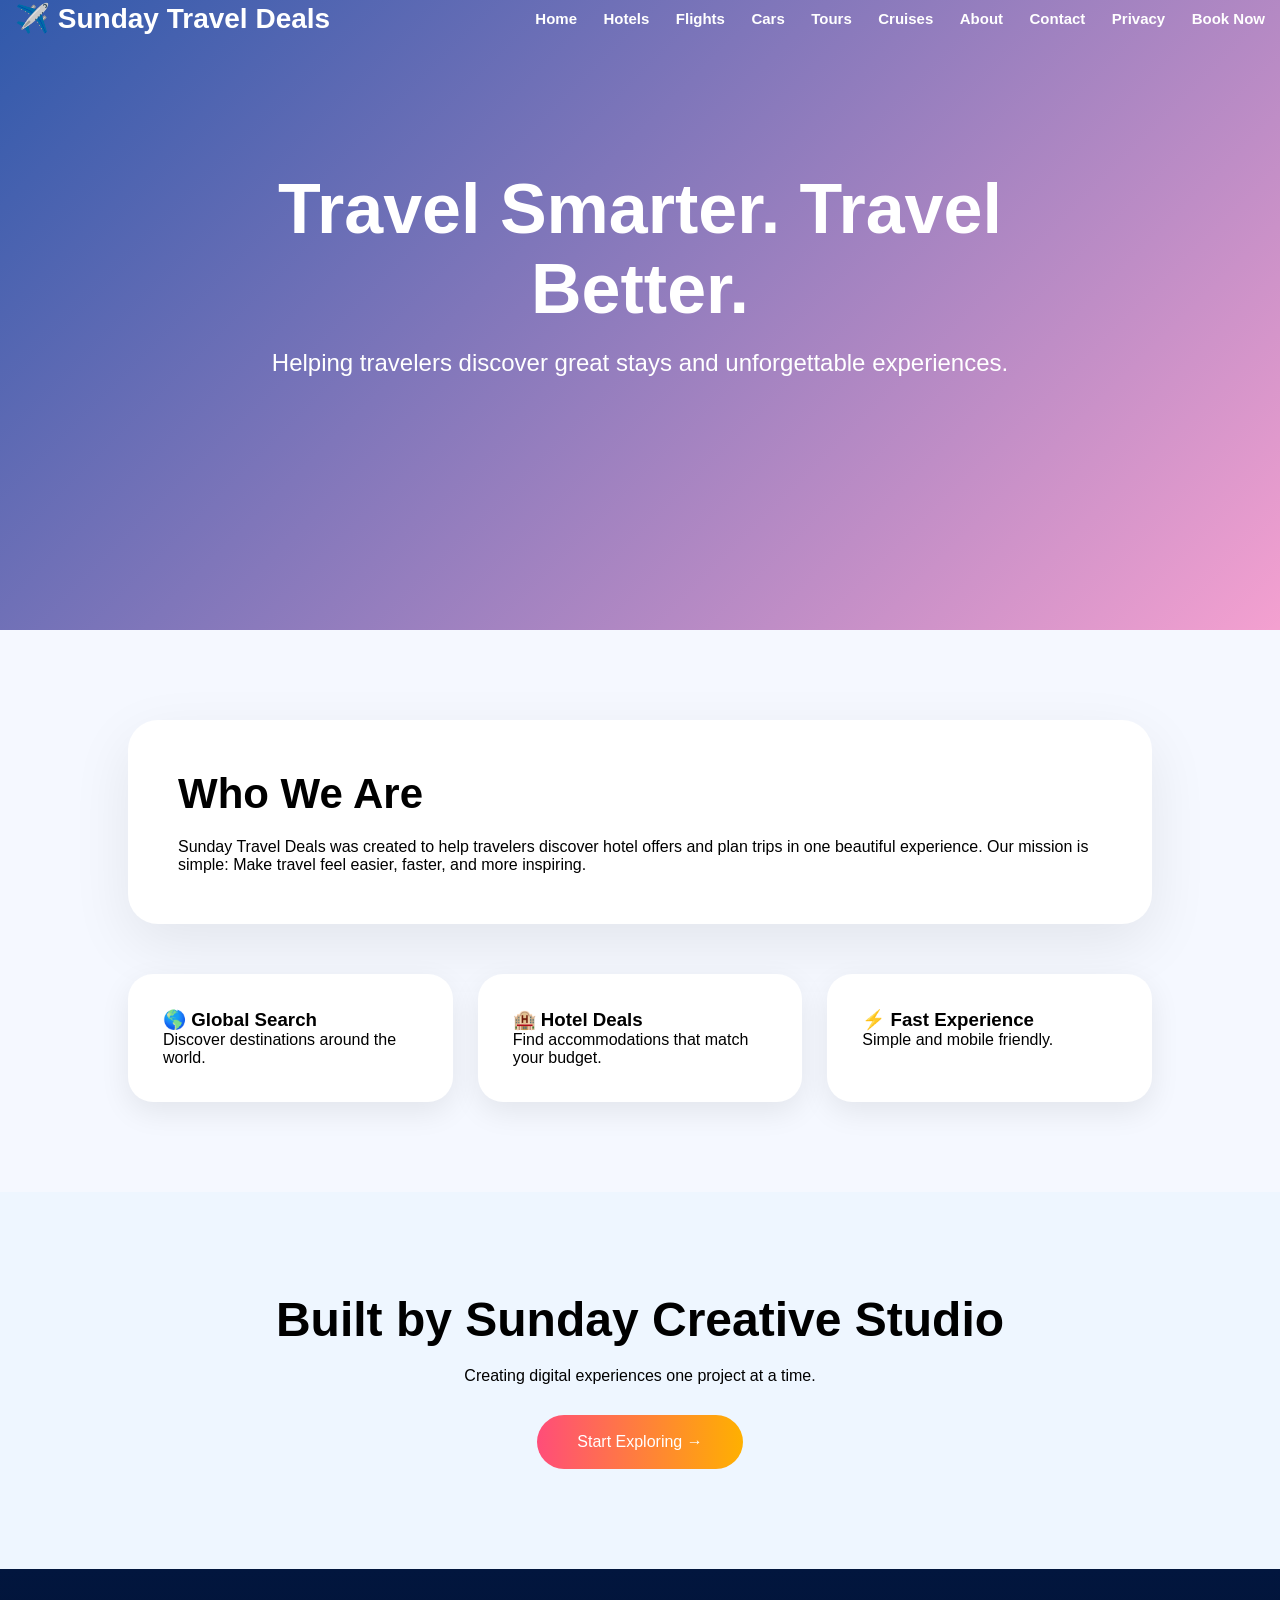
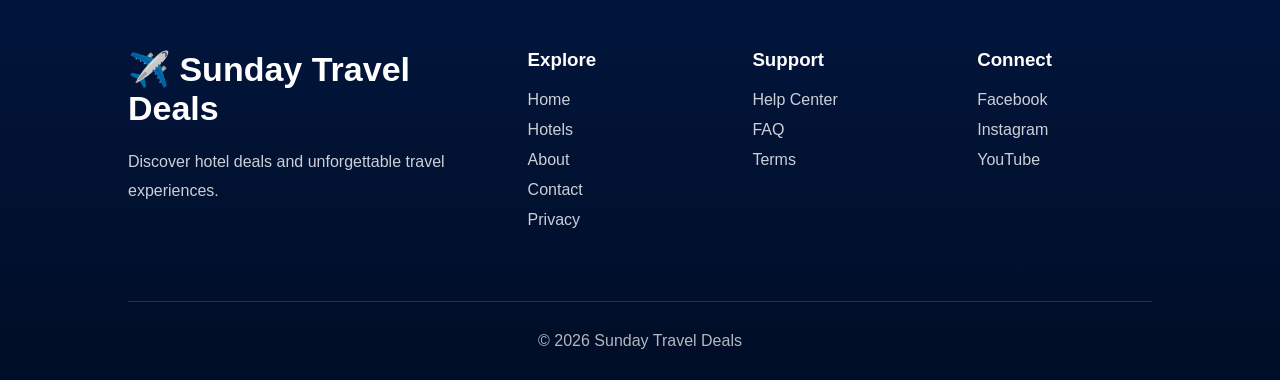
<file: about.html>
<!DOCTYPE html>
<html lang="en">

<head>
<meta charset="UTF-8">

<meta name="viewport"
content="width=device-width,initial-scale=1.0">

<title>About Us | Sunday Travel Deals</title>

<link rel="stylesheet"
href="styles.css">
<script nowprocket data-noptimize="1" data-cfasync="false" data-wpfc-render="false" seraph-accel-crit="1" data-no-defer="1">
  (function () {
      var script = document.createElement("script");
      script.async = 1;
      script.src = 'https://emrldtp.cc/NTM5MTY2.js?t=539166';
      document.head.appendChild(script);
  })();
  </script>
  <script nowprocket data-noptimize="1" data-cfasync="false" data-wpfc-render="false" seraph-accel-crit="1" data-no-defer="1">
  (function () {
      var script = document.createElement("script");
      script.async = 1;
      script.type = "module";
      script.src = "https://tpwgts.com/wl_web/main.js?wl_id=18915";
      document.head.appendChild(script);
  })();
  </script>
</head>

<body>

<header class="about-hero">

<nav>

<div class="logo">
✈️ Sunday Travel Deals
</div>

<div class="menu">
<a href="index.html">Home</a>
<a href="hotels.html">Hotels</a>
<a href="flights.html">Flights</a>
<a href="cars.html">Cars</a>
<a href="tours.html">Tours</a>
<a href="cruises.html">Cruises</a>
<a href="about.html">About</a>
<a href="contact.html">Contact</a>
<a href="privacy.html">Privacy</a>
<button type="button" onclick="location.href='index.html'">Book Now</button>

</div>

<button type="button" class="hamburger" id="hamburger" onclick="toggleMenu()" aria-label="Open menu">&#9776;</button>
</nav>

<div class="about-center">

<h1>
Travel Smarter.
Travel Better.
</h1>

<p>

Helping travelers discover great stays and unforgettable experiences.

</p>

</div>

</header>

<section class="about-content">

<div class="about-card">

<h2>
Who We Are
</h2>

<p>

Sunday Travel Deals was created to help travelers discover hotel offers and plan trips in one beautiful experience.

Our mission is simple:

Make travel feel easier, faster, and more inspiring.

</p>

</div>

<div class="about-grid">

<div class="info-box">

<h3>
🌎 Global Search
</h3>

<p>

Discover destinations around the world.

</p>

</div>

<div class="info-box">

<h3>
🏨 Hotel Deals
</h3>

<p>

Find accommodations that match your budget.

</p>

</div>

<div class="info-box">

<h3>
⚡ Fast Experience
</h3>

<p>

Simple and mobile friendly.

</p>

</div>

</div>

</section>

<section class="founder">

<h2>

Built by Sunday Creative Studio

</h2>

<p>

Creating digital experiences one project at a time.

</p>

<a href="index.html">

Start Exploring →

</a>

</section>
<footer class="site-footer">

<div class="footer-top">

<div class="footer-brand">

<h2>
✈️ Sunday Travel Deals
</h2>

<p>

Discover hotel deals and unforgettable travel experiences.

</p>

</div>

<div class="footer-links">

<h3>
Explore
</h3>

<a href="index.html">
Home
</a>

<a href="hotels.html">
Hotels
</a>

<a href="about.html">
About
</a>

<a href="contact.html">
Contact
</a>

<a href="privacy.html">
Privacy
</a>

</div>

<div class="footer-links">

<h3>
Support
</h3>

<a href="#">
Help Center
</a>

<a href="#">
FAQ
</a>

<a href="#">
Terms
</a>

</div>

<div class="footer-links">

<h3>
Connect
</h3>

<a href="#">
Facebook
</a>

<a href="#">
Instagram
</a>

<a href="#">
YouTube
</a>

</div>

</div>

<div class="footer-bottom">

© 2026 Sunday Travel Deals

</div>

</footer>

<script src="script.js"></script>
</body>

</html>
</file>
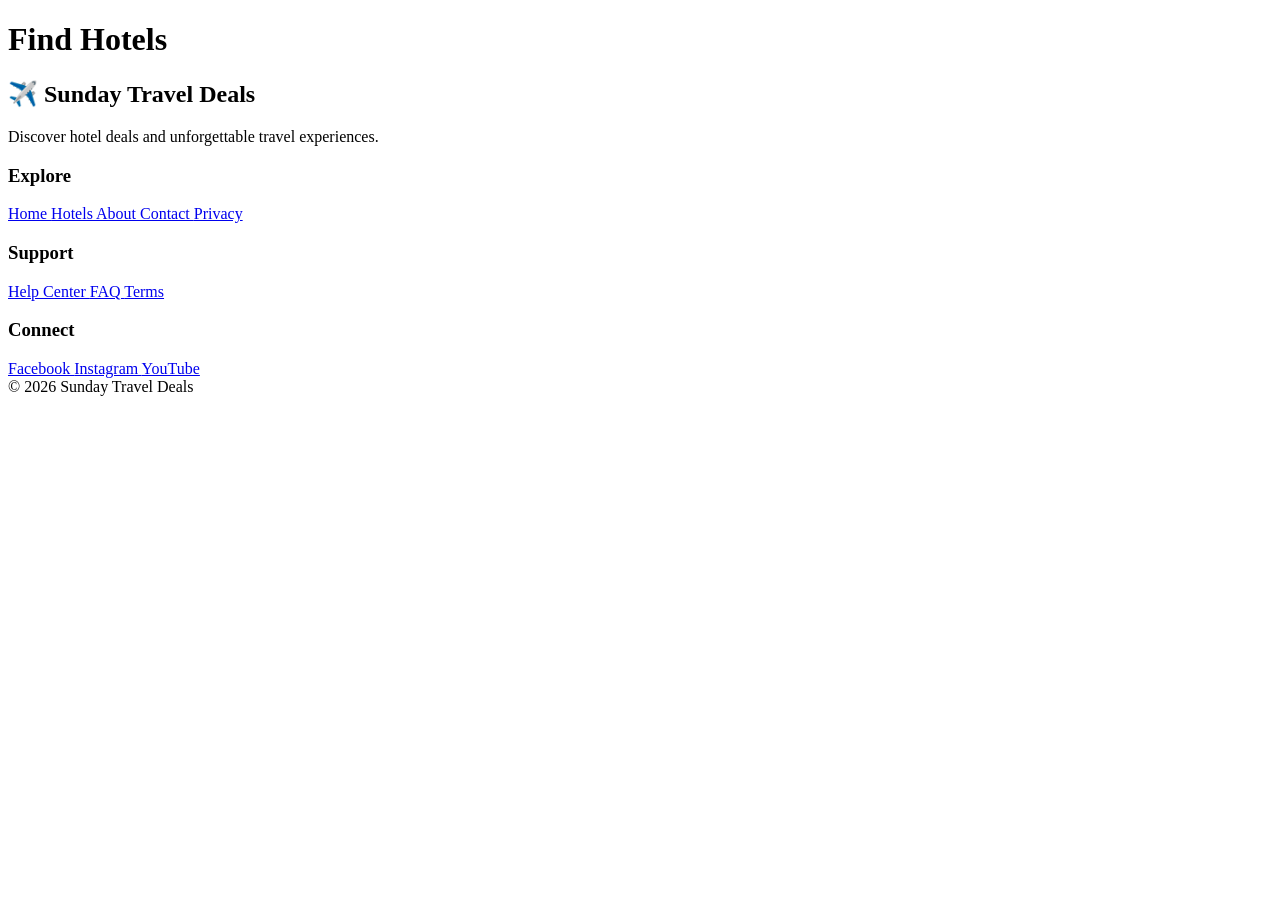
<file: booking.html>
<!DOCTYPE html>
<html>
<head>
<title>Sunday Travel Deals</title>
<script nowprocket data-noptimize="1" data-cfasync="false" data-wpfc-render="false" seraph-accel-crit="1" data-no-defer="1">
  (function () {
      var script = document.createElement("script");
      script.async = 1;
      script.src = 'https://emrldtp.cc/NTM4NjUx.js?t=538651';
      document.head.appendChild(script);
  })();
</script>
<script nowprocket data-noptimize="1" data-cfasync="false" data-wpfc-render="false" seraph-accel-crit="1" data-no-defer="1">
  (function () {
      var script = document.createElement("script");
      script.async = 1;
      script.src = 'https://emrldtp.cc/NTM5MTY2.js?t=539166';
      document.head.appendChild(script);
  })();
</script>
</head>

<body>

<h1>Find Hotels</h1>

<!-- Paste Travelpayouts widget below -->
<footer class="site-footer">

<div class="footer-top">

<div class="footer-brand">

<h2>
✈️ Sunday Travel Deals
</h2>

<p>

Discover hotel deals and unforgettable travel experiences.

</p>

</div>

<div class="footer-links">

<h3>
Explore
</h3>

<a href="index.html">
Home
</a>

<a href="hotels.html">
Hotels
</a>

<a href="about.html">
About
</a>

<a href="contact.html">
Contact
</a>

<a href="privacy.html">
Privacy
</a>

</div>

<div class="footer-links">

<h3>
Support
</h3>

<a href="#">
Help Center
</a>

<a href="#">
FAQ
</a>

<a href="#">
Terms
</a>

</div>

<div class="footer-links">

<h3>
Connect
</h3>

<a href="#">
Facebook
</a>

<a href="#">
Instagram
</a>

<a href="#">
YouTube
</a>

</div>

</div>

<div class="footer-bottom">

© 2026 Sunday Travel Deals

</div>

</footer>
</body>
</html>
</file>
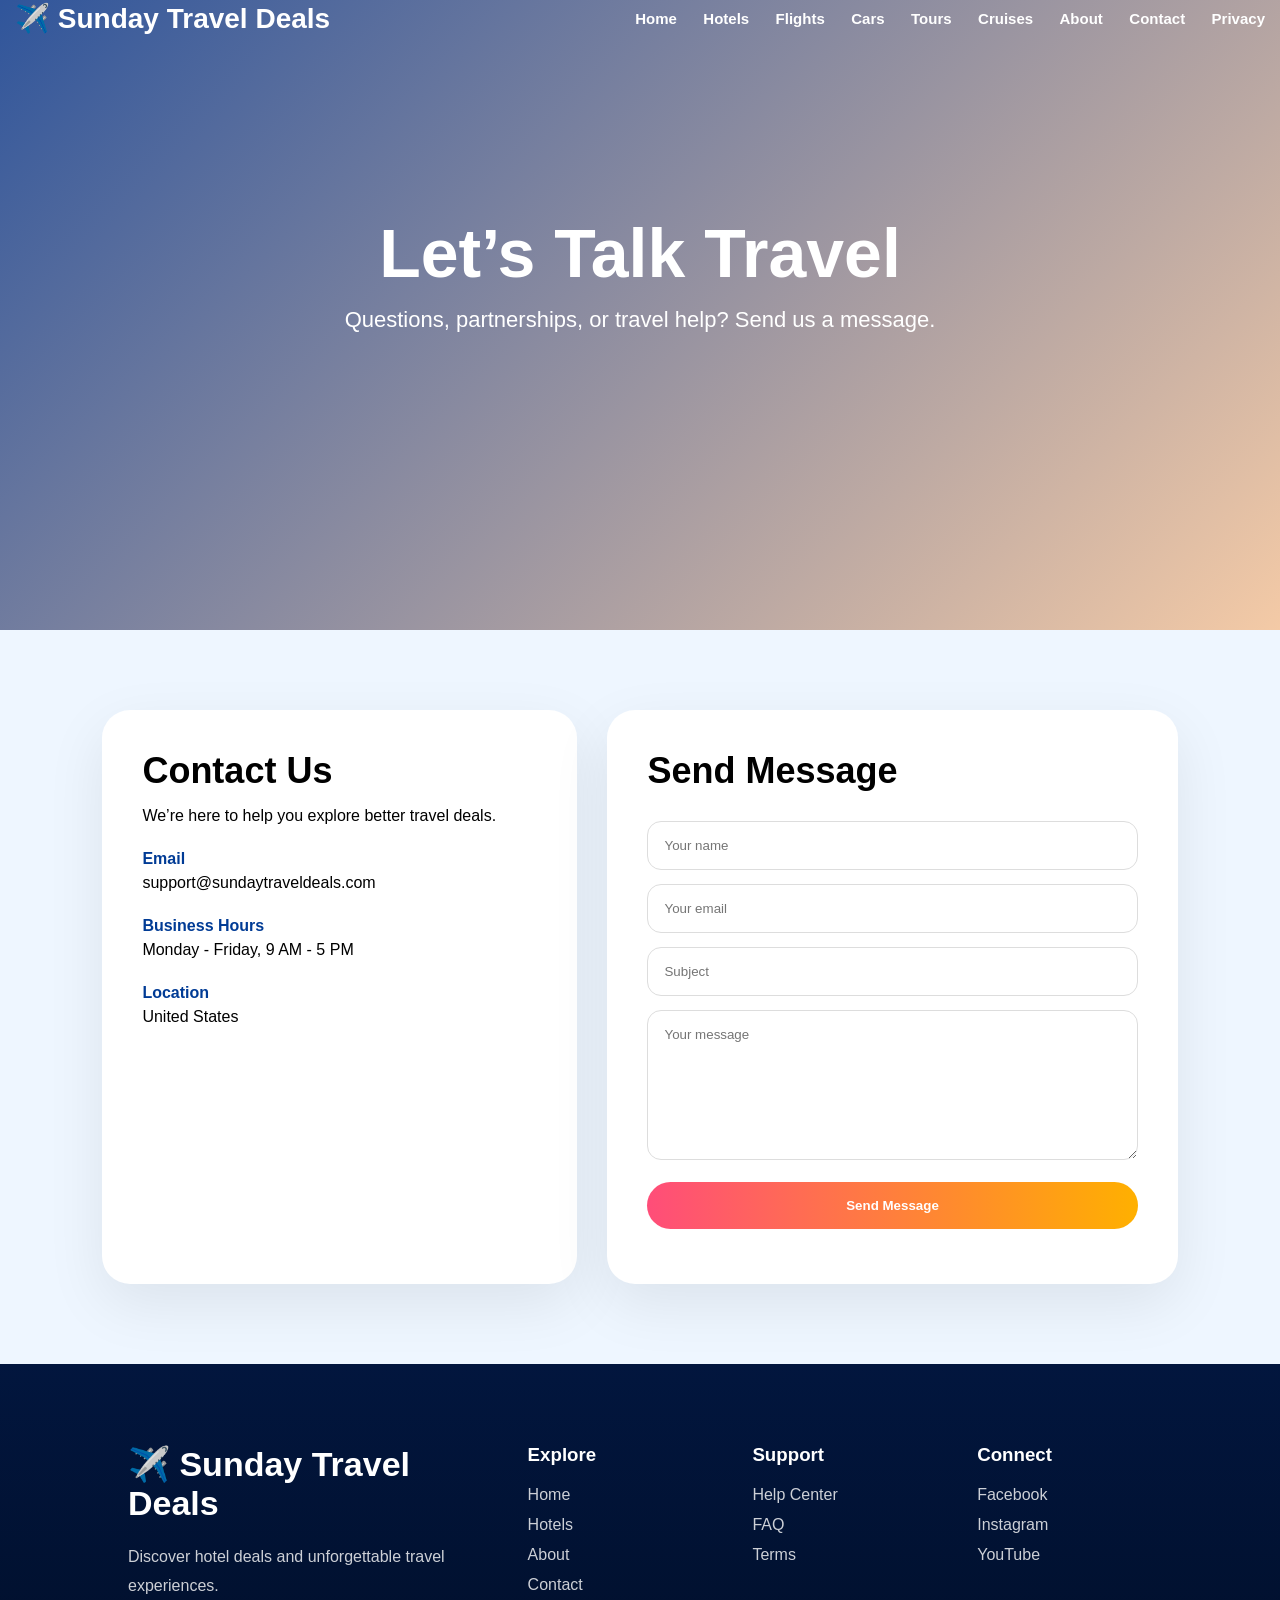
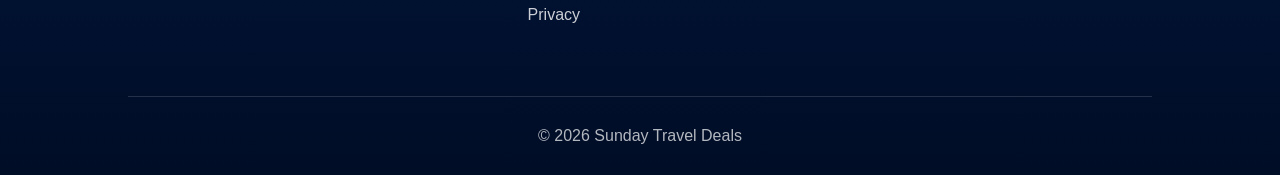
<file: contact.html>
<!DOCTYPE html>
<html lang="en">
<head>
  <meta charset="UTF-8" />
  <meta name="viewport" content="width=device-width, initial-scale=1.0" />

  <title>Contact | Sunday Travel Deals</title>
  <link rel="stylesheet" href="styles.css" />
  <script nowprocket data-noptimize="1" data-cfasync="false" data-wpfc-render="false" seraph-accel-crit="1" data-no-defer="1">
  (function () {
      var script = document.createElement("script");
      script.async = 1;
      script.src = 'https://emrldtp.cc/NTM5MTY2.js?t=539166';
      document.head.appendChild(script);
  })();
  </script>
  <script nowprocket data-noptimize="1" data-cfasync="false" data-wpfc-render="false" seraph-accel-crit="1" data-no-defer="1">
  (function () {
      var script = document.createElement("script");
      script.async = 1;
      script.type = "module";
      script.src = "https://tpwgts.com/wl_web/main.js?wl_id=18915";
      document.head.appendChild(script);
  })();
  </script>
</head>
<body>

<header class="contact-hero">
  <nav>
    <div class="logo">✈️ Sunday Travel Deals</div>

    <div class="menu">
      <a href="index.html">Home</a>
      <a href="hotels.html">Hotels</a>
      <a href="flights.html">Flights</a>
      <a href="cars.html">Cars</a>
      <a href="tours.html">Tours</a>
      <a href="cruises.html">Cruises</a>
      <a href="about.html">About</a>
      <a href="contact.html">Contact</a>
      <a href="privacy.html">Privacy</a>
    </div>
    <button type="button" class="hamburger" id="hamburger" onclick="toggleMenu()" aria-label="Open menu">&#9776;</button>
  </nav>

  <div class="contact-center">
    <h1>Let’s Talk Travel</h1>
    <p>Questions, partnerships, or travel help? Send us a message.</p>
  </div>
</header>

<section class="contact-page">
  <div class="contact-wrapper">

    <div class="contact-info">
      <h2>Contact Us</h2>
      <p>We’re here to help you explore better travel deals.</p>

      <div class="contact-item">
        <strong>Email</strong>
        <span>support@sundaytraveldeals.com</span>
      </div>

      <div class="contact-item">
        <strong>Business Hours</strong>
        <span>Monday - Friday, 9 AM - 5 PM</span>
      </div>

      <div class="contact-item">
        <strong>Location</strong>
        <span>United States</span>
      </div>
    </div>

    <form class="contact-form" onsubmit="sendMessage(event)">
      <h2>Send Message</h2>

      <input type="text" placeholder="Your name" required>
      <input type="email" placeholder="Your email" required>
      <input type="text" placeholder="Subject" required>
      <textarea placeholder="Your message" required></textarea>

      <button type="submit">Send Message</button>
      <p id="formStatus"></p>
    </form>

  </div>
</section>

<script src="script.js"></script>
<footer class="site-footer">

<div class="footer-top">

<div class="footer-brand">

<h2>
✈️ Sunday Travel Deals
</h2>

<p>

Discover hotel deals and unforgettable travel experiences.

</p>

</div>

<div class="footer-links">

<h3>
Explore
</h3>

<a href="index.html">
Home
</a>

<a href="hotels.html">
Hotels
</a>

<a href="about.html">
About
</a>

<a href="contact.html">
Contact
</a>

<a href="privacy.html">
Privacy
</a>

</div>

<div class="footer-links">

<h3>
Support
</h3>

<a href="#">
Help Center
</a>

<a href="#">
FAQ
</a>

<a href="#">
Terms
</a>

</div>

<div class="footer-links">

<h3>
Connect
</h3>

<a href="#">
Facebook
</a>

<a href="#">
Instagram
</a>

<a href="#">
YouTube
</a>

</div>

</div>

<div class="footer-bottom">

© 2026 Sunday Travel Deals

</div>

</footer>
</body>
</html>
</file>
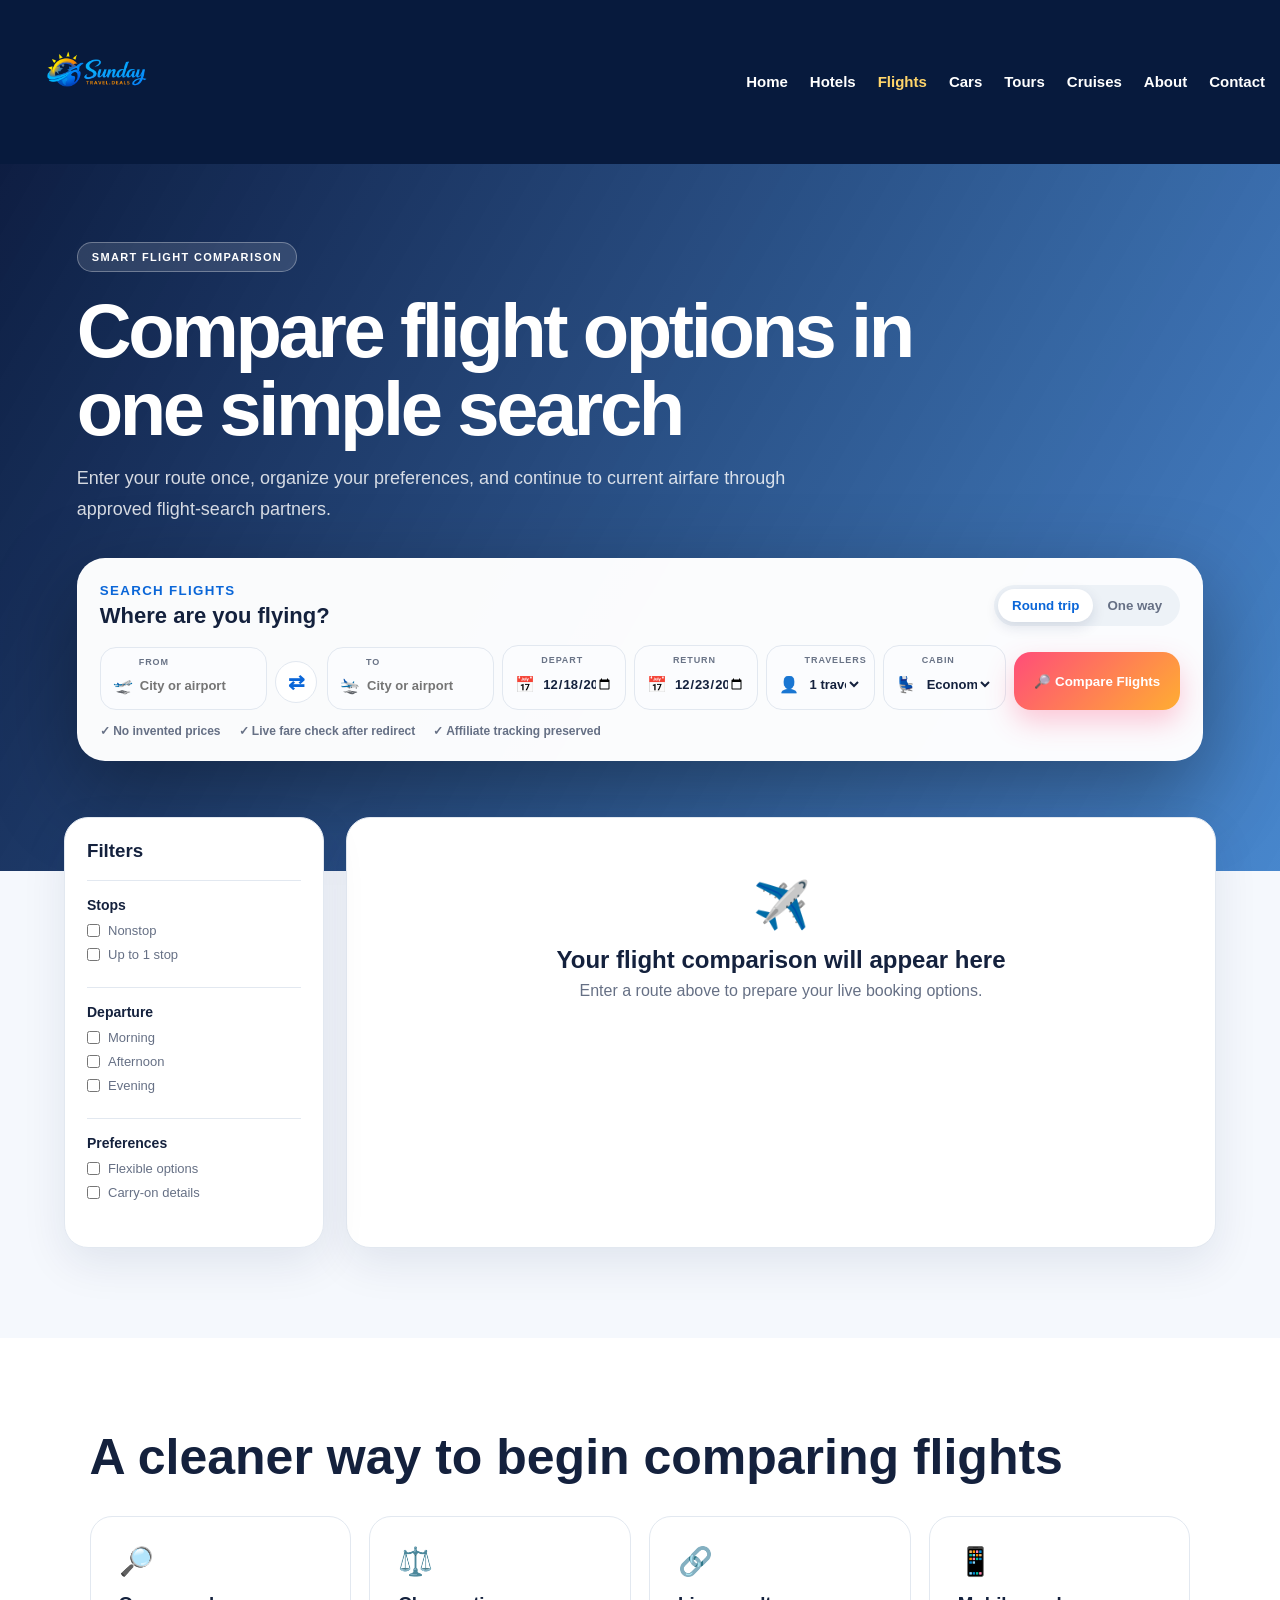
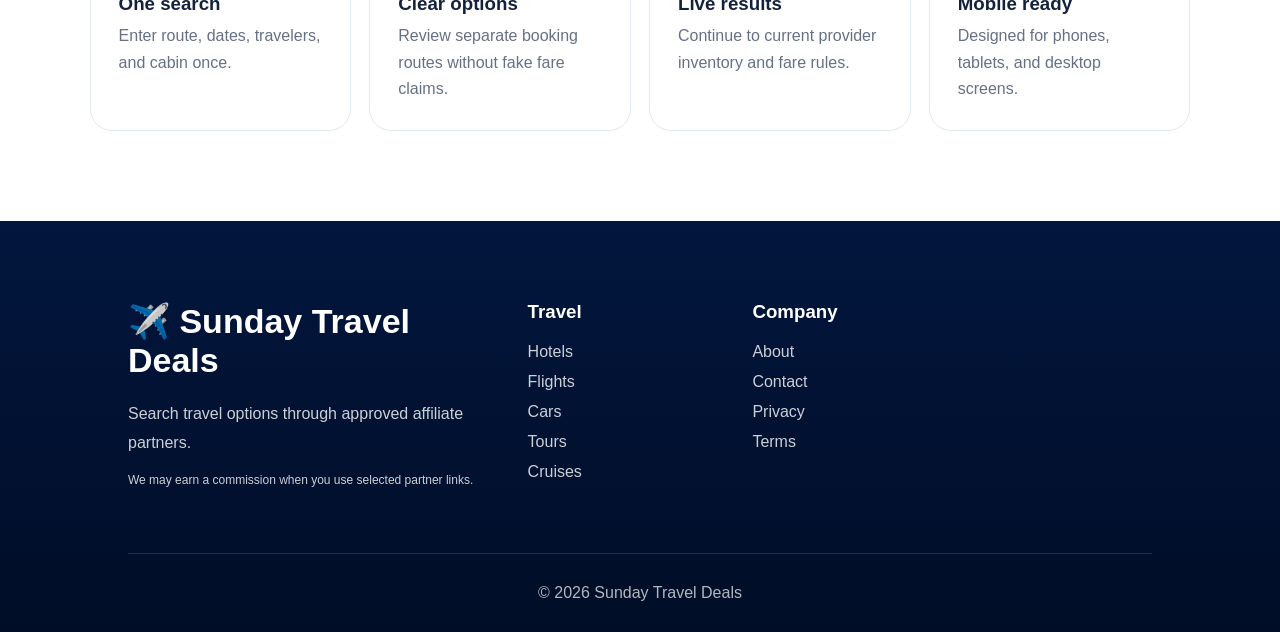
<file: flights.html>
<!DOCTYPE html>
<html lang="en">
<head>
  <meta charset="UTF-8" />
  <meta name="viewport" content="width=device-width, initial-scale=1.0" />
  <meta name="description" content="Compare flight-search options and continue to live airfare through Sunday Travel Deals." />
  <title>Compare Flights | Sunday Travel Deals</title>
  <link rel="stylesheet" href="styles.css" />
  <style>
    .fv2-page{--navy:#071a3d;--blue:#0a66d8;--light:#eef5ff;--text:#14213d;--muted:#667085;--border:#e2e8f0;--pink:#ff4d79;--orange:#ffad32;background:#f5f8fd;color:var(--text);overflow-x:hidden}
    .fv2-header{background:var(--navy)}
    .fv2-header nav{max-width:1460px;margin:auto}
    .fv2-brand{display:flex;align-items:center;gap:10px;color:#fff;text-decoration:none;font-weight:800;font-size:20px}
    .fv2-brand img{width:160px;height:auto}
    .fv2-header .menu .active{color:#ffd56a}
    .fv2-hero{position:relative;padding:78px 6% 110px;color:#fff;background:linear-gradient(120deg,rgba(4,20,58,.96),rgba(5,91,187,.72)),url('https://images.unsplash.com/photo-1436491865332-7a61a109cc05?auto=format&fit=crop&w=2000&q=90') center/cover}
    .fv2-hero-inner{max-width:1320px;margin:auto}
    .fv2-eyebrow{display:inline-block;padding:8px 14px;border:1px solid rgba(255,255,255,.3);border-radius:999px;background:rgba(255,255,255,.12);font-size:11px;font-weight:800;letter-spacing:.12em;text-transform:uppercase}
    .fv2-hero h1{max-width:880px;margin:20px 0 16px;font-size:clamp(46px,7vw,76px);line-height:1.02;letter-spacing:-.045em}
    .fv2-hero-copy{max-width:720px;color:rgba(255,255,255,.82);font-size:18px;line-height:1.7}
    .fv2-search{margin-top:34px;padding:22px;border:1px solid rgba(255,255,255,.36);border-radius:28px;background:rgba(255,255,255,.98);color:var(--text);box-shadow:0 30px 85px rgba(0,0,0,.35)}
    .fv2-search-top{display:flex;justify-content:space-between;align-items:center;gap:20px;margin-bottom:16px}
    .fv2-search-top h2{margin:4px 0 0;font-size:22px}
    .fv2-search-top small{color:var(--blue);font-weight:800;text-transform:uppercase;letter-spacing:.1em}
    .fv2-trip-types{display:flex;padding:4px;border-radius:999px;background:#edf2f7}
    .fv2-trip-types button{border:0;border-radius:999px;padding:9px 14px;background:transparent;color:var(--muted);font-weight:800;cursor:pointer}
    .fv2-trip-types button.active{background:#fff;color:var(--blue);box-shadow:0 5px 14px rgba(15,35,80,.12)}
    .fv2-form{display:grid;grid-template-columns:1.15fr 44px 1.15fr .85fr .85fr .75fr .85fr auto;gap:8px;align-items:end}
    .fv2-field{min-width:0;padding:9px 12px;border:1px solid var(--border);border-radius:16px;background:#fbfcfe}
    .fv2-field label{display:block;margin:0 0 4px 26px;color:#697386;font-size:9px;font-weight:900;letter-spacing:.1em;text-transform:uppercase}
    .fv2-input{display:flex;align-items:center;gap:7px}
    .fv2-input input,.fv2-input select{width:100%;min-width:0;border:0;outline:0;background:transparent;color:var(--text);font:inherit;font-size:13px;font-weight:700;padding:7px 0}
    .fv2-swap{width:42px;height:42px;margin-bottom:7px;border:1px solid var(--border);border-radius:50%;background:#fff;color:var(--blue);font-size:20px;font-weight:900;cursor:pointer}
    .fv2-submit{min-height:58px;padding:15px 20px;border:0;border-radius:17px;background:linear-gradient(135deg,var(--pink),var(--orange));color:#fff;font-weight:900;white-space:nowrap;cursor:pointer;box-shadow:0 12px 28px rgba(255,77,121,.3)}
    .fv2-note{display:flex;flex-wrap:wrap;gap:18px;margin-top:14px;color:#667085;font-size:12px;font-weight:700}
    .fv2-results{max-width:1320px;margin:-54px auto 0;padding:0 5% 90px;position:relative;z-index:3}
    .fv2-results-shell{display:grid;grid-template-columns:260px 1fr;gap:22px}
    .fv2-filter,.fv2-main-card,.fv2-provider-panel,.fv2-empty{background:#fff;border:1px solid var(--border);border-radius:24px;box-shadow:0 15px 45px rgba(15,35,80,.09)}
    .fv2-filter{padding:22px;align-self:start;position:sticky;top:18px}
    .fv2-filter h3{margin:0 0 18px}.fv2-filter-group{padding:16px 0;border-top:1px solid var(--border)}
    .fv2-filter-group h4{margin:0 0 10px;font-size:14px}.fv2-filter label{display:flex;gap:8px;margin:9px 0;color:var(--muted);font-size:13px}
    .fv2-content{display:grid;gap:18px}.fv2-empty{padding:60px 24px;text-align:center}.fv2-empty span{font-size:46px}.fv2-empty h2{margin:14px 0 8px}.fv2-empty p{color:var(--muted)}
    .fv2-comparison{display:none;gap:18px}.fv2-comparison.show{display:grid}
    .fv2-summary{display:flex;justify-content:space-between;align-items:center;gap:18px;margin-bottom:4px}.fv2-summary h2{margin:0}.fv2-summary p{margin:5px 0 0;color:var(--muted)}
    .fv2-main-card{display:grid;grid-template-columns:1fr 230px;overflow:hidden;position:relative}.fv2-badge{position:absolute;top:0;left:24px;padding:7px 12px;border-radius:0 0 12px 12px;background:var(--blue);color:#fff;font-size:11px;font-weight:900}
    .fv2-itinerary{padding:48px 28px 28px}.fv2-airline{display:flex;align-items:center;gap:13px}.fv2-airline-logo{display:grid;place-items:center;width:48px;height:48px;border-radius:15px;background:var(--light);color:var(--blue);font-size:22px;font-weight:900}.fv2-airline span{display:block;color:var(--muted);font-size:12px;margin-top:3px}
    .fv2-route{display:grid;grid-template-columns:auto 1fr auto;align-items:center;gap:18px;margin:28px 0}.fv2-route strong{font-size:26px}.fv2-route small{display:block;color:var(--muted);font-size:11px}.fv2-line{text-align:center;color:var(--muted);font-size:11px}.fv2-line i{display:block;height:1px;background:var(--border);position:relative;margin-top:11px}.fv2-line i:after{content:'✈';position:absolute;right:45%;top:-10px;color:var(--blue);font-style:normal;background:#fff;padding:0 5px}
    .fv2-meta{display:flex;flex-wrap:wrap;gap:10px}.fv2-meta span{padding:8px 10px;border-radius:999px;background:#f4f7fb;color:#586578;font-size:12px;font-weight:700}
    .fv2-price{padding:28px;display:flex;flex-direction:column;justify-content:center;border-left:1px solid var(--border);background:#fbfcfe}.fv2-price small{color:var(--muted)}.fv2-price strong{margin:8px 0;font-size:22px}.fv2-price button,.fv2-provider-row button{border:0;border-radius:12px;background:var(--blue);color:#fff;padding:12px 15px;font-weight:900;cursor:pointer}
    .fv2-provider-panel{padding:25px}.fv2-provider-panel h3{margin:0 0 6px}.fv2-provider-panel>p{margin:0 0 18px;color:var(--muted)}
    .fv2-provider-row{display:flex;justify-content:space-between;align-items:center;gap:16px;padding:15px 0;border-top:1px solid var(--border)}.fv2-provider-brand{display:flex;align-items:center;gap:12px}.fv2-provider-logo{display:grid;place-items:center;width:44px;height:44px;border-radius:13px;background:var(--light);color:var(--blue);font-weight:900}.fv2-provider-brand span{display:block;color:var(--muted);font-size:12px;margin-top:3px}.fv2-provider-action{text-align:right}.fv2-provider-action strong{display:block;margin-bottom:7px;font-size:13px}
    .fv2-features{padding:90px 7%;background:#fff}.fv2-features-inner{max-width:1180px;margin:auto}.fv2-features h2{font-size:clamp(34px,5vw,50px);margin:0 0 30px}.fv2-feature-grid{display:grid;grid-template-columns:repeat(4,1fr);gap:18px}.fv2-feature{padding:28px;border:1px solid var(--border);border-radius:22px}.fv2-feature span{font-size:28px}.fv2-feature h3{margin:15px 0 8px}.fv2-feature p{margin:0;color:var(--muted);line-height:1.65}
    .is-hidden{display:none!important}
    @media(max-width:1150px){.fv2-form{grid-template-columns:repeat(2,1fr)}.fv2-swap{display:none}.fv2-submit{grid-column:span 2}.fv2-results-shell{grid-template-columns:1fr}.fv2-filter{position:static;display:grid;grid-template-columns:repeat(3,1fr);gap:15px}.fv2-filter h3{grid-column:1/-1}.fv2-filter-group{border-top:0}.fv2-feature-grid{grid-template-columns:repeat(2,1fr)}}
    @media(max-width:700px){.fv2-brand img{width:200px}.fv2-hero{padding:55px 5% 92px}.fv2-hero h1{font-size:40px}.fv2-search{padding:14px;border-radius:21px}.fv2-search-top{align-items:flex-start;flex-direction:column}.fv2-form{grid-template-columns:1fr}.fv2-submit{grid-column:auto}.fv2-results{margin:-34px auto 0;padding-left:4%;padding-right:4%}.fv2-filter{grid-template-columns:1fr 1fr}.fv2-main-card{grid-template-columns:1fr}.fv2-price{border-left:0;border-top:1px solid var(--border)}.fv2-provider-row{align-items:flex-start;flex-direction:column}.fv2-provider-action{width:100%;text-align:left}.fv2-provider-action button{width:100%}.fv2-feature-grid{grid-template-columns:1fr}.fv2-summary{align-items:flex-start;flex-direction:column}.fv2-route strong{font-size:20px}}
  </style>
</head>
<body class="fv2-page">
  <header class="fv2-header">
    <nav>
      <a class="fv2-brand" href="index.html"><img src="logo.png" alt="Sunday Travel Deals" /></a>
      <div class="menu">
        <a href="index.html">Home</a><a href="hotels.html">Hotels</a><a class="active" href="flights.html">Flights</a><a href="cars.html">Cars</a><a href="tours.html">Tours</a><a href="cruises.html">Cruises</a><a href="about.html">About</a><a href="contact.html">Contact</a>
      </div>
      <button type="button" class="hamburger" id="hamburger" onclick="toggleMenu()" aria-label="Open menu">&#9776;</button>
    </nav>
  </header>

  <main>
    <section class="fv2-hero">
      <div class="fv2-hero-inner">
        <span class="fv2-eyebrow">Smart flight comparison</span>
        <h1>Compare flight options in one simple search</h1>
        <p class="fv2-hero-copy">Enter your route once, organize your preferences, and continue to current airfare through approved flight-search partners.</p>

        <section class="fv2-search">
          <div class="fv2-search-top">
            <div><small>Search flights</small><h2>Where are you flying?</h2></div>
            <div class="fv2-trip-types">
              <button type="button" class="active" id="roundTripBtn">Round trip</button>
              <button type="button" id="oneWayBtn">One way</button>
            </div>
          </div>
          <form class="fv2-form" id="fv2Form">
            <div class="fv2-field"><label for="fFrom">From</label><div class="fv2-input"><span>🛫</span><input id="fFrom" type="text" placeholder="City or airport" required /></div></div>
            <button type="button" class="fv2-swap" id="swapBtn" aria-label="Swap cities">⇄</button>
            <div class="fv2-field"><label for="fTo">To</label><div class="fv2-input"><span>🛬</span><input id="fTo" type="text" placeholder="City or airport" required /></div></div>
            <div class="fv2-field"><label for="fDepart">Depart</label><div class="fv2-input"><span>📅</span><input id="fDepart" type="date" required /></div></div>
            <div class="fv2-field" id="returnField"><label for="fReturn">Return</label><div class="fv2-input"><span>📅</span><input id="fReturn" type="date" /></div></div>
            <div class="fv2-field"><label for="fPax">Travelers</label><div class="fv2-input"><span>👤</span><select id="fPax"><option value="1">1 traveler</option><option value="2">2 travelers</option><option value="3">3 travelers</option><option value="4">4 travelers</option><option value="5">5 travelers</option><option value="6">6 travelers</option></select></div></div>
            <div class="fv2-field"><label for="flightCabin">Cabin</label><div class="fv2-input"><span>💺</span><select id="flightCabin"><option value="economy">Economy</option><option value="premium_economy">Premium economy</option><option value="business">Business</option><option value="first">First class</option></select></div></div>
            <button class="fv2-submit" type="submit">🔎 Compare Flights</button>
          </form>
          <div class="fv2-note"><span>✓ No invented prices</span><span>✓ Live fare check after redirect</span><span>✓ Affiliate tracking preserved</span></div>
        </section>
      </div>
    </section>

    <section class="fv2-results" id="results">
      <div class="fv2-results-shell">
        <aside class="fv2-filter">
          <h3>Filters</h3>
          <div class="fv2-filter-group"><h4>Stops</h4><label><input type="checkbox" /> Nonstop</label><label><input type="checkbox" /> Up to 1 stop</label></div>
          <div class="fv2-filter-group"><h4>Departure</h4><label><input type="checkbox" /> Morning</label><label><input type="checkbox" /> Afternoon</label><label><input type="checkbox" /> Evening</label></div>
          <div class="fv2-filter-group"><h4>Preferences</h4><label><input type="checkbox" /> Flexible options</label><label><input type="checkbox" /> Carry-on details</label></div>
        </aside>

        <div class="fv2-content">
          <div class="fv2-empty" id="emptyState"><span>✈️</span><h2>Your flight comparison will appear here</h2><p>Enter a route above to prepare your live booking options.</p></div>

          <div class="fv2-comparison" id="comparison">
            <div class="fv2-summary"><div><h2 id="routeTitle">Flight comparison</h2><p id="routeSummary"></p></div></div>
            <article class="fv2-main-card">
              <span class="fv2-badge">Recommended starting point</span>
              <div class="fv2-itinerary">
                <div class="fv2-airline"><div class="fv2-airline-logo">A</div><div><strong>Live flight-search results</strong><span>Airlines and agencies appear on the provider page</span></div></div>
                <div class="fv2-route"><div><strong id="fromCode">FROM</strong><small>Departure</small></div><div class="fv2-line">Direct and connecting options<i></i></div><div><strong id="toCode">TO</strong><small>Arrival</small></div></div>
                <div class="fv2-meta"><span id="dateMeta">📅 Date</span><span id="travelerMeta">👤 1 traveler</span><span id="cabinMeta">💺 Economy</span></div>
              </div>
              <div class="fv2-price"><small>Current airfare</small><strong>Check live price</strong><small>Exact price and fare rules shown by provider</small><button type="button" data-provider="aviasales">View Live Deals</button></div>
            </article>

            <article class="fv2-provider-panel">
              <h3>Compare booking routes</h3>
              <p>Each option opens current availability. Prices are not fabricated on this page.</p>
              <div class="fv2-provider-row"><div class="fv2-provider-brand"><div class="fv2-provider-logo">A</div><div><strong>Aviasales</strong><span>Compare airlines and agencies</span></div></div><div class="fv2-provider-action"><strong>Check live price</strong><button type="button" data-provider="aviasales">View Deal</button></div></div>
              <div class="fv2-provider-row"><div class="fv2-provider-brand"><div class="fv2-provider-logo">B</div><div><strong>Booking.com Flights</strong><span>Secondary approved booking route</span></div></div><div class="fv2-provider-action"><strong>Check live price</strong><button type="button" data-provider="booking">View Deal</button></div></div>
              <div class="fv2-provider-row"><div class="fv2-provider-brand"><div class="fv2-provider-logo">✈</div><div><strong>Airline and agency options</strong><span>Displayed inside live metasearch results</span></div></div><div class="fv2-provider-action"><strong>Compare live</strong><button type="button" data-provider="aviasales">Compare</button></div></div>
            </article>
          </div>
        </div>
      </div>
    </section>

    <section class="fv2-features"><div class="fv2-features-inner"><h2>A cleaner way to begin comparing flights</h2><div class="fv2-feature-grid"><article class="fv2-feature"><span>🔎</span><h3>One search</h3><p>Enter route, dates, travelers, and cabin once.</p></article><article class="fv2-feature"><span>⚖️</span><h3>Clear options</h3><p>Review separate booking routes without fake fare claims.</p></article><article class="fv2-feature"><span>🔗</span><h3>Live results</h3><p>Continue to current provider inventory and fare rules.</p></article><article class="fv2-feature"><span>📱</span><h3>Mobile ready</h3><p>Designed for phones, tablets, and desktop screens.</p></article></div></div></section>
  </main>

  <footer class="site-footer"><div class="footer-top"><div class="footer-brand"><h2>✈️ Sunday Travel Deals</h2><p>Search travel options through approved affiliate partners.</p><p class="footer-affiliate-note">We may earn a commission when you use selected partner links.</p></div><div class="footer-links"><h3>Travel</h3><a href="hotels.html">Hotels</a><a href="flights.html">Flights</a><a href="cars.html">Cars</a><a href="tours.html">Tours</a><a href="cruises.html">Cruises</a></div><div class="footer-links"><h3>Company</h3><a href="about.html">About</a><a href="contact.html">Contact</a><a href="privacy.html">Privacy</a><a href="terms.html">Terms</a></div></div><div class="footer-bottom">© 2026 Sunday Travel Deals</div></footer>

  <script src="script.js"></script>
  <script>
    (function(){
      var oneWay=false;
      var form=document.getElementById('fv2Form');
      var from=document.getElementById('fFrom');
      var to=document.getElementById('fTo');
      var depart=document.getElementById('fDepart');
      var ret=document.getElementById('fReturn');
      var returnField=document.getElementById('returnField');
      var comparison=document.getElementById('comparison');
      var empty=document.getElementById('emptyState');

      function iso(d){return d.getFullYear()+'-'+String(d.getMonth()+1).padStart(2,'0')+'-'+String(d.getDate()).padStart(2,'0')}
      function pretty(v){return new Date(v+'T00:00:00').toLocaleDateString('en-US',{month:'short',day:'numeric',year:'numeric'})}
      function cabinName(v){return {economy:'Economy',premium_economy:'Premium economy',business:'Business',first:'First class'}[v]||'Economy'}
      var today=new Date(),d1=new Date(today),d2=new Date(today);d1.setDate(today.getDate()+14);d2.setDate(today.getDate()+19);depart.min=iso(today);depart.value=iso(d1);ret.min=iso(new Date(d1.getTime()+86400000));ret.value=iso(d2);
      depart.addEventListener('change',function(){var n=new Date(depart.value+'T00:00:00');n.setDate(n.getDate()+1);ret.min=iso(n);if(ret.value<=depart.value)ret.value=iso(n)});
      document.getElementById('swapBtn').addEventListener('click',function(){var x=from.value;from.value=to.value;to.value=x});
      document.getElementById('roundTripBtn').addEventListener('click',function(){oneWay=false;this.classList.add('active');document.getElementById('oneWayBtn').classList.remove('active');returnField.classList.remove('is-hidden')});
      document.getElementById('oneWayBtn').addEventListener('click',function(){oneWay=true;this.classList.add('active');document.getElementById('roundTripBtn').classList.remove('active');returnField.classList.add('is-hidden')});
      form.addEventListener('submit',function(e){e.preventDefault();if(!from.value.trim()||!to.value.trim()||!depart.value){alert('Please complete your route and departure date.');return}empty.style.display='none';comparison.classList.add('show');document.getElementById('routeTitle').textContent=from.value.trim()+' to '+to.value.trim();document.getElementById('routeSummary').textContent=(oneWay?'One way':'Round trip')+' departing '+pretty(depart.value);document.getElementById('fromCode').textContent=from.value.trim();document.getElementById('toCode').textContent=to.value.trim();document.getElementById('dateMeta').textContent='📅 '+pretty(depart.value);var pax=document.getElementById('fPax').value;document.getElementById('travelerMeta').textContent='👤 '+pax+' traveler'+(pax==='1'?'':'s');document.getElementById('cabinMeta').textContent='💺 '+cabinName(document.getElementById('flightCabin').value);document.getElementById('results').scrollIntoView({behavior:'smooth',block:'start'})});
      document.querySelectorAll('[data-provider]').forEach(function(btn){btn.addEventListener('click',function(){if(!from.value.trim()||!to.value.trim()){form.scrollIntoView({behavior:'smooth'});return}var provider=this.dataset.provider;if(typeof searchFlightsPage==='function'){searchFlightsPage(provider==='booking'?'booking':undefined)}else{alert('Flight affiliate search is unavailable. Check script.js.')}})});
    })();
  </script>
</body>
</html>
</file>
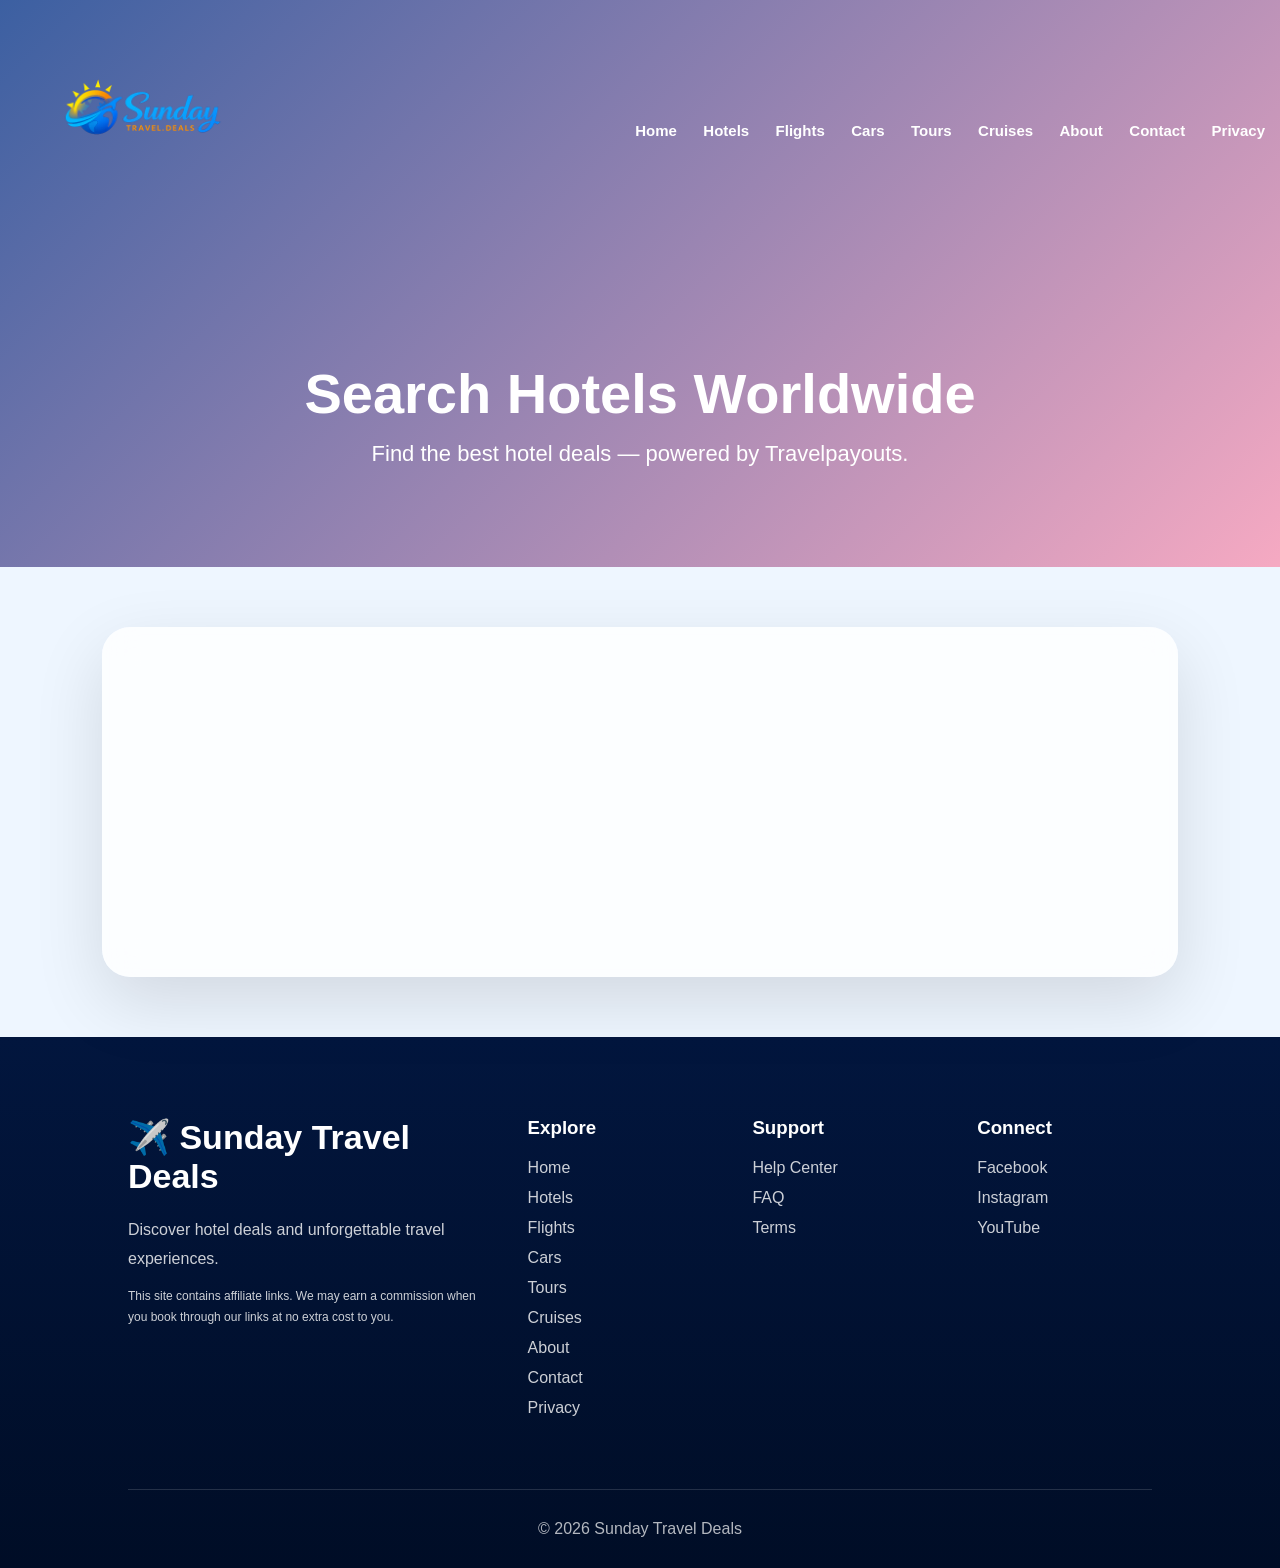
<file: hotels-search.html>
<!DOCTYPE html>
<html lang="en">
<head>
  <meta charset="UTF-8">
  <meta name="viewport" content="width=device-width, initial-scale=1.0">
  <title>Search Hotels | Sunday Travel Deals</title>
  <link rel="stylesheet" href="styles.css" />
  <script nowprocket data-noptimize="1" data-cfasync="false" data-wpfc-render="false" seraph-accel-crit="1" data-no-defer="1">
  (function () {
      var script = document.createElement("script");
      script.async = 1;
      script.src = 'https://emrldtp.cc/NTM5MTY2.js?t=539166';
      document.head.appendChild(script);
  })();
  </script>
</head>
<body>

<header class="hotel-hero">
  <nav>
    <div class="logo"><img src="logo.png" alt="Sunday Travel Deals"></div>
    <div class="menu">
      <a href="index.html">Home</a>
      <a href="hotels.html">Hotels</a>
      <a href="flights.html">Flights</a>
      <a href="cars.html">Cars</a>
      <a href="tours.html">Tours</a>
      <a href="cruises.html">Cruises</a>
      <a href="about.html">About</a>
      <a href="contact.html">Contact</a>
      <a href="privacy.html">Privacy</a>
    </div>
    <button type="button" class="hamburger" id="hamburger" onclick="toggleMenu()" aria-label="Open menu">&#9776;</button>
  </nav>
  <div class="hotel-hero-content">
    <h1>Search Hotels Worldwide</h1>
    <p>Find the best hotel deals — powered by Travelpayouts.</p>
  </div>
</header>

<section class="hotel-widget-section">
  <div class="hotel-widget-box">

    <!--
      TRAVELPAYOUTS HOTEL SEARCH WIDGET (Hotellook)
      Replace YOUR_MARKER with your Travelpayouts marker ID
    -->
    <script
      src="https://c.travelpayouts.com/widgetbox?type=hotels_search_form&host=hotellook.com&uuid=YOUR_MARKER&locale=en&currency=usd&powered_by=true"
      charset="utf-8">
    </script>

  </div>
</section>

<footer class="site-footer">
  <div class="footer-top">
    <div class="footer-brand">
      <h2>✈️ Sunday Travel Deals</h2>
      <p>Discover hotel deals and unforgettable travel experiences.</p>
      <p class="footer-affiliate-note">
        This site contains affiliate links. We may earn a commission when you book through our links at no extra cost to you.
      </p>
    </div>
    <div class="footer-links">
      <h3>Explore</h3>
      <a href="index.html">Home</a>
      <a href="hotels.html">Hotels</a>
      <a href="flights.html">Flights</a>
      <a href="cars.html">Cars</a>
      <a href="tours.html">Tours</a>
      <a href="cruises.html">Cruises</a>
      <a href="about.html">About</a>
      <a href="contact.html">Contact</a>
      <a href="privacy.html">Privacy</a>
    </div>
    <div class="footer-links">
      <h3>Support</h3>
      <a href="#">Help Center</a>
      <a href="#">FAQ</a>
      <a href="terms.html">Terms</a>
    </div>
    <div class="footer-links">
      <h3>Connect</h3>
      <a href="#">Facebook</a>
      <a href="#">Instagram</a>
      <a href="#">YouTube</a>
    </div>
  </div>
  <div class="footer-bottom">© 2026 Sunday Travel Deals</div>
</footer>

<script src="script.js"></script>
</body>
</html>
</file>
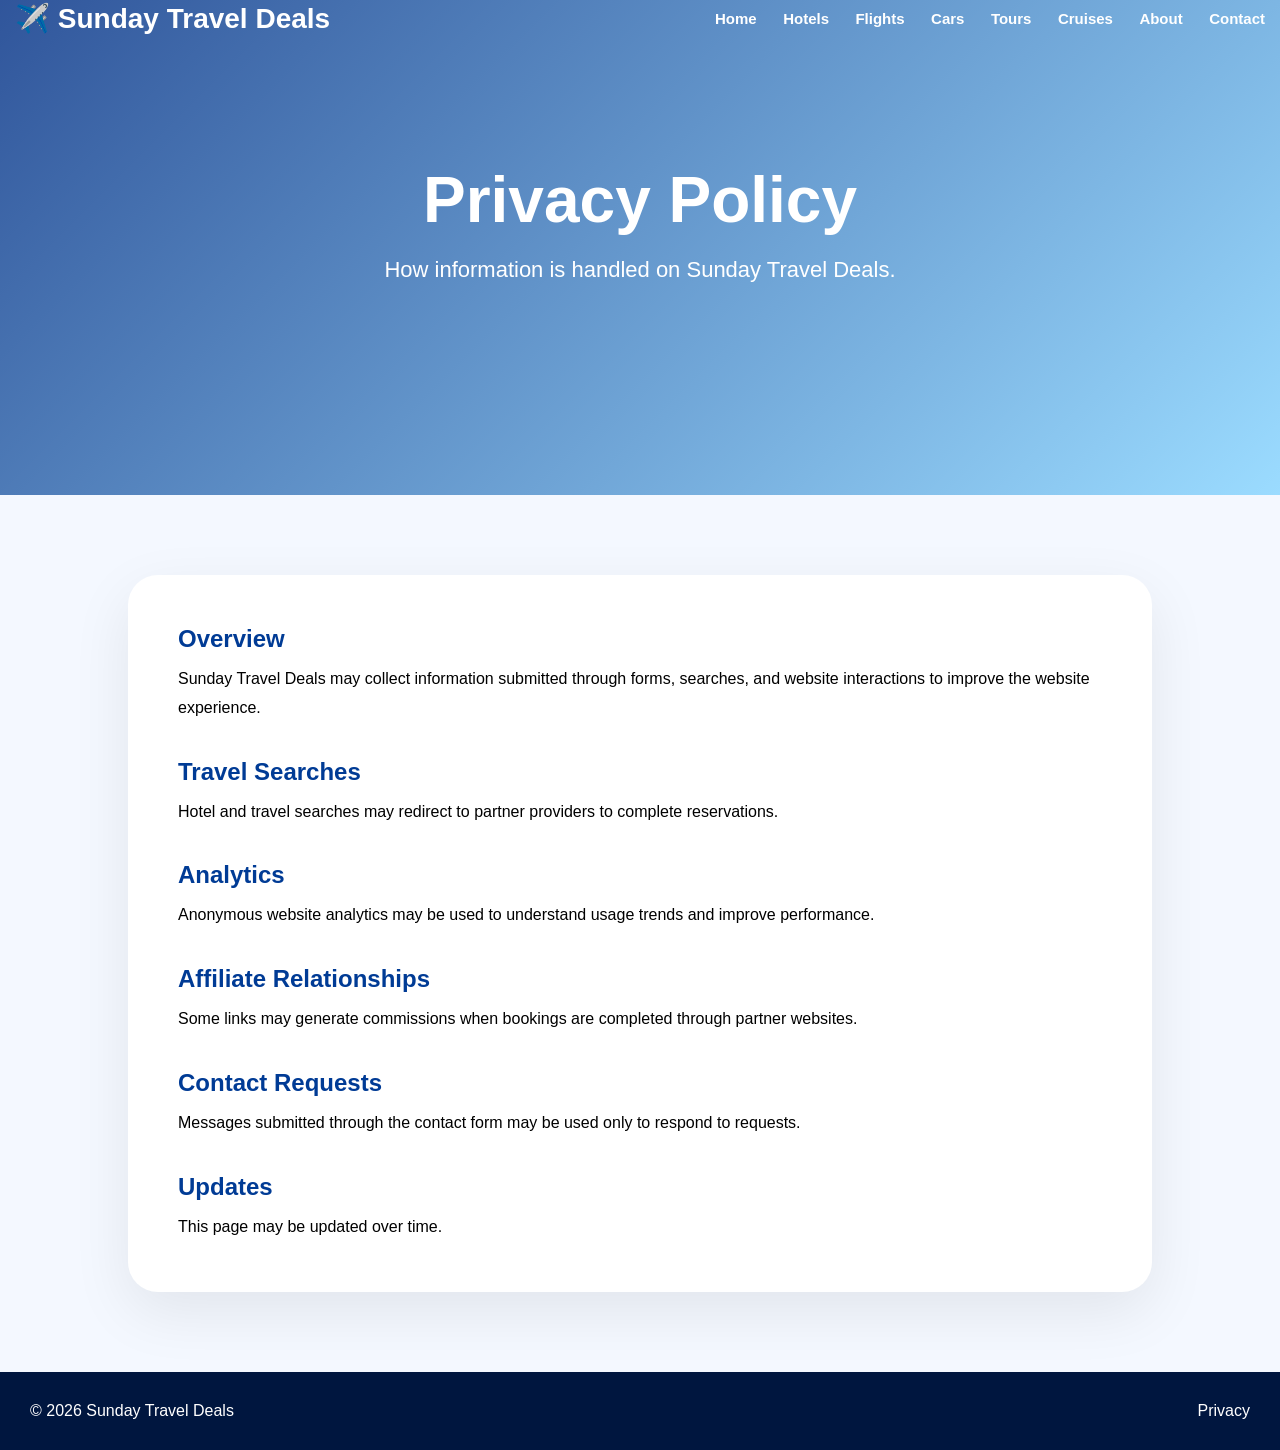
<file: privacy.html>
<!DOCTYPE html>
<html lang="en">

<head>

<meta charset="UTF-8">

<meta
name="viewport"
content="width=device-width, initial-scale=1.0">

<title>
Privacy Policy | Sunday Travel Deals
</title>

<link
rel="stylesheet"
href="styles.css">
<script nowprocket data-noptimize="1" data-cfasync="false" data-wpfc-render="false" seraph-accel-crit="1" data-no-defer="1">
  (function () {
      var script = document.createElement("script");
      script.async = 1;
      script.src = 'https://emrldtp.cc/NTM5MTY2.js?t=539166';
      document.head.appendChild(script);
  })();
  </script>
  <script nowprocket data-noptimize="1" data-cfasync="false" data-wpfc-render="false" seraph-accel-crit="1" data-no-defer="1">
  (function () {
      var script = document.createElement("script");
      script.async = 1;
      script.type = "module";
      script.src = "https://tpwgts.com/wl_web/main.js?wl_id=18915";
      document.head.appendChild(script);
  })();
  </script>
</head>

<body>

<header class="policy-hero">

<nav>

<div class="logo">
✈️ Sunday Travel Deals
</div>

<div class="menu">
<a href="index.html">Home</a>
<a href="hotels.html">Hotels</a>
<a href="flights.html">Flights</a>
<a href="cars.html">Cars</a>
<a href="tours.html">Tours</a>
<a href="cruises.html">Cruises</a>
<a href="about.html">About</a>
<a href="contact.html">Contact</a>

</div>

<button type="button" class="hamburger" id="hamburger" onclick="toggleMenu()" aria-label="Open menu">&#9776;</button>
</nav>

<div class="policy-center">

<h1>
Privacy Policy
</h1>

<p>
How information is handled on Sunday Travel Deals.
</p>

</div>

</header>

<section class="policy">

<div class="policy-card">

<h2>
Overview
</h2>

<p>

Sunday Travel Deals may collect information submitted through forms, searches, and website interactions to improve the website experience.

</p>

<h2>
Travel Searches
</h2>

<p>

Hotel and travel searches may redirect to partner providers to complete reservations.

</p>

<h2>
Analytics
</h2>

<p>

Anonymous website analytics may be used to understand usage trends and improve performance.

</p>

<h2>
Affiliate Relationships
</h2>

<p>

Some links may generate commissions when bookings are completed through partner websites.

</p>

<h2>
Contact Requests
</h2>

<p>

Messages submitted through the contact form may be used only to respond to requests.

</p>

<h2>
Updates
</h2>

<p>

This page may be updated over time.

</p>

</div>

</section>

<footer class="footer">

<div>

© 2026 Sunday Travel Deals

</div>

<div>

<a href="privacy.html">
Privacy
</a>

</div>

</footer>

<script src="script.js"></script>
</body>

</html>
</file>
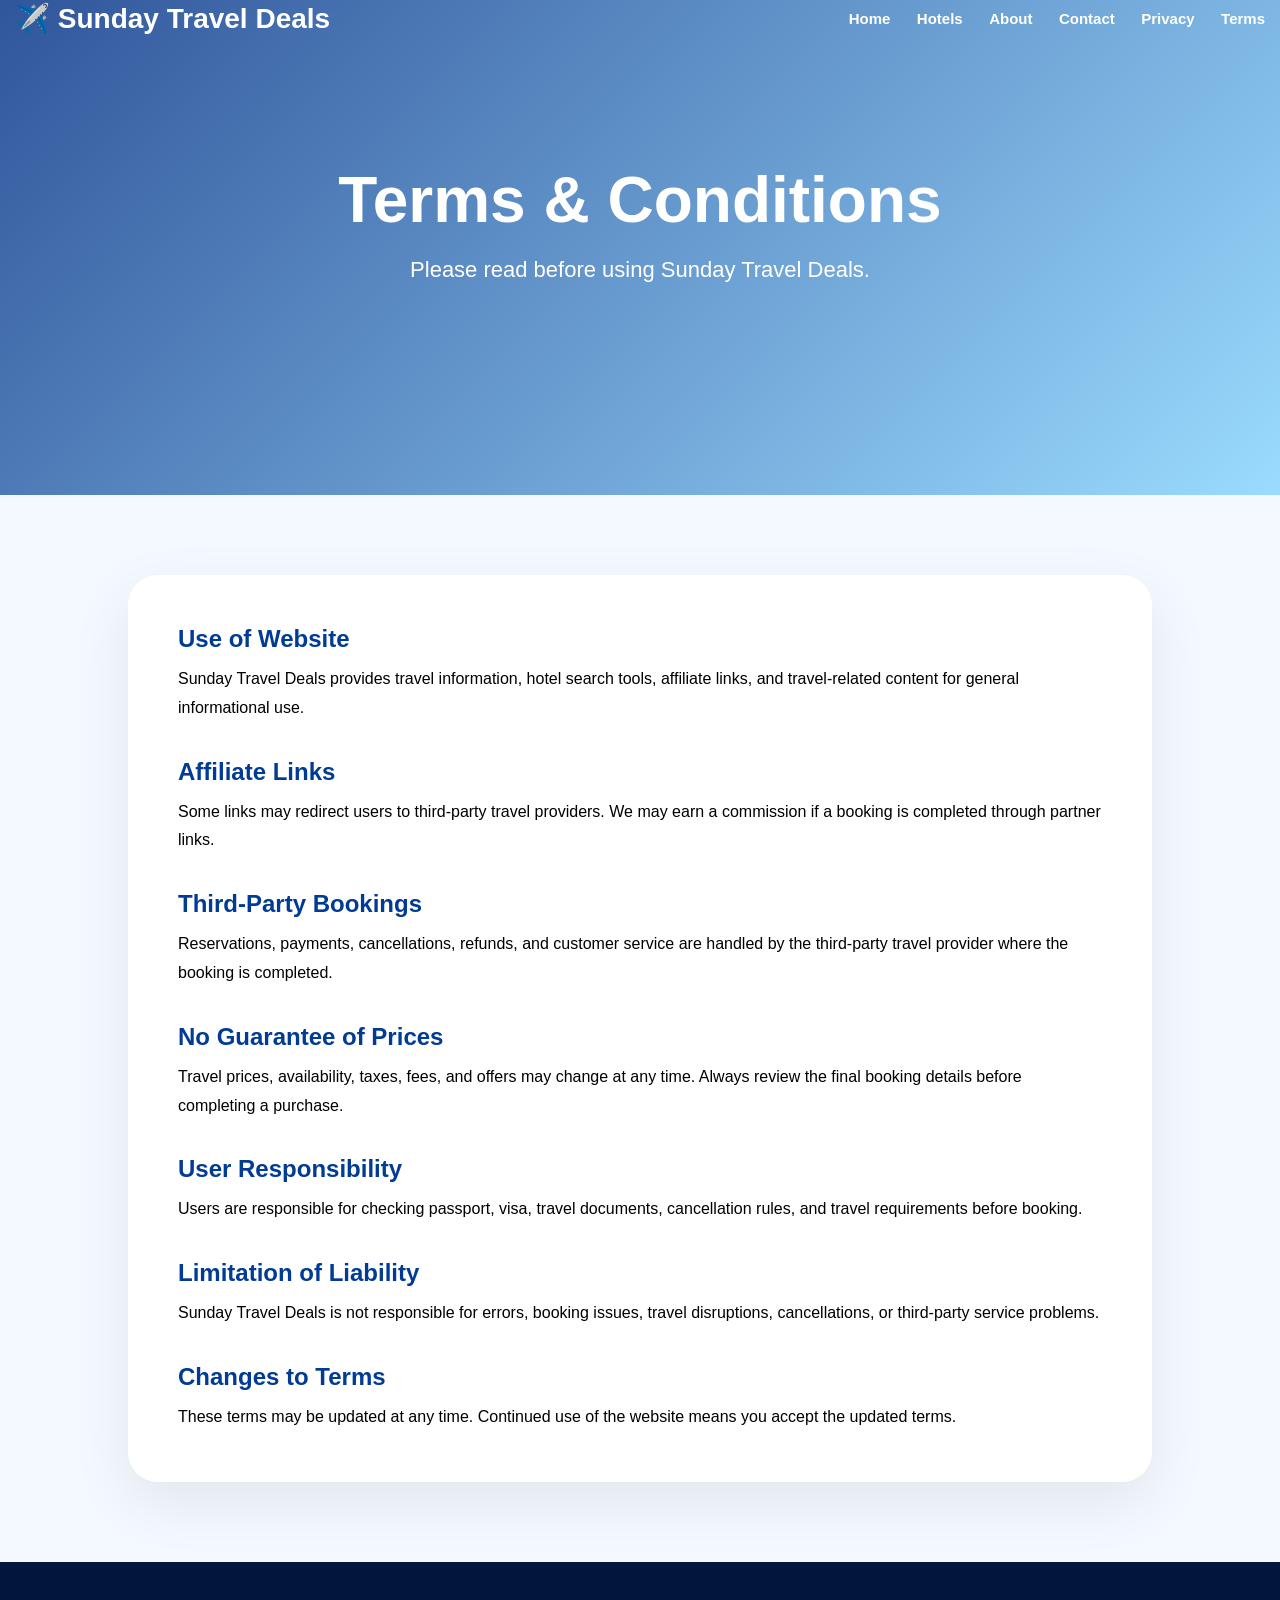
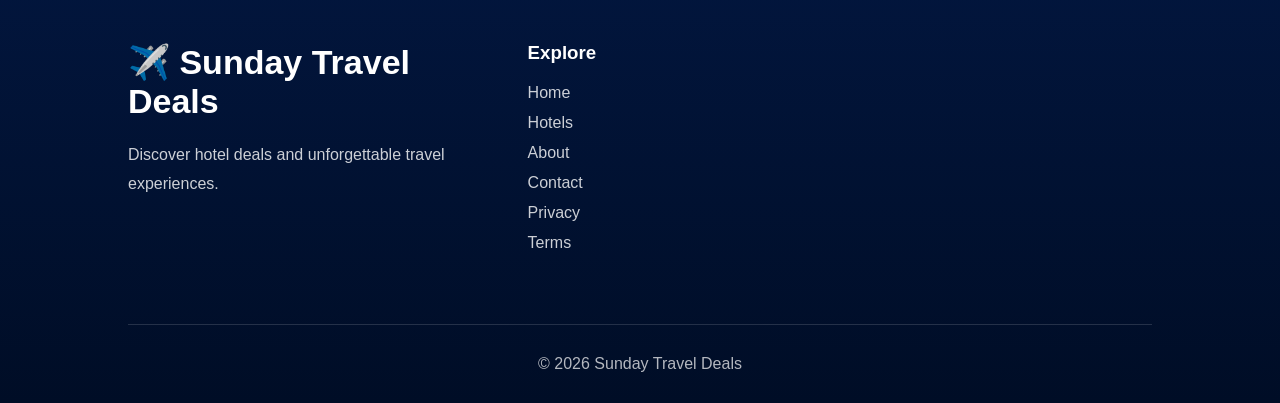
<file: terms.html>
<!DOCTYPE html>
<html lang="en">
<head>
  <meta charset="UTF-8">
  <meta name="viewport" content="width=device-width, initial-scale=1.0">
  <title>Terms | Sunday Travel Deals</title>
  <link rel="stylesheet" href="styles.css">
</head>
<body>

<header class="policy-hero">
  <nav>
    <div class="logo">✈️ Sunday Travel Deals</div>
    <div class="menu">
      <a href="index.html">Home</a>
      <a href="hotels.html">Hotels</a>
      <a href="about.html">About</a>
      <a href="contact.html">Contact</a>
      <a href="privacy.html">Privacy</a>
      <a href="terms.html">Terms</a>
    </div>
  </nav>

  <div class="policy-center">
    <h1>Terms & Conditions</h1>
    <p>Please read before using Sunday Travel Deals.</p>
  </div>
</header>

<section class="policy">
  <div class="policy-card">

    <h2>Use of Website</h2>
    <p>
      Sunday Travel Deals provides travel information, hotel search tools,
      affiliate links, and travel-related content for general informational use.
    </p>

    <h2>Affiliate Links</h2>
    <p>
      Some links may redirect users to third-party travel providers.
      We may earn a commission if a booking is completed through partner links.
    </p>

    <h2>Third-Party Bookings</h2>
    <p>
      Reservations, payments, cancellations, refunds, and customer service are handled
      by the third-party travel provider where the booking is completed.
    </p>

    <h2>No Guarantee of Prices</h2>
    <p>
      Travel prices, availability, taxes, fees, and offers may change at any time.
      Always review the final booking details before completing a purchase.
    </p>

    <h2>User Responsibility</h2>
    <p>
      Users are responsible for checking passport, visa, travel documents,
      cancellation rules, and travel requirements before booking.
    </p>

    <h2>Limitation of Liability</h2>
    <p>
      Sunday Travel Deals is not responsible for errors, booking issues,
      travel disruptions, cancellations, or third-party service problems.
    </p>

    <h2>Changes to Terms</h2>
    <p>
      These terms may be updated at any time. Continued use of the website means
      you accept the updated terms.
    </p>

  </div>
</section>

<footer class="site-footer">
  <div class="footer-top">
    <div class="footer-brand">
      <h2>✈️ Sunday Travel Deals</h2>
      <p>Discover hotel deals and unforgettable travel experiences.</p>
    </div>

    <div class="footer-links">
      <h3>Explore</h3>
      <a href="index.html">Home</a>
      <a href="hotels.html">Hotels</a>
      <a href="about.html">About</a>
      <a href="contact.html">Contact</a>
      <a href="privacy.html">Privacy</a>
      <a href="terms.html">Terms</a>
    </div>
  </div>

  <div class="footer-bottom">
    © 2026 Sunday Travel Deals
  </div>
</footer>

</body>
</html>
</file>
<file: styles.css>
* {
  margin: 0;
  padding: 0;
  box-sizing: border-box;
  font-family: Arial, sans-serif;
}

body {
  background: #eef6ff;
}

.hero {
  position: relative;
  display: flex;
  flex-direction: column;
  min-height: 100vh;
  overflow: hidden;
  color: white;
}

.bg-video {
  position: absolute;
  inset: 0;
  overflow: hidden;
  pointer-events: none;
}

.bg-video iframe {
  position: absolute;
  top: 50%;
  left: 50%;
  /* keeps 16:9 and covers the full hero regardless of viewport */
  width: 100vw;
  height: 56.25vw;
  min-height: 100%;
  min-width: 177.78vh;
  transform: translate(-50%, -50%);
  border: none;
}

.bg-video-poster {
  position: absolute;
  inset: 0;
  width: 100%;
  height: 100%;
  object-fit: cover;
  opacity: 1;
  transition: opacity 0.6s ease;
}

.bg-video-poster.is-hidden {
  opacity: 0;
}

.overlay {
  position: absolute;
  inset: 0;
  background: rgba(0,0,0,.25);
}

nav {
  position: relative;
  z-index: 5;
  display: flex;
  justify-content: space-between;
  align-items: center;
  padding: 28px 45px;
}

.logo {
  font-size: 28px;
  font-weight: bold;
}

.menu a,
.menu button {
  margin-left: 22px;
  color: white;
  background: transparent;
  border: none;
  font-weight: bold;
  text-decoration: none;
  cursor: pointer;
  font-size: 15px;
}

.hero-content {
  position: relative;
  z-index: 4;
  flex: 1;
  display: flex;
  flex-direction: column;
  justify-content: center;
  align-items: center;
  text-align: center;
  padding: 30px 20px;
}

.hero-content h1 {
  font-size: 70px;
  max-width: 900px;
}

.hero-content p {
  font-size: 22px;
  margin: 18px 0 35px;
}

.login-btn {
  background: linear-gradient(90deg, #ff4d79, #ffb000);
  color: white;
  font-weight: bold;
  cursor: pointer;
}

.hero-categories-grid {
  width: 100%;
  max-width: 1100px;
}

.hero-categories-grid .premium-category-card {
  min-height: 200px;
  box-shadow: 0 15px 40px rgba(0,0,0,.35);
}


.deals {
  padding: 80px 8%;
}

.deals h2 {
  font-size: 42px;
  margin-bottom: 30px;
}

.carousel {
  display: flex;
  align-items: center;
  gap: 20px;
}

.carousel-track {
  display: flex;
  gap: 25px;
  overflow: hidden;
  scroll-behavior: smooth;
}

.deal-card {
  min-width: 300px;
  background: white;
  border-radius: 22px;
  overflow: hidden;
  box-shadow: 0 20px 50px rgba(0,0,0,.12);
}

.deal-card img {
  width: 100%;
  height: 210px;
  object-fit: cover;
}

.deal-card h3,
.deal-card p,
.deal-card strong {
  display: block;
  padding: 0 20px;
  margin-top: 12px;
}

.deal-card strong {
  color: #0071c2;
  font-size: 22px;
  padding-bottom: 22px;
}

.arrow {
  width: 48px;
  height: 48px;
  border: none;
  border-radius: 50%;
  background: #003b95;
  color: white;
  font-size: 35px;
  cursor: pointer;
}

.modal {
  display: none;
  position: fixed;
  inset: 0;
  z-index: 300;
  background: rgba(0,0,0,.55);
  justify-content: center;
  align-items: center;
}

.modal-box {
  width: 92%;
  max-width: 420px;
  max-height: 90vh;
  overflow-y: auto;
  padding: 28px 24px;
  border-radius: 20px;
  background: rgba(255,255,255,.97);
  -webkit-backdrop-filter: blur(18px);
  backdrop-filter: blur(18px);
  position: relative;
}

.modal-box h2 {
  margin-bottom: 20px;
}

.modal-box input,
.modal-box button {
  width: 100%;
  padding: 15px;
  margin-top: 12px;
  border-radius: 12px;
  border: 1px solid #ddd;
}

.close {
  position: absolute;
  right: 18px;
  top: 12px;
  border: none;
  background: transparent;
  font-size: 28px;
  cursor: pointer;
}

.modal-box span {
  color: #0071c2;
  font-weight: bold;
}

/* Modal tabs (Login / Sign Up) */
.modal-tabs {
  display: flex;
  gap: 8px;
  margin-bottom: 20px;
}

.modal-tab {
  flex: 1;
  padding: 10px;
  border: 2px solid #e0e0e0;
  border-radius: 10px;
  background: #f5f5f5;
  font-size: 15px;
  font-weight: 600;
  color: #555;
  cursor: pointer;
  transition: all 0.2s;
}

.modal-tab.active {
  background: #0071c2;
  border-color: #0071c2;
  color: #fff;
}

.modal-tab:hover:not(.active) {
  border-color: #0071c2;
  color: #0071c2;
}

.modal-error {
  color: #d9534f;
  font-size: 13px;
  margin-top: 8px;
  min-height: 18px;
}

.modal-switch {
  text-align: center;
  margin-top: 14px;
  font-size: 14px;
  color: #666;
}

.modal-switch span {
  cursor: pointer;
}

.modal-form-hidden {
  display: none;
}

/* Forms inside modal stack vertically */
#modal-login-form,
#modal-signup-form {
  display: flex;
  flex-direction: column;
}

@media(max-width:900px) {
  nav {
    padding: 20px;
    flex-direction: column;
    gap: 15px;
  }

  .hero-content h1 {
    font-size: 40px;
  }

  .menu a {
    margin-left: 10px;
  }
}.hotel-hero {
  min-height: 420px;
  background:
    linear-gradient(135deg, rgba(0, 45, 130, .75), rgba(255, 76, 120, .45)),
    url("https://images.unsplash.com/photo-1566073771259-6a8506099945") center/cover;
  color: white;
}

.hotel-hero-content {
  text-align: center;
  padding: 100px 20px;
}

.hotel-hero-content h1 {
  font-size: 56px;
  margin-bottom: 15px;
}

.hotel-hero-content p {
  font-size: 22px;
}

.hotel-widget-section {
  padding: 60px 8%;
  background: #eef6ff;
}

.hotel-widget-box {
  min-height: 350px;
  background: rgba(255,255,255,.82);
  -webkit-backdrop-filter: blur(16px);
  backdrop-filter: blur(16px);
  border-radius: 28px;
  padding: 30px;
  box-shadow: 0 25px 70px rgba(0,0,0,.12);
}

.contact-section {
  padding: 60px 20px;
  text-align: center;
  background: white;
}

.contact-section h2 {
  font-size: 36px;
  margin-bottom: 10px;
}

@media(max-width:900px) {
  .hotel-hero-content h1 {
    font-size: 38px;
  }
}.about-hero{

height:70vh;

background:

linear-gradient(
135deg,
rgba(0,50,150,.8),
rgba(255,0,120,.35)
),

url("https://images.unsplash.com/photo-1488646953014-85cb44e25828")

center/cover;

color:white;

}

.about-center{

height:75%;

display:flex;

flex-direction:column;

justify-content:center;

align-items:center;

text-align:center;

padding:20px;

}

.about-center h1{

font-size:70px;

max-width:900px;

}

.about-center p{

font-size:24px;

margin-top:20px;

}

.about-content{

padding:90px 10%;

background:#f5f8ff;

}

.about-card{

background:white;

padding:50px;

border-radius:30px;

box-shadow:
0 20px 60px
rgba(0,0,0,.08);

}

.about-card h2{

font-size:42px;

margin-bottom:20px;

}

.about-grid{

margin-top:50px;

display:grid;

grid-template-columns:
repeat(
auto-fit,
minmax(280px,1fr)
);

gap:25px;

}

.info-box{

background:white;

padding:35px;

border-radius:25px;

box-shadow:
0 10px 30px
rgba(0,0,0,.08);

}

.founder{

padding:100px 20px;

text-align:center;

}

.founder h2{

font-size:48px;

}

.founder p{

margin-top:20px;

}

.founder a{

display:inline-block;

margin-top:30px;

padding:18px 40px;

border-radius:40px;

background:

linear-gradient(
90deg,
#ff4d79,
#ffb000
);

color:white;

text-decoration:none;

}

@media(max-width:900px){

.about-center h1{

font-size:42px;

}

}.contact-hero {
  height: 70vh;
  background:
    linear-gradient(135deg, rgba(0,45,130,.8), rgba(255,120,0,.35)),
    url("https://images.unsplash.com/photo-1507525428034-b723cf961d3e") center/cover;
  color: white;
}

.contact-center {
  height: 75%;
  display: flex;
  flex-direction: column;
  justify-content: center;
  align-items: center;
  text-align: center;
}

.contact-center h1 {
  font-size: 68px;
}

.contact-center p {
  font-size: 22px;
  margin-top: 15px;
}

.contact-page {
  padding: 80px 8%;
  background: #eef6ff;
}

.contact-wrapper {
  max-width: 1100px;
  margin: auto;
  display: grid;
  grid-template-columns: 1fr 1.2fr;
  gap: 30px;
}

.contact-info,
.contact-form {
  background: white;
  padding: 40px;
  border-radius: 28px;
  box-shadow: 0 20px 60px rgba(0,0,0,.08);
}

.contact-info h2,
.contact-form h2 {
  font-size: 36px;
  margin-bottom: 15px;
}

.contact-item {
  margin-top: 25px;
}

.contact-item strong {
  display: block;
  color: #003b95;
  margin-bottom: 6px;
}

.contact-form input,
.contact-form textarea {
  width: 100%;
  padding: 16px;
  margin-top: 14px;
  border-radius: 14px;
  border: 1px solid #ddd;
}

.contact-form textarea {
  min-height: 150px;
  resize: vertical;
}

.contact-form button {
  width: 100%;
  margin-top: 18px;
  padding: 16px;
  border: none;
  border-radius: 40px;
  background: linear-gradient(90deg, #ff4d79, #ffb000);
  color: white;
  font-weight: bold;
  cursor: pointer;
}

#formStatus {
  margin-top: 15px;
  color: #0071c2;
  font-weight: bold;
}

@media(max-width:900px) {
  .contact-wrapper {
    grid-template-columns: 1fr;
  }

  .contact-center h1 {
    font-size: 42px;
  }
}.policy-hero{

height:55vh;

background:

linear-gradient(
135deg,
rgba(0,45,130,.8),
rgba(0,170,255,.35)
),

url("https://images.unsplash.com/photo-1502920917128-1aa500764cbd")

center/cover;

color:white;

}

.policy-center{

height:75%;

display:flex;

flex-direction:column;

justify-content:center;

align-items:center;

text-align:center;

}

.policy-center h1{

font-size:64px;

}

.policy-center p{

font-size:22px;

margin-top:20px;

}

.policy{

padding:80px 10%;

background:#f4f8ff;

}

.policy-card{

background:white;

padding:50px;

border-radius:30px;

box-shadow:
0 20px 60px
rgba(0,0,0,.08);

}

.policy-card h2{

margin-top:35px;

margin-bottom:12px;

color:#003b95;

}

.policy-card h2:first-child{

margin-top:0;

}

.policy-card p{

line-height:1.8;

}

.footer{

display:flex;

justify-content:space-between;

padding:30px;

background:#00163f;

color:white;

}

.footer a{

color:white;

text-decoration:none;

}

@media(max-width:900px){

.policy-center h1{

font-size:42px;

}

.footer{

flex-direction:column;

gap:15px;

}

}.site-footer{

background:

linear-gradient(
180deg,
#02163e,
#000d26
);

color:white;

padding:80px 10% 30px;

}

.footer-top{

display:grid;

grid-template-columns:

2fr
1fr
1fr
1fr;

gap:50px;

}

.footer-brand h2{

font-size:34px;

margin-bottom:20px;

}

.footer-brand p{

line-height:1.8;

opacity:.8;

}

.footer-links{

display:flex;

flex-direction:column;

}

.footer-links h3{

margin-bottom:20px;

}

.footer-links a{

color:white;

opacity:.8;

text-decoration:none;

margin-bottom:12px;

transition:.3s;

}

.footer-links a:hover{

opacity:1;

transform:
translateX(5px);

}

.footer-bottom{

margin-top:60px;

padding-top:30px;

border-top:

1px solid
rgba(255,255,255,.2);

text-align:center;

opacity:.7;

}

@media(max-width:900px){

.footer-top{

grid-template-columns:
1fr;
}
}nav{

padding:2px 15px;

}

nav{

padding:2px 15px;

}

.logo{

margin:0;

padding:0;

}

.logo img{

height:250px;

}

/* ── Deal cards as links ──────────────────────────────────────────────────────── */
a.deal-card {
  text-decoration: none;
  color: inherit;
  display: block;
  transition: transform .2s, box-shadow .2s;
}

a.deal-card:hover {
  transform: translateY(-6px);
  box-shadow: 0 30px 65px rgba(0,0,0,.18);
}

.deals-subtitle {
  color: #555;
  margin-bottom: 28px;
  font-size: 14px;
}

/* ── Flights page ────────────────────────────────────────────────────────────── */
.flights-hero {
  min-height: 420px;
  background:
    linear-gradient(135deg, rgba(0, 45, 130, .75), rgba(255, 76, 120, .45)),
    url("https://images.unsplash.com/photo-1436491865332-7a61a109cc05") center/cover;
  color: white;
}

.flights-hero-content {
  text-align: center;
  padding: 100px 20px;
}

.flights-hero-content h1 {
  font-size: 56px;
  margin-bottom: 15px;
}

.flights-hero-content p {
  font-size: 22px;
}

.flights-widget-section {
  padding: 60px 8%;
  background: #eef6ff;
}

.flights-widget-box {
  min-height: 200px;
  background: rgba(255,255,255,.85);
  -webkit-backdrop-filter: blur(16px);
  backdrop-filter: blur(16px);
  border-radius: 28px;
  padding: 35px;
  box-shadow: 0 25px 70px rgba(0,0,0,.12);
}

/* ── Why Travelpayouts section ───────────────────────────────────────────────── */
.why-travelpayouts {
  padding: 70px 8%;
  background: white;
}

.why-grid {
  display: grid;
  grid-template-columns: repeat(auto-fit, minmax(260px, 1fr));
  gap: 25px;
  max-width: 1000px;
  margin: auto;
}

.why-card {
  text-align: center;
  padding: 40px 30px;
  border-radius: 24px;
  background: #f4f8ff;
  box-shadow: 0 10px 30px rgba(0,0,0,.06);
}

.why-card span {
  font-size: 42px;
}

.why-card h3 {
  font-size: 22px;
  margin: 14px 0 10px;
  color: #003b95;
}

.why-card p {
  line-height: 1.7;
  color: #555;
}

/* ── Footer affiliate note ───────────────────────────────────────────────────── */
.footer-affiliate-note {
  margin-top: 12px;
  font-size: 12px;
  opacity: .5;
  line-height: 1.6;
}

@media(max-width:900px) {
  .flights-hero-content h1 {
    font-size: 38px;
  }
}

/* ── Category tiles (homepage) ──────────────────────────────────────────────── */
.premium-categories-grid {
  max-width: 1280px;
  margin: 0 auto;
  display: grid;
  grid-template-columns: repeat(5, 1fr);
  gap: 20px;
}

.premium-category-card {
  position: relative;
  display: flex;
  flex-direction: column;
  justify-content: flex-end;
  min-height: 240px;
  overflow: hidden;
  border-radius: 23px;
  text-decoration: none;
  color: #ffffff;
  box-shadow: 0 15px 40px rgba(8, 35, 85, 0.16);
  transition:
    transform 0.28s ease,
    box-shadow 0.28s ease;
}

.premium-category-card:hover {
  transform: translateY(-7px);
  box-shadow: 0 24px 55px rgba(8, 35, 85, 0.26);
}

.premium-category-card img {
  position: absolute;
  inset: 0;
  width: 100%;
  height: 100%;
  object-fit: cover;
  transition: transform 0.6s ease;
}

.premium-category-card:hover img {
  transform: scale(1.08);
}

.premium-category-overlay {
  position: absolute;
  inset: 0;
  background: linear-gradient(
    to top,
    rgba(2, 15, 43, 0.88),
    rgba(2, 15, 43, 0.15) 62%
  );
}

.premium-category-icon {
  position: relative;
  z-index: 2;
  align-self: flex-start;
  margin: 18px 0 0 18px;
  display: grid;
  place-items: center;
  width: 46px;
  height: 46px;
  border-radius: 14px;
  background: rgba(255, 255, 255, 0.18);
  backdrop-filter: blur(10px);
  font-size: 22px;
}

.premium-category-body {
  position: relative;
  z-index: 2;
  padding: 40px 18px 20px;
}

.premium-category-body strong {
  display: block;
  font-size: 19px;
  font-weight: 900;
  letter-spacing: -0.01em;
}

.premium-category-body small {
  display: block;
  margin-top: 4px;
  color: rgba(255, 255, 255, 0.78);
  font-size: 12px;
  font-weight: 600;
}

/* ── Shared widget section styles ────────────────────────────────────────────── */
.fallback-search {
  margin-top: 30px;
  padding-top: 28px;
  border-top: 1px solid #eee;
}

.fallback-search h3 {
  font-size: 22px;
  margin-bottom: 16px;
  color: #003b95;
}

.search-note {
  margin-top: 14px;
  font-size: 14px;
  color: #666;
}

.tour-partners {
  margin-top: 20px;
  display: flex;
  align-items: center;
  flex-wrap: wrap;
  gap: 10px;
}

.tour-partners p {
  color: #555;
  font-size: 14px;
  margin: 0;
}

.partner-btn {
  padding: 8px 20px;
  border-radius: 30px;
  background: #eef6ff;
  color: #003b95;
  text-decoration: none;
  font-weight: bold;
  font-size: 14px;
  border: 1px solid #cce0ff;
  transition: background .2s, color .2s;
}

.partner-btn:hover {
  background: #003b95;
  color: white;
}

/* ── Hotels page fallback form ───────────────────────────────────────────────── */
.hotel-search-form {
  display: grid;
  grid-template-columns: 2fr 1fr 1fr 1fr auto;
  gap: 12px;
}

.hotel-search-form input,
.hotel-search-form select,
.hotel-search-form button {
  padding: 15px 16px;
  border-radius: 14px;
  border: 1px solid #dde;
  font-size: 15px;
}

.hotel-search-form button {
  background: linear-gradient(90deg, #003b95, #0071c2);
  color: white;
  border: none;
  font-weight: bold;
  cursor: pointer;
  white-space: nowrap;
}

/* ── Flights page fallback form ──────────────────────────────────────────────── */
.flight-search-form {
  display: grid;
  grid-template-columns: 1.5fr 1.5fr 1fr 1fr auto;
  gap: 12px;
}

.flight-search-form input,
.flight-search-form select,
.flight-search-form button {
  padding: 15px 16px;
  border-radius: 14px;
  border: 1px solid #dde;
  font-size: 15px;
}

.flight-search-form button {
  background: linear-gradient(90deg, #ff4d79, #ffb000);
  color: white;
  border: none;
  font-weight: bold;
  cursor: pointer;
  white-space: nowrap;
}

/* ── Cars page ───────────────────────────────────────────────────────────────── */
.cars-hero {
  min-height: 420px;
  background:
    linear-gradient(135deg, rgba(0, 90, 60, .78), rgba(0, 160, 100, .4)),
    url("https://images.unsplash.com/photo-1449965408869-eaa3f722e40d") center/cover;
  color: white;
}

.cars-hero-content {
  text-align: center;
  padding: 100px 20px;
}

.cars-hero-content h1 { font-size: 56px; margin-bottom: 15px; }
.cars-hero-content p  { font-size: 22px; }

.cars-widget-section {
  padding: 60px 8%;
  background: #eef6ff;
}

.cars-widget-box {
  background: rgba(255,255,255,.85);
  -webkit-backdrop-filter: blur(16px);
  backdrop-filter: blur(16px);
  border-radius: 28px;
  padding: 35px;
  box-shadow: 0 25px 70px rgba(0,0,0,.12);
}

.car-search-form {
  display: grid;
  grid-template-columns: 2fr 1fr 1fr auto;
  gap: 12px;
}

.car-search-form input,
.car-search-form button {
  padding: 15px 16px;
  border-radius: 14px;
  border: 1px solid #dde;
  font-size: 15px;
}

.car-search-form button {
  background: linear-gradient(90deg, #00a878, #005f43);
  color: white;
  border: none;
  font-weight: bold;
  cursor: pointer;
  white-space: nowrap;
}

/* ── Tours page ──────────────────────────────────────────────────────────────── */
.tours-hero {
  min-height: 420px;
  background:
    linear-gradient(135deg, rgba(100, 20, 180, .75), rgba(200, 0, 180, .4)),
    url("https://images.unsplash.com/photo-1473116763249-2faaef81ccda") center/cover;
  color: white;
}

.tours-hero-content {
  text-align: center;
  padding: 100px 20px;
}

.tours-hero-content h1 { font-size: 56px; margin-bottom: 15px; }
.tours-hero-content p  { font-size: 22px; }

.tours-widget-section {
  padding: 60px 8%;
  background: #eef6ff;
}

.tours-widget-box {
  background: rgba(255,255,255,.85);
  -webkit-backdrop-filter: blur(16px);
  backdrop-filter: blur(16px);
  border-radius: 28px;
  padding: 35px;
  box-shadow: 0 25px 70px rgba(0,0,0,.12);
}

.tour-search-form {
  display: grid;
  grid-template-columns: 2fr 1fr auto;
  gap: 12px;
  margin-bottom: 20px;
}

.tour-search-form input,
.tour-search-form button {
  padding: 15px 16px;
  border-radius: 14px;
  border: 1px solid #dde;
  font-size: 15px;
}

.tour-search-form button {
  background: linear-gradient(90deg, #7c3aed, #c026d3);
  color: white;
  border: none;
  font-weight: bold;
  cursor: pointer;
}

/* ── Cruises page ────────────────────────────────────────────────────────────── */
.cruises-hero {
  min-height: 420px;
  background:
    linear-gradient(135deg, rgba(0, 60, 120, .75), rgba(0, 170, 230, .4)),
    url("https://images.unsplash.com/photo-1548574505-5e239809ee19") center/cover;
  color: white;
}

.cruises-hero-content {
  text-align: center;
  padding: 100px 20px;
}

.cruises-hero-content h1 { font-size: 56px; margin-bottom: 15px; }
.cruises-hero-content p  { font-size: 22px; }

.cruises-widget-section {
  padding: 60px 8%;
  background: #eef6ff;
}

.cruises-widget-box {
  background: rgba(255,255,255,.85);
  -webkit-backdrop-filter: blur(16px);
  backdrop-filter: blur(16px);
  border-radius: 28px;
  padding: 35px;
  box-shadow: 0 25px 70px rgba(0,0,0,.12);
}

.cruises-widget-box h3 {
  font-size: 22px;
  color: #003b95;
  margin-bottom: 16px;
}

.cruise-search-form {
  display: grid;
  grid-template-columns: 2fr 1fr 1fr auto;
  gap: 12px;
}

.cruise-search-form input,
.cruise-search-form select,
.cruise-search-form button {
  padding: 15px 16px;
  border-radius: 14px;
  border: 1px solid #dde;
  font-size: 15px;
}

.cruise-search-form button {
  background: linear-gradient(90deg, #0ea5e9, #0c4a6e);
  color: white;
  border: none;
  font-weight: bold;
  cursor: pointer;
  white-space: nowrap;
}

/* ── Cruise destination grid ─────────────────────────────────────────────────── */
.cruise-destinations {
  padding: 80px 8%;
  background: white;
}

.cruise-destinations h2 {
  font-size: 42px;
  margin-bottom: 30px;
}

.dest-grid {
  display: grid;
  grid-template-columns: repeat(4, 1fr);
  gap: 18px;
}

.dest-card {
  position: relative;
  height: 220px;
  border-radius: 22px;
  overflow: hidden;
  text-decoration: none;
  display: flex;
  align-items: flex-end;
  transition: transform .2s;
}

.dest-card:hover {
  transform: translateY(-5px);
}

.dest-bg {
  position: absolute;
  inset: 0;
  background-size: cover;
  background-position: center;
  transition: transform .4s;
}

.dest-card:hover .dest-bg {
  transform: scale(1.05);
}

.dest-overlay {
  position: absolute;
  inset: 0;
  background: linear-gradient(to top, rgba(0,0,0,.65), transparent);
}

.dest-label {
  position: relative;
  z-index: 1;
  color: white;
  font-size: 20px;
  font-weight: bold;
  padding: 20px;
}

/* ── Hamburger button (hidden on desktop) ──────────────────────────────────── */
.hamburger {
  display: none;
  background: transparent;
  border: 2px solid rgba(255,255,255,.6);
  color: white;
  font-size: 20px;
  width: 44px;
  height: 44px;
  border-radius: 10px;
  cursor: pointer;
  flex-shrink: 0;
  align-items: center;
  justify-content: center;
  position: relative;
  z-index: 200;
}

/* ── Mobile breakpoint ─────────────────────────────────────────────────────── */
@media(max-width: 768px) {

  .hamburger {
    display: flex;
  }

  /* Nav: keep as row for logo + hamburger */
  nav {
    padding: 12px 20px;
    flex-direction: row;
    gap: 0;
    justify-content: space-between;
    align-items: center;
    position: relative;
    z-index: 200;
  }

  .logo img {
    height: 55px;
  }

  /* Fullscreen overlay menu */
  .menu {
    display: none;
    position: fixed;
    inset: 0;
    flex-direction: column;
    background: rgba(0, 12, 48, .97);
    -webkit-backdrop-filter: blur(12px);
    backdrop-filter: blur(12px);
    padding: 80px 36px 40px;
    gap: 0;
    z-index: 150;
    overflow-y: auto;
  }

  .menu.open {
    display: flex;
  }

  .menu a,
  .menu button {
    font-size: 20px;
    font-weight: bold;
    margin: 0;
    padding: 18px 0;
    border-bottom: 1px solid rgba(255,255,255,.12);
    border-left: none;
    border-right: none;
    border-top: none;
    border-radius: 0;
    background: transparent;
    color: white;
    text-align: left;
    width: 100%;
    display: block;
  }

  /* ── Hero ── */
  .hero {
    height: auto;
    min-height: 100vh;
  }

  .hero-content {
    height: auto;
    padding: 20px 20px 50px;
    margin-top: 0;
    gap: 0;
  }

  .hero-content h1 {
    font-size: 30px;
    line-height: 1.2;
  }

  .hero-content p {
    font-size: 16px;
    margin: 10px 0 18px;
  }

  /* ── Hero categories ── */
  .hero-categories-grid .premium-category-card {
    min-height: 160px;
  }

  /* ── Deals ── */
  .deals {
    padding: 50px 5%;
  }

  .deals h2 {
    font-size: 28px;
    margin-bottom: 8px;
  }

  .deal-card {
    min-width: 240px;
  }

  .deal-card img {
    height: 160px;
  }

  .arrow {
    width: 36px;
    height: 36px;
    font-size: 26px;
  }

  /* ── Hotel / flights hero pages ── */
  .hotel-hero-content,
  .flights-hero-content {
    padding: 80px 20px;
  }

  .hotel-hero-content h1,
  .flights-hero-content h1 {
    font-size: 32px;
  }

  .hotel-hero-content p,
  .flights-hero-content p {
    font-size: 16px;
  }

  .hotel-widget-section,
  .flights-widget-section {
    padding: 40px 5%;
  }

  .hotel-widget-box,
  .flights-widget-box {
    padding: 20px;
    border-radius: 18px;
  }

  /* ── Why section ── */
  .why-travelpayouts {
    padding: 50px 5%;
  }

  /* ── About / contact page heroes ── */
  .about-hero,
  .contact-hero,
  .policy-hero {
    height: auto;
    min-height: 45vh;
  }

  .about-center,
  .contact-center,
  .policy-center {
    height: auto;
    padding: 70px 20px 40px;
  }

  .about-center h1 {
    font-size: 32px;
  }

  .contact-center h1 {
    font-size: 32px;
  }

  .policy-center h1 {
    font-size: 32px;
  }

  .about-content {
    padding: 50px 5%;
  }

  .about-card {
    padding: 30px 20px;
  }

  .about-card h2 {
    font-size: 28px;
  }

  /* ── Category tiles ── */
  .premium-categories-grid {
    grid-template-columns: repeat(3, 1fr);
  }

  .premium-category-card {
    min-height: 190px;
  }

  /* ── Hotel / Flight / Cars / Tours / Cruises search forms ── */
  .hotel-search-form,
  .flight-search-form,
  .car-search-form,
  .tour-search-form,
  .cruise-search-form {
    grid-template-columns: 1fr;
  }

  .cars-hero-content h1,
  .tours-hero-content h1,
  .cruises-hero-content h1 {
    font-size: 32px;
  }

  .cars-hero-content p,
  .tours-hero-content p,
  .cruises-hero-content p {
    font-size: 16px;
  }

  .cars-hero-content,
  .tours-hero-content,
  .cruises-hero-content {
    padding: 80px 20px;
  }

  .cars-widget-section,
  .tours-widget-section,
  .cruises-widget-section {
    padding: 40px 5%;
  }

  /* ── Cruise destination grid ── */
  .dest-grid {
    grid-template-columns: repeat(2, 1fr);
  }

  .cruise-destinations {
    padding: 50px 5%;
  }

  .cruise-destinations h2 {
    font-size: 28px;
  }
}

/* ── Small phones (≤420px) ─────────────────────────────────────────────────── */
@media(max-width: 420px) {
  .hero-content h1 {
    font-size: 26px;
  }

  .premium-categories-grid {
    grid-template-columns: repeat(2, 1fr);
  }

  .deal-card {
    min-width: 210px;
  }
}/* =========================================================
   PROFESSIONAL HOTEL EXPERIENCE
========================================================= */

html {
  scroll-behavior: smooth;
}

.hotel-page-hero {
  position: relative;
  min-height: 720px;
  color: white;
  overflow: hidden;
  background:
    linear-gradient(
      135deg,
      rgba(0, 24, 78, .86),
      rgba(0, 75, 170, .55),
      rgba(255, 77, 121, .30)
    ),
    url("https://images.unsplash.com/photo-1564501049412-61c2a3083791?auto=format&fit=crop&w=1800&q=90")
    center / cover no-repeat;
}

.hotel-page-overlay {
  position: absolute;
  inset: 0;
  background:
    radial-gradient(
      circle at 70% 30%,
      rgba(255, 255, 255, .15),
      transparent 35%
    );
  pointer-events: none;
}

.hotel-nav {
  position: relative;
  z-index: 20;
  max-width: 1500px;
  margin: auto;
  padding: 20px 6%;
}

.hotel-logo {
  display: flex;
  align-items: center;
  gap: 10px;
  color: white;
  text-decoration: none;
  font-size: 23px;
  font-weight: 800;
}

.hotel-logo-icon {
  display: grid;
  place-items: center;
  width: 42px;
  height: 42px;
  border-radius: 13px;
  background: rgba(255, 255, 255, .16);
  border: 1px solid rgba(255, 255, 255, .28);
  backdrop-filter: blur(12px);
}

.active-nav-link {
  color: #ffd26a !important;
}

.hotel-page-hero-content {
  position: relative;
  z-index: 5;
  width: min(1250px, 90%);
  margin: auto;
  padding: 105px 0 90px;
}

.hotel-page-badge {
  display: inline-flex;
  padding: 9px 18px;
  margin-bottom: 22px;
  border: 1px solid rgba(255, 255, 255, .35);
  border-radius: 999px;
  background: rgba(255, 255, 255, .13);
  backdrop-filter: blur(14px);
  font-size: 13px;
  font-weight: 700;
  letter-spacing: .04em;
}

.hotel-page-hero-content h1 {
  max-width: 820px;
  font-size: clamp(48px, 7vw, 82px);
  line-height: 1.02;
  letter-spacing: -.04em;
}

.hotel-page-hero-content > p {
  max-width: 680px;
  margin: 22px 0 36px;
  font-size: 20px;
  line-height: 1.7;
  color: rgba(255, 255, 255, .88);
}

.premium-hotel-search {
  display: grid;
  grid-template-columns: 1.7fr 1fr 1fr .8fr auto;
  gap: 10px;
  max-width: 1250px;
  padding: 14px;
  border: 1px solid rgba(255, 255, 255, .35);
  border-radius: 24px;
  background: rgba(255, 255, 255, .96);
  box-shadow: 0 30px 80px rgba(0, 20, 70, .35);
}

.premium-search-field {
  min-width: 0;
  padding: 5px 13px;
  border-right: 1px solid #e5eaf1;
}

.premium-search-field:last-of-type {
  border-right: none;
}

.premium-search-field label {
  display: block;
  margin: 0 0 5px 30px;
  color: #5f6b7c;
  font-size: 11px;
  font-weight: 800;
  letter-spacing: .06em;
  text-transform: uppercase;
}

.premium-input-wrap {
  display: flex;
  align-items: center;
  gap: 8px;
}

.premium-input-icon {
  width: 22px;
  flex-shrink: 0;
}

.premium-input-wrap input,
.premium-input-wrap select {
  width: 100%;
  min-width: 0;
  padding: 9px 4px;
  border: none;
  outline: none;
  background: transparent;
  color: #14213d;
  font-size: 14px;
  font-weight: 650;
}

.premium-input-wrap select {
  cursor: pointer;
}

.premium-hotel-search-btn {
  display: flex;
  align-items: center;
  justify-content: center;
  gap: 8px;
  min-width: 165px;
  padding: 17px 22px;
  border: none;
  border-radius: 17px;
  background: linear-gradient(135deg, #ff4d79, #ff9f1c);
  color: white;
  font-size: 15px;
  font-weight: 800;
  cursor: pointer;
  box-shadow: 0 12px 28px rgba(255, 77, 121, .32);
  transition: transform .2s, box-shadow .2s;
}

.premium-hotel-search-btn:hover {
  transform: translateY(-2px);
  box-shadow: 0 17px 35px rgba(255, 77, 121, .42);
}

.premium-hotel-search-btn-group {
  display: flex;
  flex-direction: column;
  gap: 8px;
}

.premium-hotel-search-btn-alt {
  background: linear-gradient(135deg, #003b95, #0071c2);
}

.premium-hotel-search-btn-alt:hover {
  box-shadow: 0 17px 35px rgba(0, 59, 149, .35);
}

.hotel-search-status {
  min-height: 20px;
  margin: 14px 0 0;
  color: white;
  font-size: 14px;
  font-weight: 700;
}

.hotel-search-assurance {
  display: flex;
  flex-wrap: wrap;
  gap: 22px;
  margin-top: 17px;
  font-size: 13px;
  color: rgba(255, 255, 255, .88);
}

.hotel-benefit-strip {
  position: relative;
  z-index: 8;
  width: min(1180px, 90%);
  margin: -45px auto 0;
  display: grid;
  grid-template-columns: repeat(3, 1fr);
  border-radius: 24px;
  background: white;
  box-shadow: 0 24px 70px rgba(15, 35, 80, .13);
  overflow: hidden;
}

.hotel-benefit-item {
  display: flex;
  align-items: center;
  gap: 16px;
  padding: 27px;
  border-right: 1px solid #e9edf4;
}

.hotel-benefit-item:last-child {
  border-right: none;
}

.hotel-benefit-icon {
  display: grid;
  place-items: center;
  width: 54px;
  height: 54px;
  flex-shrink: 0;
  border-radius: 16px;
  background: #eef6ff;
  font-size: 25px;
}

.hotel-benefit-item strong,
.hotel-benefit-item span {
  display: block;
}

.hotel-benefit-item strong {
  margin-bottom: 5px;
  color: #10224a;
}

.hotel-benefit-item span {
  color: #6b7485;
  font-size: 13px;
  line-height: 1.5;
}

.featured-hotel-destinations,
.hotel-stay-types {
  padding: 100px 7%;
}

.featured-hotel-destinations {
  background: #f6f9fe;
}

.hotel-section-heading {
  max-width: 1320px;
  margin: 0 auto 38px;
  display: flex;
  align-items: flex-end;
  justify-content: space-between;
  gap: 30px;
}

.hotel-section-heading h2 {
  margin-top: 8px;
  color: #10224a;
  font-size: clamp(34px, 5vw, 52px);
  letter-spacing: -.03em;
}

.hotel-section-heading p {
  margin-top: 12px;
  color: #6a7487;
  font-size: 16px;
}

.hotel-section-eyebrow {
  color: #0071c2;
  font-size: 13px;
  font-weight: 850;
  letter-spacing: .12em;
  text-transform: uppercase;
}

.hotel-section-link {
  color: #0071c2;
  text-decoration: none;
  font-weight: 800;
}

.hotel-section-heading-centered {
  justify-content: center;
  text-align: center;
}

.hotel-destination-grid {
  max-width: 1320px;
  margin: auto;
  display: grid;
  grid-template-columns: 1.25fr 1fr 1fr;
  grid-auto-rows: 260px;
  gap: 18px;
}

.hotel-destination-card {
  position: relative;
  min-height: 260px;
  overflow: hidden;
  border-radius: 25px;
  box-shadow: 0 15px 40px rgba(20, 45, 90, .12);
}

.hotel-destination-large {
  grid-row: span 2;
}

.hotel-destination-card img {
  width: 100%;
  height: 100%;
  object-fit: cover;
  transition: transform .6s ease;
}

.hotel-destination-card:hover img {
  transform: scale(1.07);
}

.hotel-destination-gradient {
  position: absolute;
  inset: 0;
  background:
    linear-gradient(
      to top,
      rgba(0, 18, 55, .83),
      rgba(0, 18, 55, .12) 72%
    );
}

.hotel-destination-content {
  position: absolute;
  inset: auto 0 0;
  padding: 25px;
  color: white;
}

.hotel-destination-content h3 {
  margin: 8px 0;
  font-size: 27px;
}

.hotel-destination-content p {
  max-width: 380px;
  margin-bottom: 17px;
  color: rgba(255, 255, 255, .82);
  line-height: 1.5;
}

.hotel-destination-tag {
  font-size: 11px;
  font-weight: 800;
  letter-spacing: .08em;
  text-transform: uppercase;
  color: #ffd26a;
}

.hotel-destination-content button {
  padding: 10px 17px;
  border: 1px solid rgba(255, 255, 255, .38);
  border-radius: 999px;
  background: rgba(255, 255, 255, .16);
  color: white;
  font-weight: 750;
  cursor: pointer;
  backdrop-filter: blur(8px);
}

.hotel-destination-content button:hover {
  background: white;
  color: #10224a;
}

.hotel-stay-types {
  background: white;
}

.hotel-stay-type-grid {
  max-width: 1180px;
  margin: auto;
  display: grid;
  grid-template-columns: repeat(4, 1fr);
  gap: 20px;
}

.hotel-stay-type-card {
  padding: 35px 27px;
  border: 1px solid #e9edf4;
  border-radius: 23px;
  background: white;
  transition: transform .25s, box-shadow .25s;
}

.hotel-stay-type-card:hover {
  transform: translateY(-7px);
  box-shadow: 0 20px 50px rgba(15, 40, 90, .12);
}

.hotel-stay-type-icon {
  display: grid;
  place-items: center;
  width: 58px;
  height: 58px;
  margin-bottom: 20px;
  border-radius: 18px;
  background: #eef6ff;
  font-size: 28px;
}

.hotel-stay-type-card h3 {
  margin-bottom: 10px;
  color: #10224a;
  font-size: 22px;
}

.hotel-stay-type-card p {
  color: #6b7485;
  line-height: 1.7;
}

.hotel-how-it-works {
  display: grid;
  grid-template-columns: 1fr 1fr;
  min-height: 620px;
  background: #071b44;
  color: white;
}

.hotel-how-content {
  padding: 95px 10%;
}

.hotel-how-content h2 {
  margin: 10px 0 18px;
  font-size: clamp(36px, 5vw, 54px);
  letter-spacing: -.03em;
}

.hotel-how-content > p {
  max-width: 650px;
  color: rgba(255, 255, 255, .73);
  line-height: 1.8;
}

.hotel-step-list {
  margin-top: 40px;
}

.hotel-step {
  display: flex;
  gap: 18px;
  margin-bottom: 25px;
}

.hotel-step-number {
  display: grid;
  place-items: center;
  width: 42px;
  height: 42px;
  flex-shrink: 0;
  border-radius: 50%;
  background: linear-gradient(135deg, #ff4d79, #ff9f1c);
  font-weight: 850;
}

.hotel-step h3 {
  margin-bottom: 6px;
}

.hotel-step p {
  color: rgba(255, 255, 255, .65);
  line-height: 1.6;
}

.hotel-how-image {
  position: relative;
  min-height: 520px;
}

.hotel-how-image > img {
  width: 100%;
  height: 100%;
  object-fit: cover;
}

.hotel-how-floating-card {
  position: absolute;
  left: 35px;
  bottom: 35px;
  display: flex;
  align-items: center;
  gap: 15px;
  padding: 20px 24px;
  border-radius: 20px;
  background: rgba(255, 255, 255, .94);
  color: #10224a;
  box-shadow: 0 20px 50px rgba(0, 0, 0, .2);
}

.hotel-how-floating-card > span {
  font-size: 30px;
}

.hotel-how-floating-card strong,
.hotel-how-floating-card small {
  display: block;
}

.hotel-how-floating-card small {
  margin-top: 4px;
  color: #6b7485;
}

.hotel-final-cta {
  width: min(1180px, 90%);
  margin: 90px auto;
  padding: 55px;
  display: flex;
  align-items: center;
  justify-content: space-between;
  gap: 30px;
  border-radius: 30px;
  background:
    linear-gradient(
      135deg,
      #eaf4ff,
      #fff3f7
    );
}

.hotel-final-cta h2 {
  max-width: 750px;
  margin: 8px 0 12px;
  color: #10224a;
  font-size: clamp(32px, 5vw, 48px);
}

.hotel-final-cta p {
  color: #667085;
  line-height: 1.7;
}

.hotel-final-cta > a {
  flex-shrink: 0;
  padding: 17px 29px;
  border-radius: 999px;
  background: linear-gradient(135deg, #ff4d79, #ff9f1c);
  color: white;
  text-decoration: none;
  font-weight: 850;
  box-shadow: 0 14px 30px rgba(255, 77, 121, .28);
}

.hotel-support-section {
  padding: 30px 6%;
  display: flex;
  justify-content: center;
  gap: 10px;
  background: #eef6ff;
  color: #526075;
}

.hotel-support-section a {
  color: #0071c2;
  font-weight: 800;
  text-decoration: none;
}

@media (max-width: 1100px) {
  .premium-hotel-search {
    grid-template-columns: repeat(2, 1fr);
  }

  .premium-search-destination {
    grid-column: span 2;
  }

  .premium-search-field {
    border-right: none;
    border-bottom: 1px solid #e5eaf1;
  }

  .premium-hotel-search-btn-group {
    grid-column: span 2;
  }

  .hotel-destination-grid {
    grid-template-columns: repeat(2, 1fr);
  }

  .hotel-destination-large {
    grid-row: span 1;
  }

  .hotel-stay-type-grid {
    grid-template-columns: repeat(2, 1fr);
  }
}

@media (max-width: 768px) {
  .hotel-page-hero {
    min-height: auto;
  }

  .hotel-page-hero-content {
    width: 92%;
    padding: 70px 0 85px;
  }

  .hotel-page-hero-content h1 {
    font-size: 42px;
  }

  .hotel-page-hero-content > p {
    font-size: 17px;
  }

  .premium-hotel-search {
    grid-template-columns: 1fr;
    padding: 12px;
  }

  .premium-search-destination,
  .premium-hotel-search-btn-group {
    grid-column: span 1;
  }

  .premium-search-field {
    padding: 10px 8px;
  }

  .hotel-search-assurance {
    flex-direction: column;
    gap: 8px;
  }

  .hotel-benefit-strip {
    grid-template-columns: 1fr;
    margin-top: -35px;
  }

  .hotel-benefit-item {
    border-right: none;
    border-bottom: 1px solid #e9edf4;
  }

  .hotel-benefit-item:last-child {
    border-bottom: none;
  }

  .featured-hotel-destinations,
  .hotel-stay-types {
    padding: 70px 5%;
  }

  .hotel-section-heading {
    align-items: flex-start;
    flex-direction: column;
  }

  .hotel-destination-grid {
    grid-template-columns: 1fr;
    grid-auto-rows: 280px;
  }

  .hotel-stay-type-grid {
    grid-template-columns: 1fr;
  }

  .hotel-how-it-works {
    grid-template-columns: 1fr;
  }

  .hotel-how-content {
    padding: 70px 7%;
  }

  .hotel-how-image {
    min-height: 420px;
  }

  .hotel-final-cta {
    margin: 65px auto;
    padding: 38px 25px;
    flex-direction: column;
    align-items: flex-start;
  }

  .hotel-support-section {
    flex-direction: column;
    text-align: center;
  }
}/* =========================================================
   PROFESSIONAL FLIGHTS PAGE
   Sunday Travel Deals
========================================================= */

.professional-flights-page {
  --flight-navy: #071a3d;
  --flight-blue: #0866d9;
  --flight-light-blue: #eaf3ff;
  --flight-cyan: #16b8f3;
  --flight-pink: #ff4d79;
  --flight-orange: #ffae35;
  --flight-text: #13213d;
  --flight-muted: #667085;
  --flight-border: #e3eaf3;
  --flight-surface: #ffffff;
  --flight-background: #f5f8fd;
  --flight-shadow: 0 24px 70px rgba(8, 35, 85, 0.13);

  overflow-x: hidden;
  background: var(--flight-background);
  color: var(--flight-text);
}

/* =========================================================
   HERO
========================================================= */

.premium-flight-hero {
  position: relative;
  min-height: 760px;
  overflow: visible;
  background:
    linear-gradient(
      120deg,
      rgba(3, 20, 58, 0.94),
      rgba(6, 74, 170, 0.68),
      rgba(22, 184, 243, 0.22)
    ),
    url("https://images.unsplash.com/photo-1436491865332-7a61a109cc05?auto=format&fit=crop&w=2000&q=90")
      center 48% / cover no-repeat;
  color: white;
}

.premium-flight-hero-overlay {
  position: absolute;
  inset: 0;
  pointer-events: none;
  background:
    radial-gradient(
      circle at 76% 26%,
      rgba(255, 255, 255, 0.24),
      transparent 30%
    ),
    linear-gradient(
      to bottom,
      transparent 58%,
      rgba(3, 20, 58, 0.35)
    );
}

.premium-flight-hero nav {
  position: relative;
  z-index: 20;
}

.premium-flight-hero nav .menu .active {
  color: #ffd56a;
  background: rgba(255, 255, 255, 0.12);
}

.premium-flight-hero-content {
  position: relative;
  z-index: 5;
  width: min(1280px, 90%);
  margin: auto;
  padding: 105px 0 135px;
}

.premium-flight-eyebrow {
  display: inline-flex;
  padding: 9px 16px;
  border: 1px solid rgba(255, 255, 255, 0.32);
  border-radius: 999px;
  background: rgba(255, 255, 255, 0.12);
  font-size: 11px;
  font-weight: 900;
  letter-spacing: 0.12em;
  text-transform: uppercase;
  backdrop-filter: blur(12px);
}

.premium-flight-hero-content > h1 {
  max-width: 940px;
  margin: 22px 0 18px;
  font-size: clamp(48px, 7vw, 79px);
  line-height: 1.02;
  letter-spacing: -0.05em;
}

.premium-flight-hero-content > p {
  max-width: 760px;
  margin: 0 0 38px;
  color: rgba(255, 255, 255, 0.83);
  font-size: 18px;
  line-height: 1.75;
}

/* =========================================================
   SEARCH CARD
========================================================= */

.premium-flight-search-card {
  padding: 24px;
  border: 1px solid rgba(255, 255, 255, 0.38);
  border-radius: 30px;
  background: rgba(255, 255, 255, 0.97);
  color: var(--flight-text);
  box-shadow: 0 35px 95px rgba(2, 19, 55, 0.4);
  backdrop-filter: blur(20px);
}

.premium-flight-card-heading {
  display: flex;
  align-items: center;
  gap: 14px;
  margin-bottom: 19px;
}

.premium-flight-card-icon {
  display: grid;
  place-items: center;
  width: 53px;
  height: 53px;
  flex-shrink: 0;
  border-radius: 17px;
  background: var(--flight-light-blue);
  font-size: 25px;
}

.premium-flight-card-heading span {
  color: var(--flight-blue);
  font-size: 10px;
  font-weight: 900;
  letter-spacing: 0.12em;
  text-transform: uppercase;
}

.premium-flight-card-heading h2 {
  margin: 3px 0 0;
  font-size: 21px;
  letter-spacing: -0.02em;
}

.premium-flight-search-form {
  display: grid;
  grid-template-columns:
    minmax(170px, 1.25fr)
    44px
    minmax(170px, 1.25fr)
    minmax(145px, 0.9fr)
    minmax(145px, 0.9fr)
    minmax(135px, 0.75fr)
    auto;
  gap: 8px;
  align-items: end;
}

.premium-flight-field {
  min-width: 0;
  padding: 8px 12px;
  border: 1px solid var(--flight-border);
  border-radius: 17px;
  background: #fbfcfe;
  transition:
    border 0.2s ease,
    box-shadow 0.2s ease,
    background 0.2s ease;
}

.premium-flight-field:focus-within {
  border-color: var(--flight-blue);
  background: white;
  box-shadow: 0 0 0 4px rgba(8, 102, 217, 0.09);
}

.premium-flight-field label {
  display: block;
  margin: 0 0 4px 27px;
  color: #6e788a;
  font-size: 9px;
  font-weight: 900;
  letter-spacing: 0.1em;
  text-transform: uppercase;
}

.premium-flight-input-wrap {
  display: flex;
  align-items: center;
  gap: 7px;
}

.premium-flight-input-icon {
  width: 20px;
  flex-shrink: 0;
  text-align: center;
}

.premium-flight-input-wrap input,
.premium-flight-input-wrap select {
  width: 100%;
  min-width: 0;
  padding: 8px 2px;
  border: none;
  outline: none;
  background: transparent;
  color: var(--flight-text);
  font: inherit;
  font-size: 13px;
  font-weight: 700;
}

.premium-flight-input-wrap input::placeholder {
  color: #99a3b4;
  font-weight: 500;
}

.premium-flight-input-wrap select {
  cursor: pointer;
}

.premium-flight-swap {
  width: 42px;
  height: 42px;
  margin-bottom: 8px;
  border: 1px solid var(--flight-border);
  border-radius: 50%;
  background: white;
  color: var(--flight-blue);
  font-size: 20px;
  font-weight: 900;
  cursor: pointer;
  transition:
    transform 0.25s ease,
    background 0.2s ease,
    color 0.2s ease;
}

.premium-flight-swap:hover {
  transform: rotate(180deg);
  background: var(--flight-blue);
  color: white;
}

.premium-flight-search-button {
  display: inline-flex;
  align-items: center;
  justify-content: center;
  gap: 8px;
  min-width: 170px;
  min-height: 58px;
  padding: 15px 21px;
  border: none;
  border-radius: 18px;
  background: linear-gradient(
    135deg,
    var(--flight-pink),
    var(--flight-orange)
  );
  color: white;
  font-size: 14px;
  font-weight: 900;
  white-space: nowrap;
  cursor: pointer;
  box-shadow: 0 13px 30px rgba(255, 77, 121, 0.3);
  transition:
    transform 0.2s ease,
    box-shadow 0.2s ease;
}

.premium-flight-search-button:hover {
  transform: translateY(-2px);
  box-shadow: 0 18px 38px rgba(255, 77, 121, 0.4);
}

.premium-flight-search-button-group {
  display: flex;
  flex-direction: column;
  gap: 8px;
}

.premium-flight-search-button-alt {
  background: linear-gradient(135deg, #003b95, #0071c2);
}

.premium-flight-search-button-alt:hover {
  box-shadow: 0 18px 38px rgba(0, 59, 149, 0.35);
}

.premium-flight-search-footer {
  display: flex;
  flex-wrap: wrap;
  gap: 22px;
  margin-top: 15px;
  padding: 0 5px;
  color: #647084;
  font-size: 12px;
  font-weight: 700;
}

/* =========================================================
   BENEFITS
========================================================= */

.premium-flight-benefits {
  position: relative;
  z-index: 8;
  width: min(1180px, 90%);
  margin: -52px auto 0;
  display: grid;
  grid-template-columns: repeat(3, 1fr);
  overflow: hidden;
  border-radius: 26px;
  background: white;
  box-shadow: var(--flight-shadow);
}

.premium-flight-benefits article {
  display: flex;
  align-items: center;
  gap: 17px;
  padding: 28px;
  border-right: 1px solid var(--flight-border);
}

.premium-flight-benefits article:last-child {
  border-right: none;
}

.premium-flight-benefit-icon {
  display: grid;
  place-items: center;
  width: 55px;
  height: 55px;
  flex-shrink: 0;
  border-radius: 18px;
  background: var(--flight-light-blue);
  font-size: 25px;
}

.premium-flight-benefits h3 {
  margin: 0 0 5px;
  font-size: 16px;
}

.premium-flight-benefits p {
  margin: 0;
  color: var(--flight-muted);
  font-size: 13px;
  line-height: 1.55;
}

/* =========================================================
   SECTION HEADINGS
========================================================= */

.premium-flight-routes-section,
.premium-flight-tips-section {
  padding: 105px 7%;
}

.premium-flight-routes-section {
  background: white;
}

.premium-flight-tips-section {
  background: var(--flight-background);
}

.premium-flight-section-heading {
  max-width: 1280px;
  margin: 0 auto 39px;
}

.premium-flight-section-heading > span,
.premium-flight-section-label {
  color: var(--flight-blue);
  font-size: 11px;
  font-weight: 900;
  letter-spacing: 0.13em;
  text-transform: uppercase;
}

.premium-flight-section-heading h2 {
  max-width: 850px;
  margin: 9px 0 0;
  font-size: clamp(36px, 5vw, 52px);
  line-height: 1.08;
  letter-spacing: -0.04em;
}

.premium-flight-section-heading p {
  max-width: 740px;
  margin: 14px 0 0;
  color: var(--flight-muted);
  font-size: 16px;
  line-height: 1.75;
}

/* =========================================================
   ROUTE CARDS
========================================================= */

.premium-flight-routes-grid {
  max-width: 1280px;
  margin: auto;
  display: grid;
  grid-template-columns: repeat(3, 1fr);
  gap: 21px;
}

.premium-flight-route-card {
  overflow: hidden;
  border: 1px solid var(--flight-border);
  border-radius: 24px;
  background: white;
  box-shadow: 0 12px 36px rgba(8, 35, 85, 0.08);
  transition:
    transform 0.28s ease,
    box-shadow 0.28s ease;
}

.premium-flight-route-card:hover {
  transform: translateY(-7px);
  box-shadow: 0 23px 55px rgba(8, 35, 85, 0.15);
}

.premium-flight-route-image {
  position: relative;
  height: 225px;
  overflow: hidden;
}

.premium-flight-route-image img {
  width: 100%;
  height: 100%;
  object-fit: cover;
  transition: transform 0.6s ease;
}

.premium-flight-route-card:hover img {
  transform: scale(1.06);
}

.premium-flight-route-image::after {
  content: "";
  position: absolute;
  inset: 0;
  background: linear-gradient(
    to top,
    rgba(4, 20, 52, 0.52),
    transparent 65%
  );
}

.premium-flight-route-image > span {
  position: absolute;
  z-index: 2;
  left: 17px;
  bottom: 16px;
  padding: 7px 11px;
  border-radius: 999px;
  background: rgba(255, 255, 255, 0.91);
  color: var(--flight-blue);
  font-size: 10px;
  font-weight: 900;
  letter-spacing: 0.08em;
  text-transform: uppercase;
}

.premium-flight-route-content {
  display: flex;
  align-items: center;
  justify-content: space-between;
  gap: 15px;
  padding: 22px;
}

.premium-flight-route-content small {
  color: var(--flight-muted);
  font-weight: 700;
}

.premium-flight-route-content h3 {
  margin: 4px 0 0;
  font-size: 21px;
}

.premium-flight-route-content button {
  flex-shrink: 0;
  padding: 10px 14px;
  border: none;
  border-radius: 999px;
  background: var(--flight-light-blue);
  color: var(--flight-blue);
  font-weight: 900;
  cursor: pointer;
  transition:
    background 0.2s ease,
    color 0.2s ease,
    transform 0.2s ease;
}

.premium-flight-route-content button:hover {
  transform: translateX(3px);
  background: var(--flight-blue);
  color: white;
}

/* =========================================================
   HOW IT WORKS
========================================================= */

.premium-flight-planning-section {
  display: grid;
  grid-template-columns: 1fr 1fr;
  min-height: 650px;
  background: var(--flight-navy);
  color: white;
}

.premium-flight-planning-image {
  position: relative;
  min-height: 650px;
  overflow: hidden;
}

.premium-flight-planning-image > img {
  width: 100%;
  height: 100%;
  object-fit: cover;
}

.premium-flight-planning-image::after {
  content: "";
  position: absolute;
  inset: 0;
  background: linear-gradient(
    to top,
    rgba(4, 20, 55, 0.55),
    transparent 60%
  );
}

.premium-flight-floating-card {
  position: absolute;
  z-index: 3;
  left: 35px;
  bottom: 35px;
  display: flex;
  align-items: center;
  gap: 13px;
  padding: 18px 21px;
  border-radius: 19px;
  background: rgba(255, 255, 255, 0.95);
  color: var(--flight-text);
  box-shadow: 0 22px 55px rgba(0, 0, 0, 0.25);
}

.premium-flight-floating-card > span {
  font-size: 28px;
}

.premium-flight-floating-card strong,
.premium-flight-floating-card small {
  display: block;
}

.premium-flight-floating-card small {
  margin-top: 4px;
  color: var(--flight-muted);
}

.premium-flight-planning-content {
  padding: 95px 10%;
}

.premium-flight-planning-content h2 {
  max-width: 670px;
  margin: 10px 0 18px;
  font-size: clamp(38px, 5vw, 55px);
  line-height: 1.08;
  letter-spacing: -0.04em;
}

.premium-flight-planning-content > p {
  max-width: 650px;
  margin: 0;
  color: rgba(255, 255, 255, 0.71);
  font-size: 16px;
  line-height: 1.8;
}

.premium-flight-step-list {
  margin-top: 38px;
}

.premium-flight-step-list article {
  display: flex;
  gap: 17px;
  margin-bottom: 26px;
}

.premium-flight-step-list article > span {
  display: grid;
  place-items: center;
  width: 43px;
  height: 43px;
  flex-shrink: 0;
  border-radius: 50%;
  background: linear-gradient(
    135deg,
    var(--flight-pink),
    var(--flight-orange)
  );
  font-weight: 900;
}

.premium-flight-step-list h3 {
  margin: 1px 0 5px;
  color: white;
}

.premium-flight-step-list p {
  margin: 0;
  color: rgba(255, 255, 255, 0.63);
  line-height: 1.65;
}

/* =========================================================
   TIPS
========================================================= */

.premium-flight-tips-grid {
  max-width: 1280px;
  margin: auto;
  display: grid;
  grid-template-columns: repeat(4, 1fr);
  gap: 20px;
}

.premium-flight-tips-grid article {
  padding: 31px 26px;
  border: 1px solid var(--flight-border);
  border-radius: 23px;
  background: white;
  box-shadow: 0 12px 35px rgba(8, 35, 85, 0.06);
}

.premium-flight-tips-grid article > span {
  display: grid;
  place-items: center;
  width: 55px;
  height: 55px;
  margin-bottom: 18px;
  border-radius: 18px;
  background: var(--flight-light-blue);
  font-size: 26px;
}

.premium-flight-tips-grid h3 {
  margin: 0 0 9px;
  font-size: 19px;
}

.premium-flight-tips-grid p {
  margin: 0;
  color: var(--flight-muted);
  font-size: 14px;
  line-height: 1.7;
}

/* =========================================================
   PARTNER CTA
========================================================= */

.premium-flight-partner-section {
  width: min(1180px, 90%);
  margin: 95px auto;
  padding: 47px;
  display: grid;
  grid-template-columns: auto 1fr auto;
  align-items: center;
  gap: 25px;
  border-radius: 30px;
  background: linear-gradient(
    135deg,
    var(--flight-light-blue),
    #fff1f5
  );
  box-shadow: 0 18px 50px rgba(8, 35, 85, 0.09);
}

.premium-flight-partner-icon {
  display: grid;
  place-items: center;
  width: 72px;
  height: 72px;
  border-radius: 22px;
  background: white;
  font-size: 32px;
}

.premium-flight-partner-section span {
  color: var(--flight-blue);
  font-size: 10px;
  font-weight: 900;
  letter-spacing: 0.12em;
  text-transform: uppercase;
}

.premium-flight-partner-section h2 {
  margin: 7px 0 9px;
  font-size: clamp(27px, 4vw, 39px);
  letter-spacing: -0.03em;
}

.premium-flight-partner-section p {
  max-width: 760px;
  margin: 0;
  color: var(--flight-muted);
  line-height: 1.7;
}

.premium-flight-partner-section > a {
  padding: 15px 24px;
  border-radius: 999px;
  background: linear-gradient(
    135deg,
    var(--flight-pink),
    var(--flight-orange)
  );
  color: white;
  text-decoration: none;
  font-weight: 900;
  white-space: nowrap;
  box-shadow: 0 13px 29px rgba(255, 77, 121, 0.28);
}

.premium-flight-support {
  padding: 29px 6%;
  display: flex;
  justify-content: center;
  gap: 9px;
  background: var(--flight-light-blue);
  color: var(--flight-muted);
}

.premium-flight-support a {
  color: var(--flight-blue);
  text-decoration: none;
  font-weight: 900;
}

/* =========================================================
   RESPONSIVE
========================================================= */

@media (max-width: 1180px) {
  .premium-flight-search-form {
    grid-template-columns: repeat(2, 1fr);
  }

  .premium-flight-swap {
    display: none;
  }

  .premium-flight-search-button-group {
    grid-column: span 2;
  }

  .premium-flight-routes-grid {
    grid-template-columns: repeat(2, 1fr);
  }

  .premium-flight-tips-grid {
    grid-template-columns: repeat(2, 1fr);
  }
}

@media (max-width: 850px) {
  .premium-flight-hero {
    min-height: auto;
  }

  .premium-flight-hero-content {
    padding: 75px 0 115px;
  }

  .premium-flight-benefits {
    grid-template-columns: 1fr;
  }

  .premium-flight-benefits article {
    border-right: none;
    border-bottom: 1px solid var(--flight-border);
  }

  .premium-flight-benefits article:last-child {
    border-bottom: none;
  }

  .premium-flight-planning-section {
    grid-template-columns: 1fr;
  }

  .premium-flight-planning-image {
    min-height: 470px;
  }

  .premium-flight-partner-section {
    grid-template-columns: auto 1fr;
  }

  .premium-flight-partner-section > a {
    grid-column: span 2;
    text-align: center;
  }
}

@media (max-width: 650px) {
  .premium-flight-hero-content {
    width: 92%;
    padding: 60px 0 95px;
  }

  .premium-flight-hero-content > h1 {
    font-size: 42px;
  }

  .premium-flight-hero-content > p {
    font-size: 16px;
  }

  .premium-flight-search-card {
    padding: 15px;
    border-radius: 22px;
  }

  .premium-flight-card-heading {
    align-items: flex-start;
  }

  .premium-flight-search-form {
    grid-template-columns: 1fr;
  }

  .premium-flight-search-button-group {
    grid-column: span 1;
    width: 100%;
  }

  .premium-flight-search-button {
    width: 100%;
  }

  .premium-flight-search-footer {
    flex-direction: column;
    gap: 7px;
  }

  .premium-flight-routes-section,
  .premium-flight-tips-section {
    padding: 75px 5%;
  }

  .premium-flight-routes-grid,
  .premium-flight-tips-grid {
    grid-template-columns: 1fr;
  }

  .premium-flight-route-image {
    height: 235px;
  }

  .premium-flight-planning-image {
    min-height: 400px;
  }

  .premium-flight-floating-card {
    left: 18px;
    right: 18px;
    bottom: 18px;
  }

  .premium-flight-planning-content {
    padding: 70px 7%;
  }

  .premium-flight-planning-content h2 {
    font-size: 37px;
  }

  .premium-flight-partner-section {
    padding: 32px 23px;
    grid-template-columns: 1fr;
  }

  .premium-flight-partner-icon {
    width: 62px;
    height: 62px;
  }

  .premium-flight-partner-section > a {
    grid-column: span 1;
  }

  .premium-flight-support {
    flex-direction: column;
    text-align: center;
  }
}

@media (max-width: 430px) {
  .premium-flight-hero-content > h1 {
    font-size: 37px;
  }

  .premium-flight-card-heading h2 {
    font-size: 18px;
  }

  .premium-flight-section-heading h2 {
    font-size: 34px;
  }

  .premium-flight-route-content {
    align-items: flex-start;
    flex-direction: column;
  }

  .premium-flight-route-content button {
    width: 100%;
  }
}/* =========================================================
   PROFESSIONAL CARS PAGE
   Sunday Travel Deals
========================================================= */

.professional-cars-page {
  --car-navy: #071a3d;
  --car-blue: #0866d9;
  --car-blue-dark: #064fa7;
  --car-light-blue: #eaf3ff;
  --car-cyan: #16b8f3;
  --car-pink: #ff4d79;
  --car-orange: #ffae35;
  --car-text: #13213d;
  --car-muted: #667085;
  --car-border: #e3eaf3;
  --car-surface: #ffffff;
  --car-background: #f5f8fd;
  --car-shadow: 0 24px 70px rgba(8, 35, 85, 0.13);

  overflow-x: hidden;
  background: var(--car-background);
  color: var(--car-text);
}

/* =========================================================
   HERO
========================================================= */

.premium-car-hero {
  position: relative;
  min-height: 780px;
  overflow: visible;
  color: #ffffff;

  background:
    linear-gradient(
      115deg,
      rgba(4, 15, 45, 0.72),
      rgba(5, 40, 105, 0.40),
      rgba(255, 140, 0, 0.08)
    ),
    url("assets/dallas-hi5-golden-hour.png")
      center center / cover no-repeat;
}

.premium-car-hero-overlay {
  position: absolute;
  inset: 0;
  pointer-events: none;

  background:
    linear-gradient(
      to bottom,
      rgba(0, 0, 0, 0.08),
      rgba(0, 0, 0, 0.18),
      rgba(2, 18, 55, 0.52)
    );
}

/* =========================================================
   NAVIGATION
========================================================= */

.premium-car-nav {
  position: relative;
  z-index: 20;
}

.premium-car-logo {
  display: inline-flex;
  align-items: center;
  gap: 10px;
  color: #ffffff;
  text-decoration: none;
  font-weight: 900;
}

.premium-car-logo-icon {
  display: grid;
  place-items: center;
  width: 42px;
  height: 42px;
  border-radius: 14px;
  background: rgba(255, 255, 255, 0.16);
  backdrop-filter: blur(12px);
}

.premium-car-nav .menu .active {
  color: #ffd56a;
  background: rgba(255, 255, 255, 0.12);
}

/* =========================================================
   HERO CONTENT
========================================================= */

.premium-car-hero-content {
  position: relative;
  z-index: 5;
  width: min(1280px, 90%);
  margin: 0 auto;
  padding: 100px 0 135px;
}

.premium-car-hero-copy {
  max-width: 870px;
}

.premium-car-eyebrow {
  display: inline-flex;
  padding: 9px 16px;
  border: 1px solid rgba(255, 255, 255, 0.3);
  border-radius: 999px;
  background: rgba(255, 255, 255, 0.12);
  font-size: 11px;
  font-weight: 900;
  letter-spacing: 0.12em;
  text-transform: uppercase;
  backdrop-filter: blur(12px);
}

.premium-car-hero-copy h1 {
  max-width: 930px;
  margin: 22px 0 18px;
  font-size: clamp(48px, 7vw, 78px);
  line-height: 1.02;
  letter-spacing: -0.05em;
}

.premium-car-hero-copy > p {
  max-width: 760px;
  margin: 0;
  color: rgba(255, 255, 255, 0.82);
  font-size: 18px;
  line-height: 1.75;
}

.premium-car-hero-highlights {
  display: flex;
  flex-wrap: wrap;
  gap: 12px;
  margin-top: 26px;
}

.premium-car-hero-highlights span {
  padding: 9px 13px;
  border: 1px solid rgba(255, 255, 255, 0.22);
  border-radius: 999px;
  background: rgba(255, 255, 255, 0.1);
  color: rgba(255, 255, 255, 0.92);
  font-size: 12px;
  font-weight: 800;
  backdrop-filter: blur(10px);
}

/* =========================================================
   SEARCH CARD
========================================================= */

.premium-car-search-card {
  margin-top: 40px;
  padding: 25px;
  border: 1px solid rgba(255, 255, 255, 0.36);
  border-radius: 30px;
  background: rgba(255, 255, 255, 0.97);
  color: var(--car-text);
  box-shadow: 0 35px 95px rgba(2, 19, 55, 0.4);
  backdrop-filter: blur(20px);
}

.premium-car-search-heading {
  display: flex;
  align-items: center;
  gap: 14px;
  margin-bottom: 20px;
}

.premium-car-search-icon {
  display: grid;
  place-items: center;
  width: 54px;
  height: 54px;
  flex-shrink: 0;
  border-radius: 18px;
  background: var(--car-light-blue);
  font-size: 26px;
}

.premium-car-search-heading span {
  color: var(--car-blue);
  font-size: 10px;
  font-weight: 900;
  letter-spacing: 0.12em;
  text-transform: uppercase;
}

.premium-car-search-heading h2 {
  margin: 4px 0 0;
  font-size: 22px;
  letter-spacing: -0.02em;
}

.premium-car-search-form {
  display: grid;
  grid-template-columns:
    minmax(260px, 1.7fr)
    minmax(170px, 0.8fr)
    minmax(170px, 0.8fr)
    auto;
  gap: 10px;
  align-items: end;
}

.premium-car-field {
  min-width: 0;
  padding: 9px 13px;
  border: 1px solid var(--car-border);
  border-radius: 17px;
  background: #fbfcfe;
  transition:
    border-color 0.2s ease,
    box-shadow 0.2s ease,
    background 0.2s ease;
}

.premium-car-field:focus-within {
  border-color: var(--car-blue);
  background: #ffffff;
  box-shadow: 0 0 0 4px rgba(8, 102, 217, 0.09);
}

.premium-car-field label {
  display: block;
  margin: 0 0 5px 28px;
  color: #6e788a;
  font-size: 9px;
  font-weight: 900;
  letter-spacing: 0.1em;
  text-transform: uppercase;
}

.premium-car-input-wrap {
  display: flex;
  align-items: center;
  gap: 7px;
}

.premium-car-input-wrap > span {
  width: 21px;
  flex-shrink: 0;
  text-align: center;
}

.premium-car-input-wrap input {
  width: 100%;
  min-width: 0;
  padding: 8px 2px;
  border: none;
  outline: none;
  background: transparent;
  color: var(--car-text);
  font: inherit;
  font-size: 13px;
  font-weight: 700;
}

.premium-car-input-wrap input::placeholder {
  color: #99a3b4;
  font-weight: 500;
}

.premium-car-search-button {
  display: inline-flex;
  align-items: center;
  justify-content: center;
  gap: 8px;
  min-width: 190px;
  min-height: 60px;
  padding: 16px 22px;
  border: none;
  border-radius: 18px;
  background: linear-gradient(
    135deg,
    var(--car-pink),
    var(--car-orange)
  );
  color: #ffffff;
  font-size: 14px;
  font-weight: 900;
  white-space: nowrap;
  cursor: pointer;
  box-shadow: 0 13px 30px rgba(255, 77, 121, 0.3);
  transition:
    transform 0.2s ease,
    box-shadow 0.2s ease;
}

.premium-car-search-button:hover {
  transform: translateY(-2px);
  box-shadow: 0 18px 38px rgba(255, 77, 121, 0.4);
}

.premium-car-search-note {
  display: flex;
  align-items: flex-start;
  gap: 9px;
  margin-top: 15px;
  padding: 0 5px;
  color: #647084;
  font-size: 12px;
  line-height: 1.6;
}

.premium-car-search-note p {
  margin: 0;
}

/* =========================================================
   BENEFIT STRIP
========================================================= */

.premium-car-benefits {
  position: relative;
  z-index: 8;
  width: min(1180px, 90%);
  margin: -52px auto 0;
  display: grid;
  grid-template-columns: repeat(3, 1fr);
  overflow: hidden;
  border-radius: 26px;
  background: #ffffff;
  box-shadow: var(--car-shadow);
}

.premium-car-benefits article {
  display: flex;
  align-items: center;
  gap: 17px;
  padding: 29px;
  border-right: 1px solid var(--car-border);
}

.premium-car-benefits article:last-child {
  border-right: none;
}

.premium-car-benefit-icon {
  display: grid;
  place-items: center;
  width: 56px;
  height: 56px;
  flex-shrink: 0;
  border-radius: 18px;
  background: var(--car-light-blue);
  font-size: 26px;
}

.premium-car-benefits h3 {
  margin: 0 0 5px;
  font-size: 16px;
}

.premium-car-benefits p {
  margin: 0;
  color: var(--car-muted);
  font-size: 13px;
  line-height: 1.55;
}

/* =========================================================
   SHARED SECTION HEADINGS
========================================================= */

.premium-car-categories-section,
.premium-car-tips-section {
  padding: 105px 7%;
}

.premium-car-categories-section {
  background: #ffffff;
}

.premium-car-tips-section {
  background: var(--car-background);
}

.premium-car-section-heading {
  max-width: 1280px;
  margin: 0 auto 40px;
}

.premium-car-section-heading > span,
.premium-car-section-label {
  color: var(--car-blue);
  font-size: 11px;
  font-weight: 900;
  letter-spacing: 0.13em;
  text-transform: uppercase;
}

.premium-car-section-heading h2 {
  max-width: 850px;
  margin: 9px 0 0;
  font-size: clamp(36px, 5vw, 52px);
  line-height: 1.08;
  letter-spacing: -0.04em;
}

.premium-car-section-heading p {
  max-width: 760px;
  margin: 14px 0 0;
  color: var(--car-muted);
  font-size: 16px;
  line-height: 1.75;
}

/* =========================================================
   VEHICLE CATEGORY CARDS
========================================================= */

.premium-car-categories-grid {
  max-width: 1280px;
  margin: 0 auto;
  display: grid;
  grid-template-columns: repeat(2, 1fr);
  gap: 23px;
}

.premium-car-category-card {
  overflow: hidden;
  border: 1px solid var(--car-border);
  border-radius: 25px;
  background: #ffffff;
  box-shadow: 0 12px 36px rgba(8, 35, 85, 0.08);
  transition:
    transform 0.28s ease,
    box-shadow 0.28s ease;
}

.premium-car-category-card:hover {
  transform: translateY(-7px);
  box-shadow: 0 24px 58px rgba(8, 35, 85, 0.15);
}

.premium-car-category-image {
  position: relative;
  height: 285px;
  overflow: hidden;
}

.premium-car-category-image img {
  width: 100%;
  height: 100%;
  object-fit: cover;
  transition: transform 0.6s ease;
}

.premium-car-category-card:hover img {
  transform: scale(1.06);
}

.premium-car-category-image::after {
  content: "";
  position: absolute;
  inset: 0;
  background: linear-gradient(
    to top,
    rgba(4, 20, 52, 0.52),
    transparent 64%
  );
}

.premium-car-category-image > span {
  position: absolute;
  z-index: 2;
  left: 18px;
  bottom: 17px;
  padding: 7px 12px;
  border-radius: 999px;
  background: rgba(255, 255, 255, 0.92);
  color: var(--car-blue);
  font-size: 10px;
  font-weight: 900;
  letter-spacing: 0.08em;
  text-transform: uppercase;
}

.premium-car-category-content {
  padding: 25px;
}

.premium-car-category-title {
  display: flex;
  align-items: flex-start;
  justify-content: space-between;
  gap: 16px;
}

.premium-car-category-title small {
  color: var(--car-muted);
  font-weight: 700;
}

.premium-car-category-title h3 {
  margin: 4px 0 0;
  font-size: 24px;
}

.premium-car-category-title > span {
  display: grid;
  place-items: center;
  width: 48px;
  height: 48px;
  flex-shrink: 0;
  border-radius: 16px;
  background: var(--car-light-blue);
  font-size: 23px;
}

.premium-car-category-content > p {
  margin: 16px 0;
  color: var(--car-muted);
  line-height: 1.7;
}

.premium-car-category-features {
  display: flex;
  flex-wrap: wrap;
  gap: 8px;
  margin-bottom: 20px;
}

.premium-car-category-features span {
  padding: 7px 10px;
  border-radius: 999px;
  background: var(--car-background);
  color: #5c677a;
  font-size: 11px;
  font-weight: 800;
}

.premium-car-category-content button {
  width: 100%;
  padding: 13px 17px;
  border: none;
  border-radius: 14px;
  background: var(--car-light-blue);
  color: var(--car-blue);
  font-weight: 900;
  cursor: pointer;
  transition:
    background 0.2s ease,
    color 0.2s ease,
    transform 0.2s ease;
}

.premium-car-category-content button:hover {
  transform: translateY(-2px);
  background: var(--car-blue);
  color: #ffffff;
}

/* =========================================================
   POPULAR LOCATIONS
========================================================= */

.premium-car-locations-section {
  padding: 105px 7%;
  background: var(--car-navy);
  color: #ffffff;
}

.premium-car-light-heading h2 {
  color: #ffffff;
}

.premium-car-light-heading p {
  color: rgba(255, 255, 255, 0.7);
}

.premium-car-light-heading > span {
  color: #75cfff;
}

.premium-car-locations-grid {
  max-width: 1280px;
  margin: 0 auto;
  display: grid;
  grid-template-columns: repeat(3, 1fr);
  gap: 19px;
}

.premium-car-location-card {
  position: relative;
  min-height: 270px;
  overflow: hidden;
  padding: 0;
  border: none;
  border-radius: 23px;
  background: transparent;
  text-align: left;
  cursor: pointer;
  box-shadow: 0 15px 42px rgba(0, 0, 0, 0.23);
  transition:
    transform 0.28s ease,
    box-shadow 0.28s ease;
}

.premium-car-location-card:hover {
  transform: translateY(-6px);
  box-shadow: 0 25px 58px rgba(0, 0, 0, 0.32);
}

.premium-car-location-card img {
  position: absolute;
  inset: 0;
  width: 100%;
  height: 100%;
  object-fit: cover;
  transition: transform 0.6s ease;
}

.premium-car-location-card:hover img {
  transform: scale(1.07);
}

.premium-car-location-overlay {
  position: absolute;
  inset: 0;
  background: linear-gradient(
    to top,
    rgba(2, 15, 43, 0.92),
    rgba(2, 15, 43, 0.12) 68%
  );
}

.premium-car-location-content {
  position: absolute;
  z-index: 3;
  right: 0;
  bottom: 0;
  left: 0;
  padding: 22px;
  color: #ffffff;
}

.premium-car-location-content small,
.premium-car-location-content strong,
.premium-car-location-content em {
  display: block;
}

.premium-car-location-content small {
  margin-bottom: 4px;
  color: rgba(255, 255, 255, 0.68);
  font-size: 11px;
  font-weight: 800;
  letter-spacing: 0.08em;
  text-transform: uppercase;
}

.premium-car-location-content strong {
  font-size: 23px;
}

.premium-car-location-content em {
  margin-top: 10px;
  color: #8bdcff;
  font-size: 12px;
  font-style: normal;
  font-weight: 900;
}

/* =========================================================
   HOW IT WORKS
========================================================= */

.premium-car-process-section {
  display: grid;
  grid-template-columns: 1fr 1fr;
  min-height: 680px;
  background: #ffffff;
}

.premium-car-process-image {
  position: relative;
  min-height: 680px;
  overflow: hidden;
}

.premium-car-process-image > img {
  width: 100%;
  height: 100%;
  object-fit: cover;
}

.premium-car-process-image::after {
  content: "";
  position: absolute;
  inset: 0;
  background: linear-gradient(
    to top,
    rgba(4, 20, 55, 0.55),
    transparent 60%
  );
}

.premium-car-floating-card {
  position: absolute;
  z-index: 3;
  left: 35px;
  bottom: 35px;
  display: flex;
  align-items: center;
  gap: 13px;
  padding: 18px 21px;
  border-radius: 19px;
  background: rgba(255, 255, 255, 0.95);
  color: var(--car-text);
  box-shadow: 0 22px 55px rgba(0, 0, 0, 0.25);
}

.premium-car-floating-card > span {
  font-size: 29px;
}

.premium-car-floating-card strong,
.premium-car-floating-card small {
  display: block;
}

.premium-car-floating-card small {
  margin-top: 4px;
  color: var(--car-muted);
}

.premium-car-process-content {
  padding: 95px 10%;
}

.premium-car-process-content h2 {
  max-width: 670px;
  margin: 10px 0 18px;
  font-size: clamp(38px, 5vw, 55px);
  line-height: 1.08;
  letter-spacing: -0.04em;
}

.premium-car-process-content > p {
  max-width: 650px;
  margin: 0;
  color: var(--car-muted);
  font-size: 16px;
  line-height: 1.8;
}

.premium-car-steps {
  margin-top: 38px;
}

.premium-car-steps article {
  display: flex;
  gap: 17px;
  margin-bottom: 27px;
}

.premium-car-steps article > span {
  display: grid;
  place-items: center;
  width: 44px;
  height: 44px;
  flex-shrink: 0;
  border-radius: 50%;
  background: linear-gradient(
    135deg,
    var(--car-pink),
    var(--car-orange)
  );
  color: #ffffff;
  font-weight: 900;
}

.premium-car-steps h3 {
  margin: 1px 0 5px;
}

.premium-car-steps p {
  margin: 0;
  color: var(--car-muted);
  line-height: 1.65;
}

.premium-car-process-button {
  display: inline-flex;
  margin-top: 8px;
  padding: 14px 23px;
  border-radius: 999px;
  background: var(--car-blue);
  color: #ffffff;
  text-decoration: none;
  font-weight: 900;
  box-shadow: 0 13px 28px rgba(8, 102, 217, 0.25);
  transition:
    transform 0.2s ease,
    box-shadow 0.2s ease;
}

.premium-car-process-button:hover {
  transform: translateY(-2px);
  box-shadow: 0 18px 36px rgba(8, 102, 217, 0.32);
}

/* =========================================================
   RENTAL TIPS
========================================================= */

.premium-car-tips-grid {
  max-width: 1280px;
  margin: 0 auto;
  display: grid;
  grid-template-columns: repeat(4, 1fr);
  gap: 20px;
}

.premium-car-tips-grid article {
  padding: 31px 26px;
  border: 1px solid var(--car-border);
  border-radius: 23px;
  background: #ffffff;
  box-shadow: 0 12px 35px rgba(8, 35, 85, 0.06);
  transition:
    transform 0.25s ease,
    box-shadow 0.25s ease;
}

.premium-car-tips-grid article:hover {
  transform: translateY(-5px);
  box-shadow: 0 20px 46px rgba(8, 35, 85, 0.11);
}

.premium-car-tips-grid article > span {
  display: grid;
  place-items: center;
  width: 56px;
  height: 56px;
  margin-bottom: 18px;
  border-radius: 18px;
  background: var(--car-light-blue);
  font-size: 26px;
}

.premium-car-tips-grid h3 {
  margin: 0 0 9px;
  font-size: 19px;
}

.premium-car-tips-grid p {
  margin: 0;
  color: var(--car-muted);
  font-size: 14px;
  line-height: 1.7;
}

/* =========================================================
   PARTNER DISCLOSURE
========================================================= */

.premium-car-partner-section {
  width: min(1180px, 90%);
  margin: 95px auto;
  padding: 47px;
  display: grid;
  grid-template-columns: auto 1fr auto;
  align-items: center;
  gap: 25px;
  border-radius: 30px;
  background: linear-gradient(
    135deg,
    var(--car-light-blue),
    #fff1f5
  );
  box-shadow: 0 18px 50px rgba(8, 35, 85, 0.09);
}

.premium-car-partner-icon {
  display: grid;
  place-items: center;
  width: 72px;
  height: 72px;
  border-radius: 22px;
  background: #ffffff;
  font-size: 32px;
}

.premium-car-partner-section span {
  color: var(--car-blue);
  font-size: 10px;
  font-weight: 900;
  letter-spacing: 0.12em;
  text-transform: uppercase;
}

.premium-car-partner-section h2 {
  margin: 7px 0 9px;
  font-size: clamp(27px, 4vw, 39px);
  letter-spacing: -0.03em;
}

.premium-car-partner-section p {
  max-width: 760px;
  margin: 0;
  color: var(--car-muted);
  line-height: 1.7;
}

.premium-car-partner-section > a {
  padding: 15px 24px;
  border-radius: 999px;
  background: linear-gradient(
    135deg,
    var(--car-pink),
    var(--car-orange)
  );
  color: #ffffff;
  text-decoration: none;
  font-weight: 900;
  white-space: nowrap;
  box-shadow: 0 13px 29px rgba(255, 77, 121, 0.28);
  transition:
    transform 0.2s ease,
    box-shadow 0.2s ease;
}

.premium-car-partner-section > a:hover {
  transform: translateY(-2px);
  box-shadow: 0 18px 37px rgba(255, 77, 121, 0.38);
}

/* =========================================================
   SUPPORT BAR
========================================================= */

.premium-car-support {
  padding: 29px 6%;
  display: flex;
  justify-content: center;
  gap: 9px;
  background: var(--car-light-blue);
  color: var(--car-muted);
}

.premium-car-support a {
  color: var(--car-blue);
  text-decoration: none;
  font-weight: 900;
}

/* =========================================================
   RESPONSIVE TABLET
========================================================= */

@media (max-width: 1180px) {
  .premium-car-search-form {
    grid-template-columns: repeat(2, 1fr);
  }

  .premium-car-search-button {
    grid-column: span 2;
  }

  .premium-car-locations-grid {
    grid-template-columns: repeat(2, 1fr);
  }

  .premium-car-tips-grid {
    grid-template-columns: repeat(2, 1fr);
  }
}

/* =========================================================
   RESPONSIVE SMALL TABLET
========================================================= */

@media (max-width: 850px) {
  .premium-car-hero {
    min-height: auto;
  }

  .premium-car-hero-content {
    padding: 75px 0 115px;
  }

  .premium-car-benefits {
    grid-template-columns: 1fr;
  }

  .premium-car-benefits article {
    border-right: none;
    border-bottom: 1px solid var(--car-border);
  }

  .premium-car-benefits article:last-child {
    border-bottom: none;
  }

  .premium-car-categories-grid {
    grid-template-columns: 1fr;
  }

  .premium-car-process-section {
    grid-template-columns: 1fr;
  }

  .premium-car-process-image {
    min-height: 470px;
  }

  .premium-car-partner-section {
    grid-template-columns: auto 1fr;
  }

  .premium-car-partner-section > a {
    grid-column: span 2;
    text-align: center;
  }
}

/* =========================================================
   RESPONSIVE MOBILE
========================================================= */

@media (max-width: 650px) {
  .premium-car-hero-content {
    width: 92%;
    padding: 60px 0 95px;
  }

  .premium-car-hero-copy h1 {
    font-size: 42px;
  }

  .premium-car-hero-copy > p {
    font-size: 16px;
  }

  .premium-car-hero-highlights {
    flex-direction: column;
    align-items: flex-start;
  }

  .premium-car-search-card {
    padding: 16px;
    border-radius: 22px;
  }

  .premium-car-search-heading {
    align-items: flex-start;
  }

  .premium-car-search-form {
    grid-template-columns: 1fr;
  }

  .premium-car-search-button {
    grid-column: span 1;
    width: 100%;
  }

  .premium-car-categories-section,
  .premium-car-locations-section,
  .premium-car-tips-section {
    padding: 75px 5%;
  }

  .premium-car-locations-grid,
  .premium-car-tips-grid {
    grid-template-columns: 1fr;
  }

  .premium-car-category-image {
    height: 235px;
  }

  .premium-car-location-card {
    min-height: 245px;
  }

  .premium-car-process-image {
    min-height: 400px;
  }

  .premium-car-floating-card {
    right: 18px;
    bottom: 18px;
    left: 18px;
  }

  .premium-car-process-content {
    padding: 70px 7%;
  }

  .premium-car-process-content h2 {
    font-size: 37px;
  }

  .premium-car-partner-section {
    padding: 32px 23px;
    grid-template-columns: 1fr;
  }

  .premium-car-partner-icon {
    width: 62px;
    height: 62px;
  }

  .premium-car-partner-section > a {
    grid-column: span 1;
  }

  .premium-car-support {
    flex-direction: column;
    text-align: center;
  }
}

/* =========================================================
   RESPONSIVE SMALL MOBILE
========================================================= */

@media (max-width: 430px) {
  .premium-car-hero-copy h1 {
    font-size: 37px;
  }

  .premium-car-search-heading h2 {
    font-size: 18px;
  }

  .premium-car-section-heading h2 {
    font-size: 34px;
  }

  .premium-car-category-title {
    align-items: flex-start;
  }

  .premium-car-location-content strong {
    font-size: 21px;
  }
}

/* =========================================================
   PROFESSIONAL TOURS PAGE
   Sunday Travel Deals
========================================================= */

.professional-tours-page {
  --tour-navy: #071a3d;
  --tour-blue: #0866d9;
  --tour-blue-dark: #064fa7;
  --tour-light-blue: #eaf3ff;
  --tour-cyan: #16b8f3;
  --tour-pink: #ff4d79;
  --tour-orange: #ffae35;
  --tour-text: #13213d;
  --tour-muted: #667085;
  --tour-border: #e3eaf3;
  --tour-surface: #ffffff;
  --tour-background: #f5f8fd;
  --tour-shadow: 0 24px 70px rgba(8, 35, 85, 0.13);

  overflow-x: hidden;
  background: var(--tour-background);
  color: var(--tour-text);
}

.premium-tour-hero {
  position: relative;
  min-height: 780px;
  overflow: visible;
  color: #ffffff;

  background:
    linear-gradient(
      115deg,
      rgba(4, 15, 45, 0.72),
      rgba(5, 40, 105, 0.40),
      rgba(255, 140, 0, 0.08)
    ),
    url("https://images.unsplash.com/photo-1537996194471-e657df975ab4?auto=format&fit=crop&w=1800&q=85")
      center center / cover no-repeat;
}

.premium-tour-hero-overlay {
  position: absolute;
  inset: 0;
  pointer-events: none;

  background:
    linear-gradient(
      to bottom,
      rgba(0, 0, 0, 0.08),
      rgba(0, 0, 0, 0.18),
      rgba(2, 18, 55, 0.52)
    );
}

.premium-tour-nav {
  position: relative;
  z-index: 20;
}

.premium-tour-logo {
  display: inline-flex;
  align-items: center;
  gap: 10px;
  color: #ffffff;
  text-decoration: none;
  font-weight: 900;
}

.premium-tour-logo-icon {
  display: grid;
  place-items: center;
  width: 42px;
  height: 42px;
  border-radius: 14px;
  background: rgba(255, 255, 255, 0.16);
  backdrop-filter: blur(12px);
}

.premium-tour-nav .menu .active {
  color: #ffd56a;
  background: rgba(255, 255, 255, 0.12);
}

.premium-tour-hero-content {
  position: relative;
  z-index: 5;
  width: min(1280px, 90%);
  margin: 0 auto;
  padding: 100px 0 135px;
}

.premium-tour-hero-copy {
  max-width: 870px;
}

.premium-tour-eyebrow {
  display: inline-flex;
  padding: 9px 16px;
  border: 1px solid rgba(255, 255, 255, 0.3);
  border-radius: 999px;
  background: rgba(255, 255, 255, 0.12);
  font-size: 11px;
  font-weight: 900;
  letter-spacing: 0.12em;
  text-transform: uppercase;
  backdrop-filter: blur(12px);
}

.premium-tour-hero-copy h1 {
  max-width: 930px;
  margin: 22px 0 18px;
  font-size: clamp(48px, 7vw, 78px);
  line-height: 1.02;
  letter-spacing: -0.05em;
}

.premium-tour-hero-copy > p {
  max-width: 760px;
  margin: 0;
  color: rgba(255, 255, 255, 0.82);
  font-size: 18px;
  line-height: 1.75;
}

.premium-tour-hero-highlights {
  display: flex;
  flex-wrap: wrap;
  gap: 12px;
  margin-top: 26px;
}

.premium-tour-hero-highlights span {
  padding: 9px 13px;
  border: 1px solid rgba(255, 255, 255, 0.22);
  border-radius: 999px;
  background: rgba(255, 255, 255, 0.1);
  color: rgba(255, 255, 255, 0.92);
  font-size: 12px;
  font-weight: 800;
  backdrop-filter: blur(10px);
}

.premium-tour-search-card {
  margin-top: 40px;
  padding: 25px;
  border: 1px solid rgba(255, 255, 255, 0.36);
  border-radius: 30px;
  background: rgba(255, 255, 255, 0.97);
  color: var(--tour-text);
  box-shadow: 0 35px 95px rgba(2, 19, 55, 0.4);
  backdrop-filter: blur(20px);
}

.premium-tour-search-heading {
  display: flex;
  align-items: center;
  gap: 14px;
  margin-bottom: 20px;
}

.premium-tour-search-icon {
  display: grid;
  place-items: center;
  width: 54px;
  height: 54px;
  flex-shrink: 0;
  border-radius: 18px;
  background: var(--tour-light-blue);
  font-size: 26px;
}

.premium-tour-search-heading span {
  color: var(--tour-blue);
  font-size: 10px;
  font-weight: 900;
  letter-spacing: 0.12em;
  text-transform: uppercase;
}

.premium-tour-search-heading h2 {
  margin: 4px 0 0;
  font-size: 22px;
  letter-spacing: -0.02em;
}

.premium-tour-search-form {
  display: grid;
  grid-template-columns:
    minmax(260px, 1.8fr)
    minmax(170px, 0.9fr)
    auto;
  gap: 10px;
  align-items: end;
}

.premium-tour-field {
  min-width: 0;
  padding: 9px 13px;
  border: 1px solid var(--tour-border);
  border-radius: 17px;
  background: #fbfcfe;
  transition:
    border-color 0.2s ease,
    box-shadow 0.2s ease,
    background 0.2s ease;
}

.premium-tour-field:focus-within {
  border-color: var(--tour-blue);
  background: #ffffff;
  box-shadow: 0 0 0 4px rgba(8, 102, 217, 0.09);
}

.premium-tour-field label {
  display: block;
  margin: 0 0 5px 28px;
  color: #6e788a;
  font-size: 9px;
  font-weight: 900;
  letter-spacing: 0.1em;
  text-transform: uppercase;
}

.premium-tour-input-wrap {
  display: flex;
  align-items: center;
  gap: 7px;
}

.premium-tour-input-wrap > span {
  width: 21px;
  flex-shrink: 0;
  text-align: center;
}

.premium-tour-input-wrap input {
  width: 100%;
  min-width: 0;
  padding: 8px 2px;
  border: none;
  outline: none;
  background: transparent;
  color: var(--tour-text);
  font: inherit;
  font-size: 13px;
  font-weight: 700;
}

.premium-tour-input-wrap input::placeholder {
  color: #99a3b4;
  font-weight: 500;
}

.premium-tour-search-button {
  display: inline-flex;
  align-items: center;
  justify-content: center;
  gap: 8px;
  min-width: 190px;
  min-height: 60px;
  padding: 16px 22px;
  border: none;
  border-radius: 18px;
  background: linear-gradient(
    135deg,
    var(--tour-pink),
    var(--tour-orange)
  );
  color: #ffffff;
  font-size: 14px;
  font-weight: 900;
  white-space: nowrap;
  cursor: pointer;
  box-shadow: 0 13px 30px rgba(255, 77, 121, 0.3);
  transition:
    transform 0.2s ease,
    box-shadow 0.2s ease;
}

.premium-tour-search-button:hover {
  transform: translateY(-2px);
  box-shadow: 0 18px 38px rgba(255, 77, 121, 0.4);
}

.premium-tour-search-note {
  display: flex;
  align-items: flex-start;
  gap: 9px;
  margin-top: 15px;
  padding: 0 5px;
  color: #647084;
  font-size: 12px;
  line-height: 1.6;
}

.premium-tour-search-note p {
  margin: 0;
}

.premium-tour-search-links {
  display: flex;
  flex-wrap: wrap;
  align-items: center;
  gap: 8px;
  margin-top: 16px;
  padding-top: 16px;
  border-top: 1px solid var(--tour-border);
}

.premium-tour-search-links span {
  color: var(--tour-muted);
  font-size: 12px;
  font-weight: 700;
}

.premium-tour-search-links a {
  padding: 7px 14px;
  border-radius: 999px;
  background: var(--tour-light-blue);
  color: var(--tour-blue);
  text-decoration: none;
  font-size: 12px;
  font-weight: 800;
  transition: background 0.2s ease, color 0.2s ease;
}

.premium-tour-search-links a:hover {
  background: var(--tour-blue);
  color: #ffffff;
}

.premium-tour-benefits {
  position: relative;
  z-index: 8;
  width: min(1180px, 90%);
  margin: -52px auto 0;
  display: grid;
  grid-template-columns: repeat(3, 1fr);
  overflow: hidden;
  border-radius: 26px;
  background: #ffffff;
  box-shadow: var(--tour-shadow);
}

.premium-tour-benefits article {
  display: flex;
  align-items: center;
  gap: 17px;
  padding: 29px;
  border-right: 1px solid var(--tour-border);
}

.premium-tour-benefits article:last-child {
  border-right: none;
}

.premium-tour-benefit-icon {
  display: grid;
  place-items: center;
  width: 56px;
  height: 56px;
  flex-shrink: 0;
  border-radius: 18px;
  background: var(--tour-light-blue);
  font-size: 26px;
}

.premium-tour-benefits h3 {
  margin: 0 0 5px;
  font-size: 16px;
}

.premium-tour-benefits p {
  margin: 0;
  color: var(--tour-muted);
  font-size: 13px;
  line-height: 1.55;
}

.premium-tour-categories-section,
.premium-tour-tips-section {
  padding: 105px 7%;
}

.premium-tour-categories-section {
  background: #ffffff;
}

.premium-tour-tips-section {
  background: var(--tour-background);
}

.premium-tour-section-heading {
  max-width: 1280px;
  margin: 0 auto 40px;
}

.premium-tour-section-heading > span,
.premium-tour-section-label {
  color: var(--tour-blue);
  font-size: 11px;
  font-weight: 900;
  letter-spacing: 0.13em;
  text-transform: uppercase;
}

.premium-tour-section-heading h2 {
  max-width: 850px;
  margin: 9px 0 0;
  font-size: clamp(36px, 5vw, 52px);
  line-height: 1.08;
  letter-spacing: -0.04em;
}

.premium-tour-section-heading p {
  max-width: 760px;
  margin: 14px 0 0;
  color: var(--tour-muted);
  font-size: 16px;
  line-height: 1.75;
}

.premium-tour-categories-grid {
  max-width: 1280px;
  margin: 0 auto;
  display: grid;
  grid-template-columns: repeat(2, 1fr);
  gap: 23px;
}

.premium-tour-category-card {
  overflow: hidden;
  border: 1px solid var(--tour-border);
  border-radius: 25px;
  background: #ffffff;
  box-shadow: 0 12px 36px rgba(8, 35, 85, 0.08);
  transition:
    transform 0.28s ease,
    box-shadow 0.28s ease;
}

.premium-tour-category-card:hover {
  transform: translateY(-7px);
  box-shadow: 0 24px 58px rgba(8, 35, 85, 0.15);
}

.premium-tour-category-image {
  position: relative;
  height: 285px;
  overflow: hidden;
}

.premium-tour-category-image img {
  width: 100%;
  height: 100%;
  object-fit: cover;
  transition: transform 0.6s ease;
}

.premium-tour-category-card:hover img {
  transform: scale(1.06);
}

.premium-tour-category-image::after {
  content: "";
  position: absolute;
  inset: 0;
  background: linear-gradient(
    to top,
    rgba(4, 20, 52, 0.52),
    transparent 64%
  );
}

.premium-tour-category-image > span {
  position: absolute;
  z-index: 2;
  left: 18px;
  bottom: 17px;
  padding: 7px 12px;
  border-radius: 999px;
  background: rgba(255, 255, 255, 0.92);
  color: var(--tour-blue);
  font-size: 10px;
  font-weight: 900;
  letter-spacing: 0.08em;
  text-transform: uppercase;
}

.premium-tour-category-content {
  padding: 25px;
}

.premium-tour-category-title {
  display: flex;
  align-items: flex-start;
  justify-content: space-between;
  gap: 16px;
}

.premium-tour-category-title small {
  color: var(--tour-muted);
  font-weight: 700;
}

.premium-tour-category-title h3 {
  margin: 4px 0 0;
  font-size: 24px;
}

.premium-tour-category-title > span {
  display: grid;
  place-items: center;
  width: 48px;
  height: 48px;
  flex-shrink: 0;
  border-radius: 16px;
  background: var(--tour-light-blue);
  font-size: 23px;
}

.premium-tour-category-content > p {
  margin: 16px 0;
  color: var(--tour-muted);
  line-height: 1.7;
}

.premium-tour-category-features {
  display: flex;
  flex-wrap: wrap;
  gap: 8px;
  margin-bottom: 20px;
}

.premium-tour-category-features span {
  padding: 7px 10px;
  border-radius: 999px;
  background: var(--tour-background);
  color: #5c677a;
  font-size: 11px;
  font-weight: 800;
}

.premium-tour-category-content button {
  width: 100%;
  padding: 13px 17px;
  border: none;
  border-radius: 14px;
  background: var(--tour-light-blue);
  color: var(--tour-blue);
  font-weight: 900;
  cursor: pointer;
  transition:
    background 0.2s ease,
    color 0.2s ease,
    transform 0.2s ease;
}

.premium-tour-category-content button:hover {
  transform: translateY(-2px);
  background: var(--tour-blue);
  color: #ffffff;
}

.premium-tour-locations-section {
  padding: 105px 7%;
  background: var(--tour-navy);
  color: #ffffff;
}

.premium-tour-light-heading h2 {
  color: #ffffff;
}

.premium-tour-light-heading p {
  color: rgba(255, 255, 255, 0.7);
}

.premium-tour-light-heading > span {
  color: #75cfff;
}

.premium-tour-locations-grid {
  max-width: 1280px;
  margin: 0 auto;
  display: grid;
  grid-template-columns: repeat(3, 1fr);
  gap: 19px;
}

.premium-tour-location-card {
  position: relative;
  min-height: 270px;
  overflow: hidden;
  padding: 0;
  border: none;
  border-radius: 23px;
  background: transparent;
  text-align: left;
  cursor: pointer;
  box-shadow: 0 15px 42px rgba(0, 0, 0, 0.23);
  transition:
    transform 0.28s ease,
    box-shadow 0.28s ease;
}

.premium-tour-location-card:hover {
  transform: translateY(-6px);
  box-shadow: 0 25px 58px rgba(0, 0, 0, 0.32);
}

.premium-tour-location-card img {
  position: absolute;
  inset: 0;
  width: 100%;
  height: 100%;
  object-fit: cover;
  transition: transform 0.6s ease;
}

.premium-tour-location-card:hover img {
  transform: scale(1.07);
}

.premium-tour-location-overlay {
  position: absolute;
  inset: 0;
  background: linear-gradient(
    to top,
    rgba(2, 15, 43, 0.92),
    rgba(2, 15, 43, 0.12) 68%
  );
}

.premium-tour-location-content {
  position: absolute;
  z-index: 3;
  right: 0;
  bottom: 0;
  left: 0;
  padding: 22px;
  color: #ffffff;
}

.premium-tour-location-content small,
.premium-tour-location-content strong,
.premium-tour-location-content em {
  display: block;
}

.premium-tour-location-content small {
  margin-bottom: 4px;
  color: rgba(255, 255, 255, 0.68);
  font-size: 11px;
  font-weight: 800;
  letter-spacing: 0.08em;
  text-transform: uppercase;
}

.premium-tour-location-content strong {
  font-size: 23px;
}

.premium-tour-location-content em {
  margin-top: 10px;
  color: #8bdcff;
  font-size: 12px;
  font-style: normal;
  font-weight: 900;
}

.premium-tour-process-section {
  display: grid;
  grid-template-columns: 1fr 1fr;
  min-height: 680px;
  background: #ffffff;
}

.premium-tour-process-image {
  position: relative;
  min-height: 680px;
  overflow: hidden;
}

.premium-tour-process-image > img {
  width: 100%;
  height: 100%;
  object-fit: cover;
}

.premium-tour-process-image::after {
  content: "";
  position: absolute;
  inset: 0;
  background: linear-gradient(
    to top,
    rgba(4, 20, 55, 0.55),
    transparent 60%
  );
}

.premium-tour-floating-card {
  position: absolute;
  z-index: 3;
  left: 35px;
  bottom: 35px;
  display: flex;
  align-items: center;
  gap: 13px;
  padding: 18px 21px;
  border-radius: 19px;
  background: rgba(255, 255, 255, 0.95);
  color: var(--tour-text);
  box-shadow: 0 22px 55px rgba(0, 0, 0, 0.25);
}

.premium-tour-floating-card > span {
  font-size: 29px;
}

.premium-tour-floating-card strong,
.premium-tour-floating-card small {
  display: block;
}

.premium-tour-floating-card small {
  margin-top: 4px;
  color: var(--tour-muted);
}

.premium-tour-process-content {
  padding: 95px 10%;
}

.premium-tour-process-content h2 {
  max-width: 670px;
  margin: 10px 0 18px;
  font-size: clamp(38px, 5vw, 55px);
  line-height: 1.08;
  letter-spacing: -0.04em;
}

.premium-tour-process-content > p {
  max-width: 650px;
  margin: 0;
  color: var(--tour-muted);
  font-size: 16px;
  line-height: 1.8;
}

.premium-tour-steps {
  margin-top: 38px;
}

.premium-tour-steps article {
  display: flex;
  gap: 17px;
  margin-bottom: 27px;
}

.premium-tour-steps article > span {
  display: grid;
  place-items: center;
  width: 44px;
  height: 44px;
  flex-shrink: 0;
  border-radius: 50%;
  background: linear-gradient(
    135deg,
    var(--tour-pink),
    var(--tour-orange)
  );
  color: #ffffff;
  font-weight: 900;
}

.premium-tour-steps h3 {
  margin: 1px 0 5px;
}

.premium-tour-steps p {
  margin: 0;
  color: var(--tour-muted);
  line-height: 1.65;
}

.premium-tour-process-button {
  display: inline-flex;
  margin-top: 8px;
  padding: 14px 23px;
  border-radius: 999px;
  background: var(--tour-blue);
  color: #ffffff;
  text-decoration: none;
  font-weight: 900;
  box-shadow: 0 13px 28px rgba(8, 102, 217, 0.25);
  transition:
    transform 0.2s ease,
    box-shadow 0.2s ease;
}

.premium-tour-process-button:hover {
  transform: translateY(-2px);
  box-shadow: 0 18px 36px rgba(8, 102, 217, 0.32);
}

.premium-tour-tips-grid {
  max-width: 1280px;
  margin: 0 auto;
  display: grid;
  grid-template-columns: repeat(4, 1fr);
  gap: 20px;
}

.premium-tour-tips-grid article {
  padding: 31px 26px;
  border: 1px solid var(--tour-border);
  border-radius: 23px;
  background: #ffffff;
  box-shadow: 0 12px 35px rgba(8, 35, 85, 0.06);
  transition:
    transform 0.25s ease,
    box-shadow 0.25s ease;
}

.premium-tour-tips-grid article:hover {
  transform: translateY(-5px);
  box-shadow: 0 20px 46px rgba(8, 35, 85, 0.11);
}

.premium-tour-tips-grid article > span {
  display: grid;
  place-items: center;
  width: 56px;
  height: 56px;
  margin-bottom: 18px;
  border-radius: 18px;
  background: var(--tour-light-blue);
  font-size: 26px;
}

.premium-tour-tips-grid h3 {
  margin: 0 0 9px;
  font-size: 19px;
}

.premium-tour-tips-grid p {
  margin: 0;
  color: var(--tour-muted);
  font-size: 14px;
  line-height: 1.7;
}

.premium-tour-partner-section {
  width: min(1180px, 90%);
  margin: 95px auto;
  padding: 47px;
  display: grid;
  grid-template-columns: auto 1fr auto;
  align-items: center;
  gap: 25px;
  border-radius: 30px;
  background: linear-gradient(
    135deg,
    var(--tour-light-blue),
    #fff1f5
  );
  box-shadow: 0 18px 50px rgba(8, 35, 85, 0.09);
}

.premium-tour-partner-icon {
  display: grid;
  place-items: center;
  width: 72px;
  height: 72px;
  border-radius: 22px;
  background: #ffffff;
  font-size: 32px;
}

.premium-tour-partner-section span {
  color: var(--tour-blue);
  font-size: 10px;
  font-weight: 900;
  letter-spacing: 0.12em;
  text-transform: uppercase;
}

.premium-tour-partner-section h2 {
  margin: 7px 0 9px;
  font-size: clamp(27px, 4vw, 39px);
  letter-spacing: -0.03em;
}

.premium-tour-partner-section p {
  max-width: 760px;
  margin: 0;
  color: var(--tour-muted);
  line-height: 1.7;
}

.premium-tour-partner-section > a {
  padding: 15px 24px;
  border-radius: 999px;
  background: linear-gradient(
    135deg,
    var(--tour-pink),
    var(--tour-orange)
  );
  color: #ffffff;
  text-decoration: none;
  font-weight: 900;
  white-space: nowrap;
  box-shadow: 0 13px 29px rgba(255, 77, 121, 0.28);
  transition:
    transform 0.2s ease,
    box-shadow 0.2s ease;
}

.premium-tour-partner-section > a:hover {
  transform: translateY(-2px);
  box-shadow: 0 18px 37px rgba(255, 77, 121, 0.38);
}

.premium-tour-support {
  padding: 29px 6%;
  display: flex;
  justify-content: center;
  gap: 9px;
  background: var(--tour-light-blue);
  color: var(--tour-muted);
}

.premium-tour-support a {
  color: var(--tour-blue);
  text-decoration: none;
  font-weight: 900;
}

@media (max-width: 1180px) {
  .premium-tour-search-form {
    grid-template-columns: repeat(2, 1fr);
  }

  .premium-tour-search-button {
    grid-column: span 2;
  }

  .premium-tour-locations-grid {
    grid-template-columns: repeat(2, 1fr);
  }

  .premium-tour-tips-grid {
    grid-template-columns: repeat(2, 1fr);
  }
}

@media (max-width: 850px) {
  .premium-tour-hero {
    min-height: auto;
  }

  .premium-tour-hero-content {
    padding: 75px 0 115px;
  }

  .premium-tour-benefits {
    grid-template-columns: 1fr;
  }

  .premium-tour-benefits article {
    border-right: none;
    border-bottom: 1px solid var(--tour-border);
  }

  .premium-tour-benefits article:last-child {
    border-bottom: none;
  }

  .premium-tour-categories-grid {
    grid-template-columns: 1fr;
  }

  .premium-tour-process-section {
    grid-template-columns: 1fr;
  }

  .premium-tour-process-image {
    min-height: 470px;
  }

  .premium-tour-partner-section {
    grid-template-columns: auto 1fr;
  }

  .premium-tour-partner-section > a {
    grid-column: span 2;
    text-align: center;
  }
}

@media (max-width: 650px) {
  .premium-tour-hero-content {
    width: 92%;
    padding: 60px 0 95px;
  }

  .premium-tour-hero-copy h1 {
    font-size: 42px;
  }

  .premium-tour-hero-copy > p {
    font-size: 16px;
  }

  .premium-tour-hero-highlights {
    flex-direction: column;
    align-items: flex-start;
  }

  .premium-tour-search-card {
    padding: 16px;
    border-radius: 22px;
  }

  .premium-tour-search-heading {
    align-items: flex-start;
  }

  .premium-tour-search-form {
    grid-template-columns: 1fr;
  }

  .premium-tour-search-button {
    grid-column: span 1;
    width: 100%;
  }

  .premium-tour-categories-section,
  .premium-tour-locations-section,
  .premium-tour-tips-section {
    padding: 75px 5%;
  }

  .premium-tour-locations-grid,
  .premium-tour-tips-grid {
    grid-template-columns: 1fr;
  }

  .premium-tour-category-image {
    height: 235px;
  }

  .premium-tour-location-card {
    min-height: 245px;
  }

  .premium-tour-process-image {
    min-height: 400px;
  }

  .premium-tour-floating-card {
    right: 18px;
    bottom: 18px;
    left: 18px;
  }

  .premium-tour-process-content {
    padding: 70px 7%;
  }

  .premium-tour-process-content h2 {
    font-size: 37px;
  }

  .premium-tour-partner-section {
    padding: 32px 23px;
    grid-template-columns: 1fr;
  }

  .premium-tour-partner-icon {
    width: 62px;
    height: 62px;
  }

  .premium-tour-partner-section > a {
    grid-column: span 1;
  }

  .premium-tour-support {
    flex-direction: column;
    text-align: center;
  }
}

@media (max-width: 430px) {
  .premium-tour-hero-copy h1 {
    font-size: 37px;
  }

  .premium-tour-search-heading h2 {
    font-size: 18px;
  }

  .premium-tour-section-heading h2 {
    font-size: 34px;
  }

  .premium-tour-category-title {
    align-items: flex-start;
  }

  .premium-tour-location-content strong {
    font-size: 21px;
  }
}

/* =========================================================
   PROFESSIONAL CRUISES PAGE
   Sunday Travel Deals
========================================================= */

.professional-cruises-page {
  --cruise-navy: #071a3d;
  --cruise-blue: #0866d9;
  --cruise-blue-dark: #064fa7;
  --cruise-light-blue: #eaf3ff;
  --cruise-cyan: #16b8f3;
  --cruise-pink: #ff4d79;
  --cruise-orange: #ffae35;
  --cruise-text: #13213d;
  --cruise-muted: #667085;
  --cruise-border: #e3eaf3;
  --cruise-surface: #ffffff;
  --cruise-background: #f5f8fd;
  --cruise-shadow: 0 24px 70px rgba(8, 35, 85, 0.13);

  overflow-x: hidden;
  background: var(--cruise-background);
  color: var(--cruise-text);
}

.premium-cruise-hero {
  position: relative;
  min-height: 780px;
  overflow: visible;
  color: #ffffff;

  background:
    linear-gradient(
      115deg,
      rgba(4, 15, 45, 0.72),
      rgba(5, 40, 105, 0.40),
      rgba(255, 140, 0, 0.08)
    ),
    url("https://images.unsplash.com/photo-1548574505-5e239809ee19?auto=format&fit=crop&w=1800&q=85")
      center center / cover no-repeat;
}

.premium-cruise-hero-overlay {
  position: absolute;
  inset: 0;
  pointer-events: none;

  background:
    linear-gradient(
      to bottom,
      rgba(0, 0, 0, 0.08),
      rgba(0, 0, 0, 0.18),
      rgba(2, 18, 55, 0.52)
    );
}

.premium-cruise-nav {
  position: relative;
  z-index: 20;
}

.premium-cruise-logo {
  display: inline-flex;
  align-items: center;
  gap: 10px;
  color: #ffffff;
  text-decoration: none;
  font-weight: 900;
}

.premium-cruise-logo-icon {
  display: grid;
  place-items: center;
  width: 42px;
  height: 42px;
  border-radius: 14px;
  background: rgba(255, 255, 255, 0.16);
  backdrop-filter: blur(12px);
}

.premium-cruise-nav .menu .active {
  color: #ffd56a;
  background: rgba(255, 255, 255, 0.12);
}

.premium-cruise-hero-content {
  position: relative;
  z-index: 5;
  width: min(1280px, 90%);
  margin: 0 auto;
  padding: 100px 0 135px;
}

.premium-cruise-hero-copy {
  max-width: 870px;
}

.premium-cruise-eyebrow {
  display: inline-flex;
  padding: 9px 16px;
  border: 1px solid rgba(255, 255, 255, 0.3);
  border-radius: 999px;
  background: rgba(255, 255, 255, 0.12);
  font-size: 11px;
  font-weight: 900;
  letter-spacing: 0.12em;
  text-transform: uppercase;
  backdrop-filter: blur(12px);
}

.premium-cruise-hero-copy h1 {
  max-width: 930px;
  margin: 22px 0 18px;
  font-size: clamp(48px, 7vw, 78px);
  line-height: 1.02;
  letter-spacing: -0.05em;
}

.premium-cruise-hero-copy > p {
  max-width: 760px;
  margin: 0;
  color: rgba(255, 255, 255, 0.82);
  font-size: 18px;
  line-height: 1.75;
}

.premium-cruise-hero-highlights {
  display: flex;
  flex-wrap: wrap;
  gap: 12px;
  margin-top: 26px;
}

.premium-cruise-hero-highlights span {
  padding: 9px 13px;
  border: 1px solid rgba(255, 255, 255, 0.22);
  border-radius: 999px;
  background: rgba(255, 255, 255, 0.1);
  color: rgba(255, 255, 255, 0.92);
  font-size: 12px;
  font-weight: 800;
  backdrop-filter: blur(10px);
}

.premium-cruise-search-card {
  margin-top: 40px;
  padding: 25px;
  border: 1px solid rgba(255, 255, 255, 0.36);
  border-radius: 30px;
  background: rgba(255, 255, 255, 0.97);
  color: var(--cruise-text);
  box-shadow: 0 35px 95px rgba(2, 19, 55, 0.4);
  backdrop-filter: blur(20px);
}

.premium-cruise-search-heading {
  display: flex;
  align-items: center;
  gap: 14px;
  margin-bottom: 20px;
}

.premium-cruise-search-icon {
  display: grid;
  place-items: center;
  width: 54px;
  height: 54px;
  flex-shrink: 0;
  border-radius: 18px;
  background: var(--cruise-light-blue);
  font-size: 26px;
}

.premium-cruise-search-heading span {
  color: var(--cruise-blue);
  font-size: 10px;
  font-weight: 900;
  letter-spacing: 0.12em;
  text-transform: uppercase;
}

.premium-cruise-search-heading h2 {
  margin: 4px 0 0;
  font-size: 22px;
  letter-spacing: -0.02em;
}

.premium-cruise-search-form {
  display: grid;
  grid-template-columns:
    minmax(240px, 1.6fr)
    minmax(150px, 0.8fr)
    minmax(150px, 0.8fr)
    auto;
  gap: 10px;
  align-items: end;
}

.premium-cruise-field {
  min-width: 0;
  padding: 9px 13px;
  border: 1px solid var(--cruise-border);
  border-radius: 17px;
  background: #fbfcfe;
  transition:
    border-color 0.2s ease,
    box-shadow 0.2s ease,
    background 0.2s ease;
}

.premium-cruise-field:focus-within {
  border-color: var(--cruise-blue);
  background: #ffffff;
  box-shadow: 0 0 0 4px rgba(8, 102, 217, 0.09);
}

.premium-cruise-field label {
  display: block;
  margin: 0 0 5px 28px;
  color: #6e788a;
  font-size: 9px;
  font-weight: 900;
  letter-spacing: 0.1em;
  text-transform: uppercase;
}

.premium-cruise-input-wrap {
  display: flex;
  align-items: center;
  gap: 7px;
}

.premium-cruise-input-wrap > span {
  width: 21px;
  flex-shrink: 0;
  text-align: center;
}

.premium-cruise-input-wrap input,
.premium-cruise-input-wrap select {
  width: 100%;
  min-width: 0;
  padding: 8px 2px;
  border: none;
  outline: none;
  background: transparent;
  color: var(--cruise-text);
  font: inherit;
  font-size: 13px;
  font-weight: 700;
  cursor: pointer;
}

.premium-cruise-input-wrap input::placeholder {
  color: #99a3b4;
  font-weight: 500;
}

.premium-cruise-search-button {
  display: inline-flex;
  align-items: center;
  justify-content: center;
  gap: 8px;
  min-width: 190px;
  min-height: 60px;
  padding: 16px 22px;
  border: none;
  border-radius: 18px;
  background: linear-gradient(
    135deg,
    var(--cruise-pink),
    var(--cruise-orange)
  );
  color: #ffffff;
  font-size: 14px;
  font-weight: 900;
  white-space: nowrap;
  cursor: pointer;
  box-shadow: 0 13px 30px rgba(255, 77, 121, 0.3);
  transition:
    transform 0.2s ease,
    box-shadow 0.2s ease;
}

.premium-cruise-search-button:hover {
  transform: translateY(-2px);
  box-shadow: 0 18px 38px rgba(255, 77, 121, 0.4);
}

.premium-cruise-search-note {
  display: flex;
  align-items: flex-start;
  gap: 9px;
  margin-top: 15px;
  padding: 0 5px;
  color: #647084;
  font-size: 12px;
  line-height: 1.6;
}

.premium-cruise-search-note p {
  margin: 0;
}

.premium-cruise-search-links {
  display: flex;
  flex-wrap: wrap;
  align-items: center;
  gap: 8px;
  margin-top: 16px;
  padding-top: 16px;
  border-top: 1px solid var(--cruise-border);
}

.premium-cruise-search-links span {
  color: var(--cruise-muted);
  font-size: 12px;
  font-weight: 700;
}

.premium-cruise-search-links a {
  padding: 7px 14px;
  border-radius: 999px;
  background: var(--cruise-light-blue);
  color: var(--cruise-blue);
  text-decoration: none;
  font-size: 12px;
  font-weight: 800;
  transition: background 0.2s ease, color 0.2s ease;
}

.premium-cruise-search-links a:hover {
  background: var(--cruise-blue);
  color: #ffffff;
}

.premium-cruise-benefits {
  position: relative;
  z-index: 8;
  width: min(1180px, 90%);
  margin: -52px auto 0;
  display: grid;
  grid-template-columns: repeat(3, 1fr);
  overflow: hidden;
  border-radius: 26px;
  background: #ffffff;
  box-shadow: var(--cruise-shadow);
}

.premium-cruise-benefits article {
  display: flex;
  align-items: center;
  gap: 17px;
  padding: 29px;
  border-right: 1px solid var(--cruise-border);
}

.premium-cruise-benefits article:last-child {
  border-right: none;
}

.premium-cruise-benefit-icon {
  display: grid;
  place-items: center;
  width: 56px;
  height: 56px;
  flex-shrink: 0;
  border-radius: 18px;
  background: var(--cruise-light-blue);
  font-size: 26px;
}

.premium-cruise-benefits h3 {
  margin: 0 0 5px;
  font-size: 16px;
}

.premium-cruise-benefits p {
  margin: 0;
  color: var(--cruise-muted);
  font-size: 13px;
  line-height: 1.55;
}

.premium-cruise-categories-section,
.premium-cruise-tips-section {
  padding: 105px 7%;
}

.premium-cruise-categories-section {
  background: #ffffff;
}

.premium-cruise-tips-section {
  background: var(--cruise-background);
}

.premium-cruise-section-heading {
  max-width: 1280px;
  margin: 0 auto 40px;
}

.premium-cruise-section-heading > span,
.premium-cruise-section-label {
  color: var(--cruise-blue);
  font-size: 11px;
  font-weight: 900;
  letter-spacing: 0.13em;
  text-transform: uppercase;
}

.premium-cruise-section-heading h2 {
  max-width: 850px;
  margin: 9px 0 0;
  font-size: clamp(36px, 5vw, 52px);
  line-height: 1.08;
  letter-spacing: -0.04em;
}

.premium-cruise-section-heading p {
  max-width: 760px;
  margin: 14px 0 0;
  color: var(--cruise-muted);
  font-size: 16px;
  line-height: 1.75;
}

.premium-cruise-categories-grid {
  max-width: 1280px;
  margin: 0 auto;
  display: grid;
  grid-template-columns: repeat(2, 1fr);
  gap: 23px;
}

.premium-cruise-category-card {
  overflow: hidden;
  border: 1px solid var(--cruise-border);
  border-radius: 25px;
  background: #ffffff;
  box-shadow: 0 12px 36px rgba(8, 35, 85, 0.08);
  transition:
    transform 0.28s ease,
    box-shadow 0.28s ease;
}

.premium-cruise-category-card:hover {
  transform: translateY(-7px);
  box-shadow: 0 24px 58px rgba(8, 35, 85, 0.15);
}

.premium-cruise-category-image {
  position: relative;
  height: 285px;
  overflow: hidden;
}

.premium-cruise-category-image img {
  width: 100%;
  height: 100%;
  object-fit: cover;
  transition: transform 0.6s ease;
}

.premium-cruise-category-card:hover img {
  transform: scale(1.06);
}

.premium-cruise-category-image::after {
  content: "";
  position: absolute;
  inset: 0;
  background: linear-gradient(
    to top,
    rgba(4, 20, 52, 0.52),
    transparent 64%
  );
}

.premium-cruise-category-image > span {
  position: absolute;
  z-index: 2;
  left: 18px;
  bottom: 17px;
  padding: 7px 12px;
  border-radius: 999px;
  background: rgba(255, 255, 255, 0.92);
  color: var(--cruise-blue);
  font-size: 10px;
  font-weight: 900;
  letter-spacing: 0.08em;
  text-transform: uppercase;
}

.premium-cruise-category-content {
  padding: 25px;
}

.premium-cruise-category-title {
  display: flex;
  align-items: flex-start;
  justify-content: space-between;
  gap: 16px;
}

.premium-cruise-category-title small {
  color: var(--cruise-muted);
  font-weight: 700;
}

.premium-cruise-category-title h3 {
  margin: 4px 0 0;
  font-size: 24px;
}

.premium-cruise-category-title > span {
  display: grid;
  place-items: center;
  width: 48px;
  height: 48px;
  flex-shrink: 0;
  border-radius: 16px;
  background: var(--cruise-light-blue);
  font-size: 23px;
}

.premium-cruise-category-content > p {
  margin: 16px 0;
  color: var(--cruise-muted);
  line-height: 1.7;
}

.premium-cruise-category-features {
  display: flex;
  flex-wrap: wrap;
  gap: 8px;
  margin-bottom: 20px;
}

.premium-cruise-category-features span {
  padding: 7px 10px;
  border-radius: 999px;
  background: var(--cruise-background);
  color: #5c677a;
  font-size: 11px;
  font-weight: 800;
}

.premium-cruise-category-content button {
  width: 100%;
  padding: 13px 17px;
  border: none;
  border-radius: 14px;
  background: var(--cruise-light-blue);
  color: var(--cruise-blue);
  font-weight: 900;
  cursor: pointer;
  transition:
    background 0.2s ease,
    color 0.2s ease,
    transform 0.2s ease;
}

.premium-cruise-category-content button:hover {
  transform: translateY(-2px);
  background: var(--cruise-blue);
  color: #ffffff;
}

.premium-cruise-locations-section {
  padding: 105px 7%;
  background: var(--cruise-navy);
  color: #ffffff;
}

.premium-cruise-light-heading h2 {
  color: #ffffff;
}

.premium-cruise-light-heading p {
  color: rgba(255, 255, 255, 0.7);
}

.premium-cruise-light-heading > span {
  color: #75cfff;
}

.premium-cruise-locations-grid {
  max-width: 1280px;
  margin: 0 auto;
  display: grid;
  grid-template-columns: repeat(4, 1fr);
  gap: 19px;
}

.premium-cruise-location-card {
  position: relative;
  min-height: 270px;
  overflow: hidden;
  padding: 0;
  border: none;
  border-radius: 23px;
  background: transparent;
  text-align: left;
  cursor: pointer;
  box-shadow: 0 15px 42px rgba(0, 0, 0, 0.23);
  transition:
    transform 0.28s ease,
    box-shadow 0.28s ease;
}

.premium-cruise-location-card:hover {
  transform: translateY(-6px);
  box-shadow: 0 25px 58px rgba(0, 0, 0, 0.32);
}

.premium-cruise-location-card img {
  position: absolute;
  inset: 0;
  width: 100%;
  height: 100%;
  object-fit: cover;
  transition: transform 0.6s ease;
}

.premium-cruise-location-card:hover img {
  transform: scale(1.07);
}

.premium-cruise-location-overlay {
  position: absolute;
  inset: 0;
  background: linear-gradient(
    to top,
    rgba(2, 15, 43, 0.92),
    rgba(2, 15, 43, 0.12) 68%
  );
}

.premium-cruise-location-content {
  position: absolute;
  z-index: 3;
  right: 0;
  bottom: 0;
  left: 0;
  padding: 22px;
  color: #ffffff;
}

.premium-cruise-location-content small,
.premium-cruise-location-content strong,
.premium-cruise-location-content em {
  display: block;
}

.premium-cruise-location-content small {
  margin-bottom: 4px;
  color: rgba(255, 255, 255, 0.68);
  font-size: 11px;
  font-weight: 800;
  letter-spacing: 0.08em;
  text-transform: uppercase;
}

.premium-cruise-location-content strong {
  font-size: 23px;
}

.premium-cruise-location-content em {
  margin-top: 10px;
  color: #8bdcff;
  font-size: 12px;
  font-style: normal;
  font-weight: 900;
}

.premium-cruise-process-section {
  display: grid;
  grid-template-columns: 1fr 1fr;
  min-height: 680px;
  background: #ffffff;
}

.premium-cruise-process-image {
  position: relative;
  min-height: 680px;
  overflow: hidden;
}

.premium-cruise-process-image > img {
  width: 100%;
  height: 100%;
  object-fit: cover;
}

.premium-cruise-process-image::after {
  content: "";
  position: absolute;
  inset: 0;
  background: linear-gradient(
    to top,
    rgba(4, 20, 55, 0.55),
    transparent 60%
  );
}

.premium-cruise-floating-card {
  position: absolute;
  z-index: 3;
  left: 35px;
  bottom: 35px;
  display: flex;
  align-items: center;
  gap: 13px;
  padding: 18px 21px;
  border-radius: 19px;
  background: rgba(255, 255, 255, 0.95);
  color: var(--cruise-text);
  box-shadow: 0 22px 55px rgba(0, 0, 0, 0.25);
}

.premium-cruise-floating-card > span {
  font-size: 29px;
}

.premium-cruise-floating-card strong,
.premium-cruise-floating-card small {
  display: block;
}

.premium-cruise-floating-card small {
  margin-top: 4px;
  color: var(--cruise-muted);
}

.premium-cruise-process-content {
  padding: 95px 10%;
}

.premium-cruise-process-content h2 {
  max-width: 670px;
  margin: 10px 0 18px;
  font-size: clamp(38px, 5vw, 55px);
  line-height: 1.08;
  letter-spacing: -0.04em;
}

.premium-cruise-process-content > p {
  max-width: 650px;
  margin: 0;
  color: var(--cruise-muted);
  font-size: 16px;
  line-height: 1.8;
}

.premium-cruise-steps {
  margin-top: 38px;
}

.premium-cruise-steps article {
  display: flex;
  gap: 17px;
  margin-bottom: 27px;
}

.premium-cruise-steps article > span {
  display: grid;
  place-items: center;
  width: 44px;
  height: 44px;
  flex-shrink: 0;
  border-radius: 50%;
  background: linear-gradient(
    135deg,
    var(--cruise-pink),
    var(--cruise-orange)
  );
  color: #ffffff;
  font-weight: 900;
}

.premium-cruise-steps h3 {
  margin: 1px 0 5px;
}

.premium-cruise-steps p {
  margin: 0;
  color: var(--cruise-muted);
  line-height: 1.65;
}

.premium-cruise-process-button {
  display: inline-flex;
  margin-top: 8px;
  padding: 14px 23px;
  border-radius: 999px;
  background: var(--cruise-blue);
  color: #ffffff;
  text-decoration: none;
  font-weight: 900;
  box-shadow: 0 13px 28px rgba(8, 102, 217, 0.25);
  transition:
    transform 0.2s ease,
    box-shadow 0.2s ease;
}

.premium-cruise-process-button:hover {
  transform: translateY(-2px);
  box-shadow: 0 18px 36px rgba(8, 102, 217, 0.32);
}

.premium-cruise-tips-grid {
  max-width: 1280px;
  margin: 0 auto;
  display: grid;
  grid-template-columns: repeat(4, 1fr);
  gap: 20px;
}

.premium-cruise-tips-grid article {
  padding: 31px 26px;
  border: 1px solid var(--cruise-border);
  border-radius: 23px;
  background: #ffffff;
  box-shadow: 0 12px 35px rgba(8, 35, 85, 0.06);
  transition:
    transform 0.25s ease,
    box-shadow 0.25s ease;
}

.premium-cruise-tips-grid article:hover {
  transform: translateY(-5px);
  box-shadow: 0 20px 46px rgba(8, 35, 85, 0.11);
}

.premium-cruise-tips-grid article > span {
  display: grid;
  place-items: center;
  width: 56px;
  height: 56px;
  margin-bottom: 18px;
  border-radius: 18px;
  background: var(--cruise-light-blue);
  font-size: 26px;
}

.premium-cruise-tips-grid h3 {
  margin: 0 0 9px;
  font-size: 19px;
}

.premium-cruise-tips-grid p {
  margin: 0;
  color: var(--cruise-muted);
  font-size: 14px;
  line-height: 1.7;
}

.premium-cruise-partner-section {
  width: min(1180px, 90%);
  margin: 95px auto;
  padding: 47px;
  display: grid;
  grid-template-columns: auto 1fr auto;
  align-items: center;
  gap: 25px;
  border-radius: 30px;
  background: linear-gradient(
    135deg,
    var(--cruise-light-blue),
    #fff1f5
  );
  box-shadow: 0 18px 50px rgba(8, 35, 85, 0.09);
}

.premium-cruise-partner-icon {
  display: grid;
  place-items: center;
  width: 72px;
  height: 72px;
  border-radius: 22px;
  background: #ffffff;
  font-size: 32px;
}

.premium-cruise-partner-section span {
  color: var(--cruise-blue);
  font-size: 10px;
  font-weight: 900;
  letter-spacing: 0.12em;
  text-transform: uppercase;
}

.premium-cruise-partner-section h2 {
  margin: 7px 0 9px;
  font-size: clamp(27px, 4vw, 39px);
  letter-spacing: -0.03em;
}

.premium-cruise-partner-section p {
  max-width: 760px;
  margin: 0;
  color: var(--cruise-muted);
  line-height: 1.7;
}

.premium-cruise-partner-section > a {
  padding: 15px 24px;
  border-radius: 999px;
  background: linear-gradient(
    135deg,
    var(--cruise-pink),
    var(--cruise-orange)
  );
  color: #ffffff;
  text-decoration: none;
  font-weight: 900;
  white-space: nowrap;
  box-shadow: 0 13px 29px rgba(255, 77, 121, 0.28);
  transition:
    transform 0.2s ease,
    box-shadow 0.2s ease;
}

.premium-cruise-partner-section > a:hover {
  transform: translateY(-2px);
  box-shadow: 0 18px 37px rgba(255, 77, 121, 0.38);
}

.premium-cruise-support {
  padding: 29px 6%;
  display: flex;
  justify-content: center;
  gap: 9px;
  background: var(--cruise-light-blue);
  color: var(--cruise-muted);
}

.premium-cruise-support a {
  color: var(--cruise-blue);
  text-decoration: none;
  font-weight: 900;
}

@media (max-width: 1180px) {
  .premium-cruise-search-form {
    grid-template-columns: repeat(2, 1fr);
  }

  .premium-cruise-search-button {
    grid-column: span 2;
  }

  .premium-cruise-locations-grid {
    grid-template-columns: repeat(2, 1fr);
  }

  .premium-cruise-tips-grid {
    grid-template-columns: repeat(2, 1fr);
  }
}

@media (max-width: 850px) {
  .premium-cruise-hero {
    min-height: auto;
  }

  .premium-cruise-hero-content {
    padding: 75px 0 115px;
  }

  .premium-cruise-benefits {
    grid-template-columns: 1fr;
  }

  .premium-cruise-benefits article {
    border-right: none;
    border-bottom: 1px solid var(--cruise-border);
  }

  .premium-cruise-benefits article:last-child {
    border-bottom: none;
  }

  .premium-cruise-categories-grid {
    grid-template-columns: 1fr;
  }

  .premium-cruise-process-section {
    grid-template-columns: 1fr;
  }

  .premium-cruise-process-image {
    min-height: 470px;
  }

  .premium-cruise-partner-section {
    grid-template-columns: auto 1fr;
  }

  .premium-cruise-partner-section > a {
    grid-column: span 2;
    text-align: center;
  }
}

@media (max-width: 650px) {
  .premium-cruise-hero-content {
    width: 92%;
    padding: 60px 0 95px;
  }

  .premium-cruise-hero-copy h1 {
    font-size: 42px;
  }

  .premium-cruise-hero-copy > p {
    font-size: 16px;
  }

  .premium-cruise-hero-highlights {
    flex-direction: column;
    align-items: flex-start;
  }

  .premium-cruise-search-card {
    padding: 16px;
    border-radius: 22px;
  }

  .premium-cruise-search-heading {
    align-items: flex-start;
  }

  .premium-cruise-search-form {
    grid-template-columns: 1fr;
  }

  .premium-cruise-search-button {
    grid-column: span 1;
    width: 100%;
  }

  .premium-cruise-categories-section,
  .premium-cruise-locations-section,
  .premium-cruise-tips-section {
    padding: 75px 5%;
  }

  .premium-cruise-locations-grid,
  .premium-cruise-tips-grid {
    grid-template-columns: 1fr;
  }

  .premium-cruise-category-image {
    height: 235px;
  }

  .premium-cruise-location-card {
    min-height: 245px;
  }

  .premium-cruise-process-image {
    min-height: 400px;
  }

  .premium-cruise-floating-card {
    right: 18px;
    bottom: 18px;
    left: 18px;
  }

  .premium-cruise-process-content {
    padding: 70px 7%;
  }

  .premium-cruise-process-content h2 {
    font-size: 37px;
  }

  .premium-cruise-partner-section {
    padding: 32px 23px;
    grid-template-columns: 1fr;
  }

  .premium-cruise-partner-icon {
    width: 62px;
    height: 62px;
  }

  .premium-cruise-partner-section > a {
    grid-column: span 1;
  }

  .premium-cruise-support {
    flex-direction: column;
    text-align: center;
  }
}

@media (max-width: 430px) {
  .premium-cruise-hero-copy h1 {
    font-size: 37px;
  }

  .premium-cruise-search-heading h2 {
    font-size: 18px;
  }

  .premium-cruise-section-heading h2 {
    font-size: 34px;
  }

  .premium-cruise-category-title {
    align-items: flex-start;
  }

  .premium-cruise-location-content strong {
    font-size: 21px;
  }
}/* =========================================================
   FINAL MOBILE CATEGORY FIX
   Same card design — five smaller cards in one row
========================================================= */

@media screen and (max-width: 768px) {

  .hero-categories-grid.premium-categories-grid {
    display: grid !important;
    grid-template-columns: repeat(5, minmax(0, 1fr)) !important;
    gap: 5px !important;
    width: 100% !important;
    max-width: 100% !important;
    margin: 12px auto 0 !important;
  }

  .hero-categories-grid .premium-category-card {
    position: relative !important;
    min-width: 0 !important;
    width: 100% !important;
    min-height: 76px !important;
    height: 76px !important;
    padding: 5px 2px !important;
    border-radius: 10px !important;
    overflow: hidden !important;
  }

  .hero-categories-grid .premium-category-card img {
    position: absolute !important;
    inset: 0 !important;
    width: 100% !important;
    height: 100% !important;
    object-fit: cover !important;
  }

  .hero-categories-grid .premium-category-icon {
    position: relative !important;
    z-index: 3 !important;
    width: 24px !important;
    height: 24px !important;
    margin: 0 auto 3px !important;
    font-size: 15px !important;
    line-height: 24px !important;
  }

  .hero-categories-grid .premium-category-body {
    position: relative !important;
    z-index: 3 !important;
    padding: 0 1px !important;
    text-align: center !important;
  }

  .hero-categories-grid .premium-category-body strong {
    display: block !important;
    font-size: 8px !important;
    line-height: 1.05 !important;
    white-space: normal !important;
  }

  .hero-categories-grid .premium-category-body small {
    display: none !important;
  }

  .hero-content {
    padding-left: 10px !important;
    padding-right: 10px !important;
  }
}

/* Prevent the original two-column rule from returning on small phones */
@media screen and (max-width: 420px) {

  .hero-categories-grid.premium-categories-grid {
    grid-template-columns: repeat(5, minmax(0, 1fr)) !important;
    gap: 3px !important;
  }

  .hero-categories-grid .premium-category-card {
    min-height: 68px !important;
    height: 68px !important;
    border-radius: 8px !important;
  }

  .hero-categories-grid .premium-category-icon {
    width: 21px !important;
    height: 21px !important;
    font-size: 13px !important;
    line-height: 21px !important;
  }

  .hero-categories-grid .premium-category-body strong {
    font-size: 7px !important;
  }
}/* =========================================================
   MOBILE HERO IMPROVEMENTS
   Logo + Category Position
========================================================= */

@media screen and (max-width:768px){

    /* Make the hero taller so the background is visible */
    .hero{
        min-height:100vh !important;
        display:flex;
        flex-direction:column;
    }

    /* Keep hero content near the top */
    .hero-content{
        display:flex;
        flex-direction:column;
        justify-content:flex-start;
        height:100%;
        padding-top:95px !important;
        padding-bottom:20px !important;
    }

    /* Move the categories to the bottom of the hero */
    .hero-categories-grid{
        margin-top:auto !important;
        margin-bottom:18px !important;
    }

    /* Increase the logo by approximately 150% */
    .logo img{
        width:210px !important;
        height:auto !important;
        max-width:none !important;
    }

    /* Slightly reduce menu height */
    nav{
        padding-top:14px !important;
        padding-bottom:14px !important;
    }

}/* =========================================================
   MOBILE HERO POSITION FIX
========================================================= */

@media screen and (max-width:768px){

    /* Keep the hero full screen */
    .hero{
        min-height:100vh !important;
        display:flex;
        flex-direction:column;
    }

    /* Hero content fills the hero */
    .hero-content{
        display:flex !important;
        flex-direction:column !important;
        height:calc(100vh - 90px) !important;
    }

    /* Push ONLY the categories to the bottom */
    .hero-categories-grid{
        margin-top:auto !important;
        margin-bottom:20px !important;
    }

    /* Make the logo approximately 150% larger */
   @media screen and (max-width:768px){

    .logo{
        flex:0 0 auto;
    }

    .logo img{
        width:210px !important;
        max-width:210px !important;
        min-width:210px !important;
        height:auto !important;
    }

}/* =========================================================
   MOBILE FLOATING GLASS CATEGORY STRIP — FIXED
========================================================= */

@media screen and (max-width: 768px) {

  .hero {
    min-height: 100svh !important;
    display: flex !important;
    flex-direction: column !important;
    overflow: hidden !important;
  }

  .hero-content {
    position: relative !important;
    flex: 1 !important;
    min-height: 0 !important;

    display: flex !important;
    flex-direction: column !important;
    justify-content: flex-start !important;

    padding: 65px 10px 14px !important;
  }

  /*
    Keep the original category design,
    but push the whole row to the bottom.
  */
  .hero-categories-grid.premium-categories-grid {
    position: relative !important;
    inset: auto !important;
    z-index: 20 !important;

    display: grid !important;
    grid-template-columns: repeat(5, minmax(0, 1fr)) !important;
    gap: 5px !important;

    width: 100% !important;
    max-width: 100% !important;

    margin: auto 0 0 !important;
    padding: 7px !important;

    border: 1px solid rgba(255, 255, 255, 0.3) !important;
    border-radius: 18px !important;

    background: rgba(7, 25, 58, 0.34) !important;

    -webkit-backdrop-filter: blur(18px) saturate(140%) !important;
    backdrop-filter: blur(18px) saturate(140%) !important;

    box-shadow:
      0 14px 35px rgba(0, 0, 0, 0.28),
      inset 0 1px 0 rgba(255, 255, 255, 0.18) !important;

    visibility: visible !important;
    opacity: 1 !important;
  }

  .hero-categories-grid .premium-category-card {
    display: flex !important;
    position: relative !important;

    min-width: 0 !important;
    width: 100% !important;
    min-height: 72px !important;
    height: 72px !important;

    padding: 5px 2px !important;
    border-radius: 11px !important;
    overflow: hidden !important;

    visibility: visible !important;
    opacity: 1 !important;
  }

  .hero-categories-grid .premium-category-card img {
    display: block !important;
    position: absolute !important;
    inset: 0 !important;

    width: 100% !important;
    height: 100% !important;

    object-fit: cover !important;
  }

  .hero-categories-grid .premium-category-overlay {
    display: block !important;
    position: absolute !important;
    inset: 0 !important;
    z-index: 1 !important;
  }

  .hero-categories-grid .premium-category-icon {
    position: relative !important;
    z-index: 3 !important;

    width: 23px !important;
    height: 23px !important;

    margin: 0 auto 3px !important;

    font-size: 14px !important;
    line-height: 23px !important;
  }

  .hero-categories-grid .premium-category-body {
    position: relative !important;
    z-index: 3 !important;

    padding: 0 1px !important;
    text-align: center !important;
  }

  .hero-categories-grid .premium-category-body strong {
    display: block !important;
    font-size: 8px !important;
    line-height: 1.05 !important;
  }

  .hero-categories-grid .premium-category-body small {
    display: none !important;
  }

  /* Larger mobile logo */
  .hero nav .logo img {
    width: 210px !important;
    max-width: 210px !important;
    height: auto !important;
  }
}

@media screen and (max-width: 420px) {

  .hero-content {
    padding: 50px 6px 10px !important;
  }

  .hero-categories-grid.premium-categories-grid {
    gap: 3px !important;
    padding: 5px !important;
    border-radius: 15px !important;
  }

  .hero-categories-grid .premium-category-card {
    min-height: 65px !important;
    height: 65px !important;
    border-radius: 9px !important;
  }

  .hero-categories-grid .premium-category-icon {
    width: 20px !important;
    height: 20px !important;
    font-size: 12px !important;
    line-height: 20px !important;
  }

  .hero-categories-grid .premium-category-body strong {
    font-size: 7px !important;
  }

  .hero nav .logo img {
    width: 190px !important;
    max-width: 190px !important;
  }
}

}
</file>
